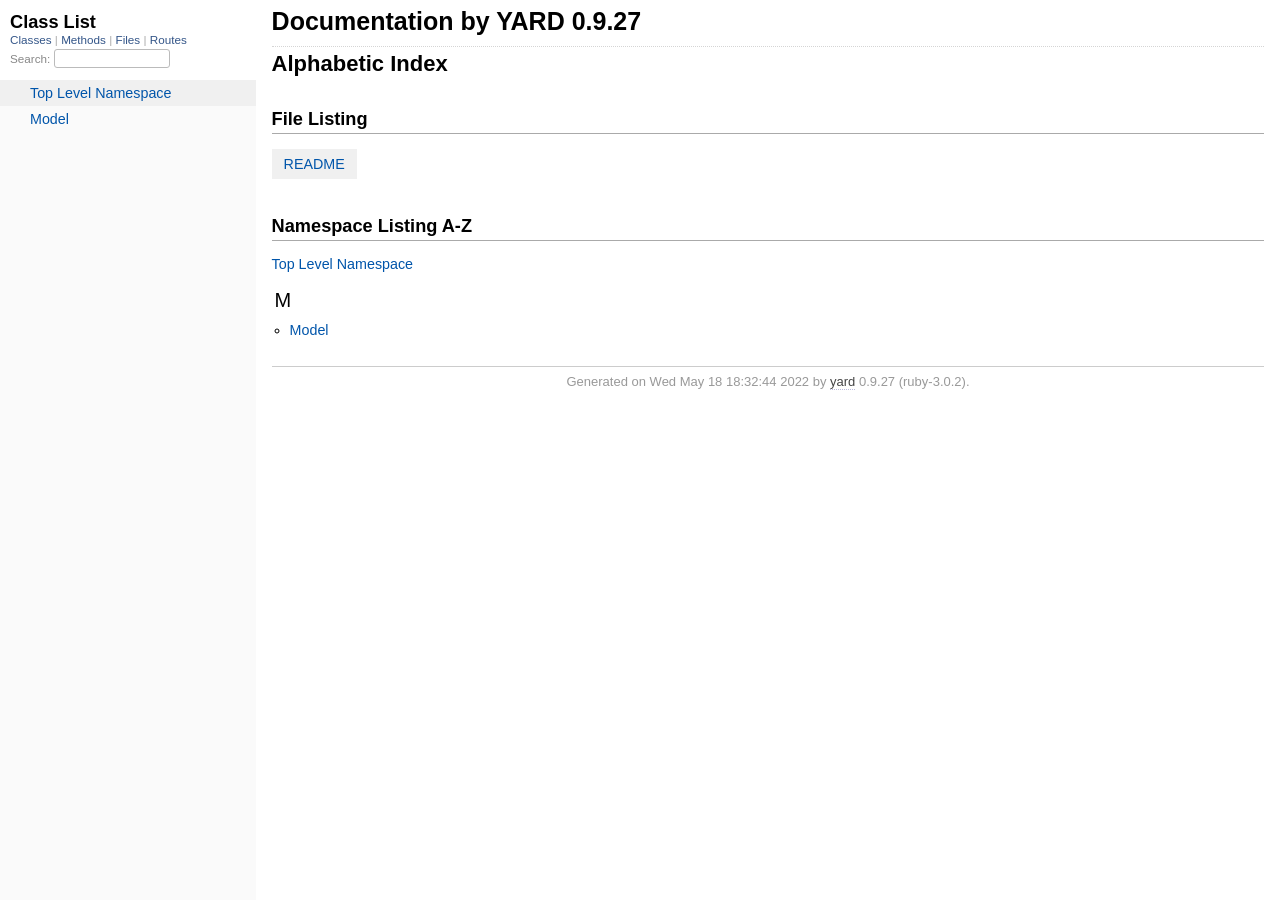
<file: doc/_index.html>
<!DOCTYPE html>
<html>
  <head>
    <meta charset="utf-8">
<meta name="viewport" content="width=device-width, initial-scale=1.0">
<title>
  Documentation by YARD 0.9.27
  
</title>

  <link rel="stylesheet" href="css/style.css" type="text/css" />

  <link rel="stylesheet" href="css/common.css" type="text/css" />

<script type="text/javascript">
  pathId = null;
  relpath = '';
</script>


  <script type="text/javascript" charset="utf-8" src="js/jquery.js"></script>

  <script type="text/javascript" charset="utf-8" src="js/app.js"></script>

  <script type="text/javascript" charset="utf-8" src="js/custom.js"></script>


  </head>
  <body>
    <div class="nav_wrap">
      <iframe id="nav" src="class_list.html?1"></iframe>
      <div id="resizer"></div>
    </div>

    <div id="main" tabindex="-1">
      <div id="header">
        <div id="menu">
  
</div>

        <div id="search">
  
    <a class="full_list_link" id="class_list_link"
        href="class_list.html">

        <svg width="24" height="24">
          <rect x="0" y="4" width="24" height="4" rx="1" ry="1"></rect>
          <rect x="0" y="12" width="24" height="4" rx="1" ry="1"></rect>
          <rect x="0" y="20" width="24" height="4" rx="1" ry="1"></rect>
        </svg>
    </a>
  
</div>
        <div class="clear"></div>
      </div>

      <div id="content"><h1 class="noborder title">Documentation by YARD 0.9.27</h1>
<div id="listing">
  <h1 class="alphaindex">Alphabetic Index</h1>
  
  <h2>File Listing</h2>
  <ul id="files" class="index_inline_list">
  
  
    <li class="r1"><a href="index.html" title="README">README</a></li>
    
  
  </ul>

<div class="clear"></div>
<h2>Namespace Listing A-Z</h2>


  <ul class="toplevel"><li><span class='object_link'><a href="top-level-namespace.html" title="Top Level Namespace (root)">Top Level Namespace</a></span></li></ul>



<table>
  <tr>
    <td valign='top' width="33%">
      
        
        <ul id="alpha_M" class="alpha">
          <li class="letter">M</li>
          <ul>
            
              <li>
                <span class='object_link'><a href="Model.html" title="Model (module)">Model</a></span>
                
              </li>
            
          </ul>
        </ul>
      
    </td>
  </tr>
</table>

</div>

</div>

      <div id="footer">
  Generated on Wed May 18 18:32:44 2022 by
  <a href="http://yardoc.org" title="Yay! A Ruby Documentation Tool" target="_parent">yard</a>
  0.9.27 (ruby-3.0.2).
</div>

    </div>
  </body>
</html>
</file>
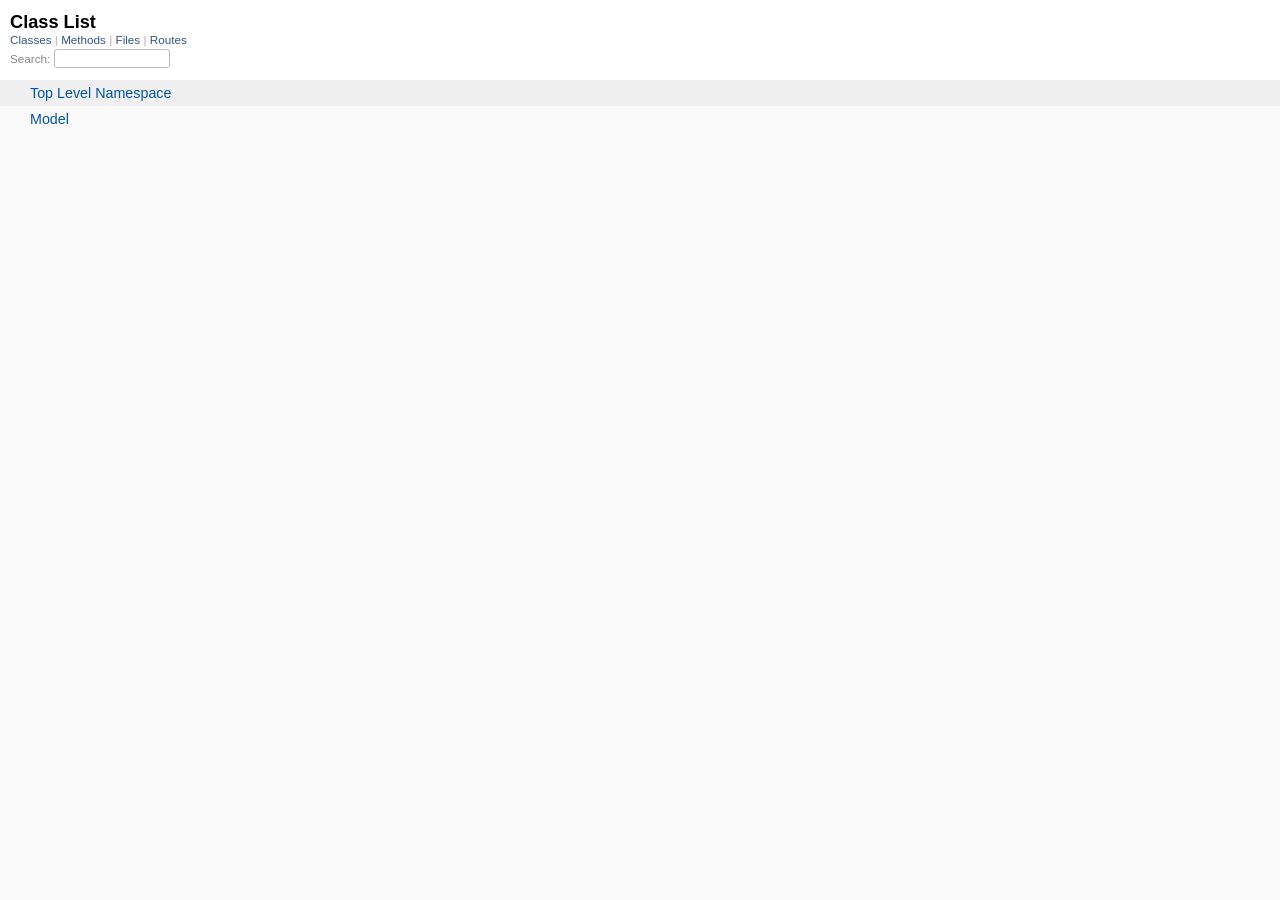
<file: doc/class_list.html>
<!DOCTYPE html>
<html>
  <head>
    <meta name="viewport" content="width=device-width, initial-scale=1.0">
    <meta charset="utf-8" />
    
      <link rel="stylesheet" href="css/full_list.css" type="text/css" media="screen" />
    
      <link rel="stylesheet" href="css/common.css" type="text/css" media="screen" />
    

    
      <script type="text/javascript" charset="utf-8" src="js/jquery.js"></script>
    
      <script type="text/javascript" charset="utf-8" src="js/full_list.js"></script>
    

    <title>Class List</title>
    <base id="base_target" target="_parent" />
  </head>
  <body>
    <div id="content">
      <div class="fixed_header">
        <h1 id="full_list_header">Class List</h1>
        <div id="full_list_nav">
          
            <span><a target="_self" href="class_list.html">
              Classes
            </a></span>
          
            <span><a target="_self" href="method_list.html">
              Methods
            </a></span>
          
            <span><a target="_self" href="file_list.html">
              Files
            </a></span>
          
            <span><a target="_self" href="route_list.html">
              Routes
            </a></span>
          
        </div>

        <div id="search">Search: <input type="text" /></div>
      </div>

      <ul id="full_list" class="class">
        <li id="object_" class="odd"><div class="item" style="padding-left:30px"><span class='object_link'><a href="top-level-namespace.html" title="Top Level Namespace (root)">Top Level Namespace</a></span></div></li>
<li id='object_Model' class='even'><div class='item' style='padding-left:30px'><span class='object_link'><a href="Model.html" title="Model (module)">Model</a></span><small class='search_info'>Top Level Namespace</small></div></li>

      </ul>
    </div>
  </body>
</html>
</file>
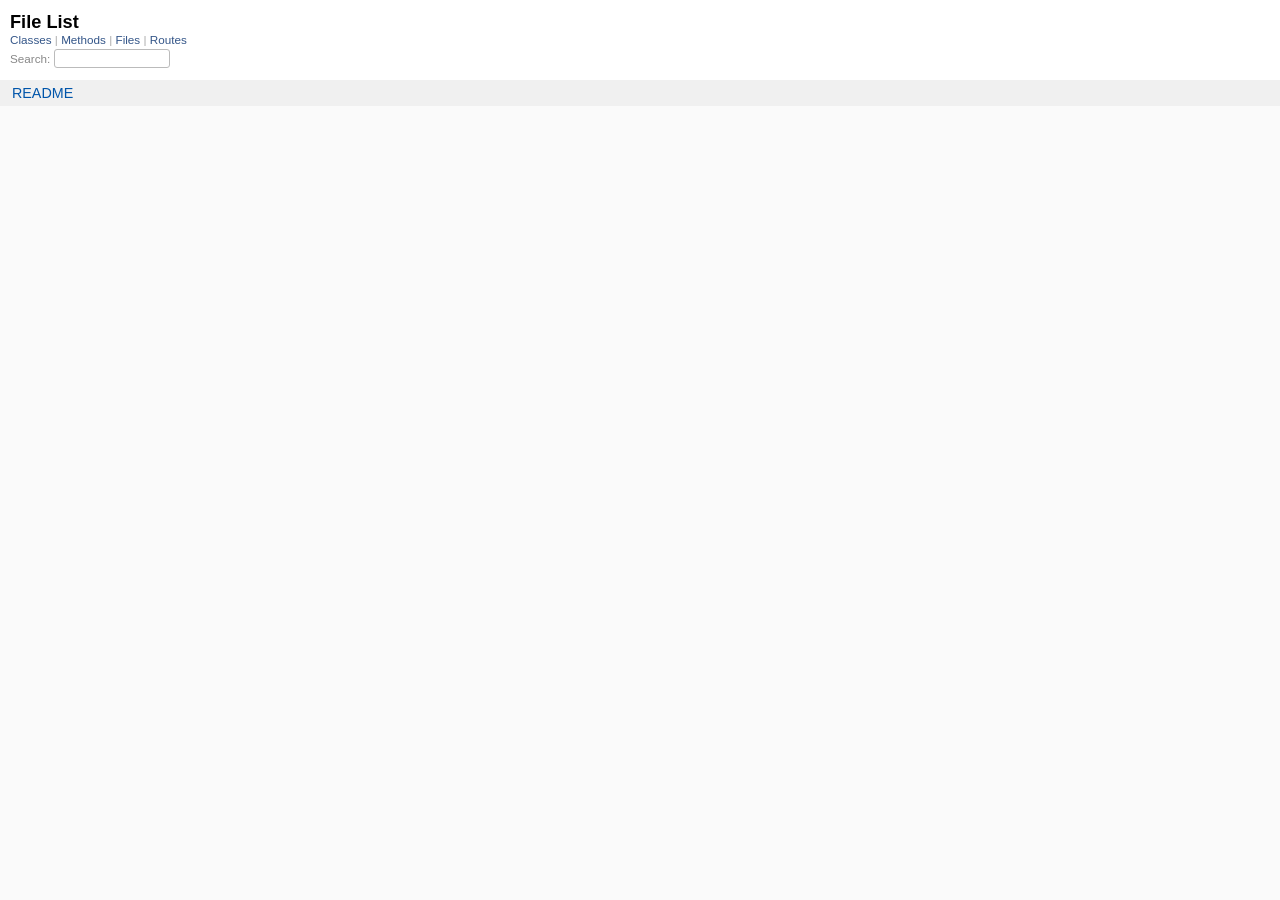
<file: doc/file_list.html>
<!DOCTYPE html>
<html>
  <head>
    <meta name="viewport" content="width=device-width, initial-scale=1.0">
    <meta charset="utf-8" />
    
      <link rel="stylesheet" href="css/full_list.css" type="text/css" media="screen" />
    
      <link rel="stylesheet" href="css/common.css" type="text/css" media="screen" />
    

    
      <script type="text/javascript" charset="utf-8" src="js/jquery.js"></script>
    
      <script type="text/javascript" charset="utf-8" src="js/full_list.js"></script>
    

    <title>File List</title>
    <base id="base_target" target="_parent" />
  </head>
  <body>
    <div id="content">
      <div class="fixed_header">
        <h1 id="full_list_header">File List</h1>
        <div id="full_list_nav">
          
            <span><a target="_self" href="class_list.html">
              Classes
            </a></span>
          
            <span><a target="_self" href="method_list.html">
              Methods
            </a></span>
          
            <span><a target="_self" href="file_list.html">
              Files
            </a></span>
          
            <span><a target="_self" href="route_list.html">
              Routes
            </a></span>
          
        </div>

        <div id="search">Search: <input type="text" /></div>
      </div>

      <ul id="full_list" class="file">
        

  <li id="object_README" class="odd">
    <div class="item"><span class="object_link"><a href="index.html" title="README">README</a></span></div>
  </li>
  


      </ul>
    </div>
  </body>
</html>
</file>
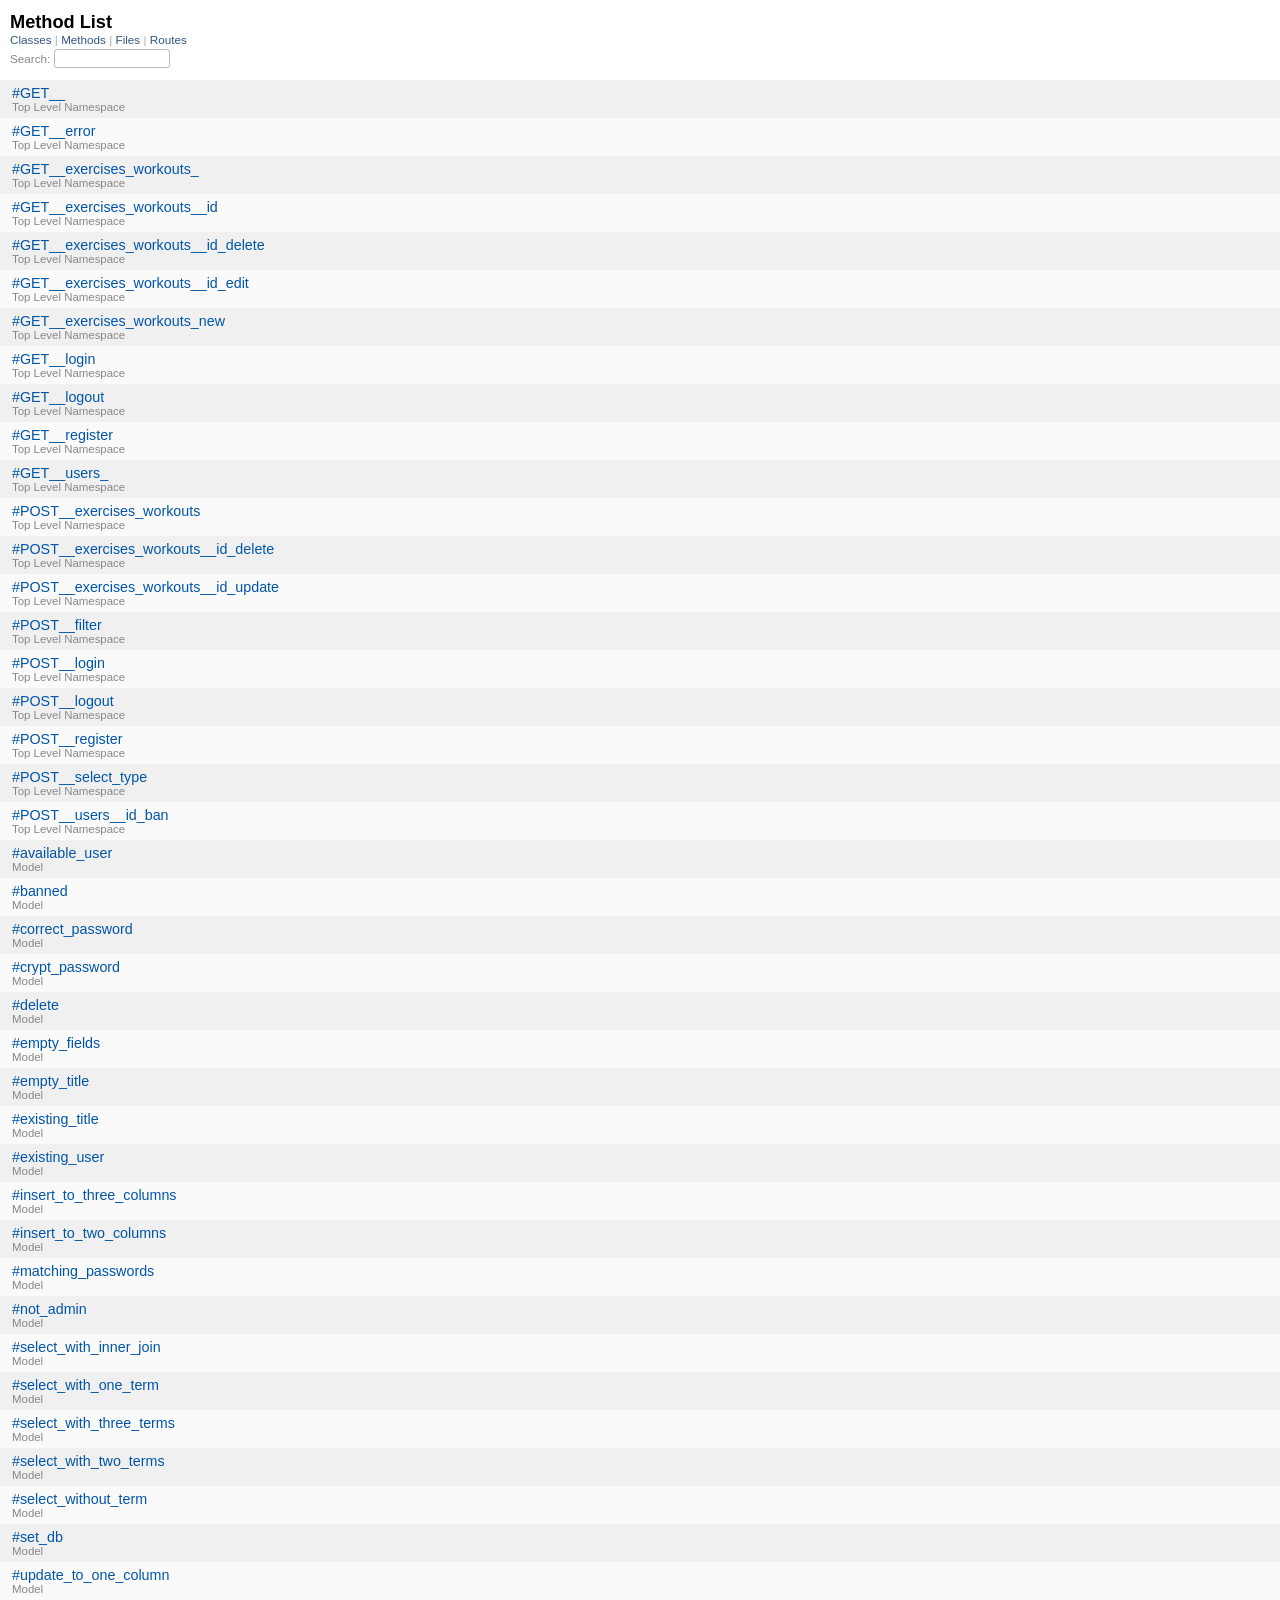
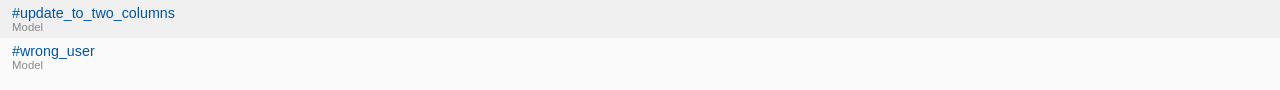
<file: doc/method_list.html>
<!DOCTYPE html>
<html>
  <head>
    <meta name="viewport" content="width=device-width, initial-scale=1.0">
    <meta charset="utf-8" />
    
      <link rel="stylesheet" href="css/full_list.css" type="text/css" media="screen" />
    
      <link rel="stylesheet" href="css/common.css" type="text/css" media="screen" />
    

    
      <script type="text/javascript" charset="utf-8" src="js/jquery.js"></script>
    
      <script type="text/javascript" charset="utf-8" src="js/full_list.js"></script>
    

    <title>Method List</title>
    <base id="base_target" target="_parent" />
  </head>
  <body>
    <div id="content">
      <div class="fixed_header">
        <h1 id="full_list_header">Method List</h1>
        <div id="full_list_nav">
          
            <span><a target="_self" href="class_list.html">
              Classes
            </a></span>
          
            <span><a target="_self" href="method_list.html">
              Methods
            </a></span>
          
            <span><a target="_self" href="file_list.html">
              Files
            </a></span>
          
            <span><a target="_self" href="route_list.html">
              Routes
            </a></span>
          
        </div>

        <div id="search">Search: <input type="text" /></div>
      </div>

      <ul id="full_list" class="method">
        

  <li class="odd ">
    <div class="item">
      <span class='object_link'><a href="top-level-namespace.html#GET__-instance_method" title="#GET__ (method)">#GET__</a></span>
      <small>Top Level Namespace</small>
    </div>
  </li>
  

  <li class="even ">
    <div class="item">
      <span class='object_link'><a href="top-level-namespace.html#GET__error-instance_method" title="#GET__error (method)">#GET__error</a></span>
      <small>Top Level Namespace</small>
    </div>
  </li>
  

  <li class="odd ">
    <div class="item">
      <span class='object_link'><a href="top-level-namespace.html#GET__exercises_workouts_-instance_method" title="#GET__exercises_workouts_ (method)">#GET__exercises_workouts_</a></span>
      <small>Top Level Namespace</small>
    </div>
  </li>
  

  <li class="even ">
    <div class="item">
      <span class='object_link'><a href="top-level-namespace.html#GET__exercises_workouts__id-instance_method" title="#GET__exercises_workouts__id (method)">#GET__exercises_workouts__id</a></span>
      <small>Top Level Namespace</small>
    </div>
  </li>
  

  <li class="odd ">
    <div class="item">
      <span class='object_link'><a href="top-level-namespace.html#GET__exercises_workouts__id_delete-instance_method" title="#GET__exercises_workouts__id_delete (method)">#GET__exercises_workouts__id_delete</a></span>
      <small>Top Level Namespace</small>
    </div>
  </li>
  

  <li class="even ">
    <div class="item">
      <span class='object_link'><a href="top-level-namespace.html#GET__exercises_workouts__id_edit-instance_method" title="#GET__exercises_workouts__id_edit (method)">#GET__exercises_workouts__id_edit</a></span>
      <small>Top Level Namespace</small>
    </div>
  </li>
  

  <li class="odd ">
    <div class="item">
      <span class='object_link'><a href="top-level-namespace.html#GET__exercises_workouts_new-instance_method" title="#GET__exercises_workouts_new (method)">#GET__exercises_workouts_new</a></span>
      <small>Top Level Namespace</small>
    </div>
  </li>
  

  <li class="even ">
    <div class="item">
      <span class='object_link'><a href="top-level-namespace.html#GET__login-instance_method" title="#GET__login (method)">#GET__login</a></span>
      <small>Top Level Namespace</small>
    </div>
  </li>
  

  <li class="odd ">
    <div class="item">
      <span class='object_link'><a href="top-level-namespace.html#GET__logout-instance_method" title="#GET__logout (method)">#GET__logout</a></span>
      <small>Top Level Namespace</small>
    </div>
  </li>
  

  <li class="even ">
    <div class="item">
      <span class='object_link'><a href="top-level-namespace.html#GET__register-instance_method" title="#GET__register (method)">#GET__register</a></span>
      <small>Top Level Namespace</small>
    </div>
  </li>
  

  <li class="odd ">
    <div class="item">
      <span class='object_link'><a href="top-level-namespace.html#GET__users_-instance_method" title="#GET__users_ (method)">#GET__users_</a></span>
      <small>Top Level Namespace</small>
    </div>
  </li>
  

  <li class="even ">
    <div class="item">
      <span class='object_link'><a href="top-level-namespace.html#POST__exercises_workouts-instance_method" title="#POST__exercises_workouts (method)">#POST__exercises_workouts</a></span>
      <small>Top Level Namespace</small>
    </div>
  </li>
  

  <li class="odd ">
    <div class="item">
      <span class='object_link'><a href="top-level-namespace.html#POST__exercises_workouts__id_delete-instance_method" title="#POST__exercises_workouts__id_delete (method)">#POST__exercises_workouts__id_delete</a></span>
      <small>Top Level Namespace</small>
    </div>
  </li>
  

  <li class="even ">
    <div class="item">
      <span class='object_link'><a href="top-level-namespace.html#POST__exercises_workouts__id_update-instance_method" title="#POST__exercises_workouts__id_update (method)">#POST__exercises_workouts__id_update</a></span>
      <small>Top Level Namespace</small>
    </div>
  </li>
  

  <li class="odd ">
    <div class="item">
      <span class='object_link'><a href="top-level-namespace.html#POST__filter-instance_method" title="#POST__filter (method)">#POST__filter</a></span>
      <small>Top Level Namespace</small>
    </div>
  </li>
  

  <li class="even ">
    <div class="item">
      <span class='object_link'><a href="top-level-namespace.html#POST__login-instance_method" title="#POST__login (method)">#POST__login</a></span>
      <small>Top Level Namespace</small>
    </div>
  </li>
  

  <li class="odd ">
    <div class="item">
      <span class='object_link'><a href="top-level-namespace.html#POST__logout-instance_method" title="#POST__logout (method)">#POST__logout</a></span>
      <small>Top Level Namespace</small>
    </div>
  </li>
  

  <li class="even ">
    <div class="item">
      <span class='object_link'><a href="top-level-namespace.html#POST__register-instance_method" title="#POST__register (method)">#POST__register</a></span>
      <small>Top Level Namespace</small>
    </div>
  </li>
  

  <li class="odd ">
    <div class="item">
      <span class='object_link'><a href="top-level-namespace.html#POST__select_type-instance_method" title="#POST__select_type (method)">#POST__select_type</a></span>
      <small>Top Level Namespace</small>
    </div>
  </li>
  

  <li class="even ">
    <div class="item">
      <span class='object_link'><a href="top-level-namespace.html#POST__users__id_ban-instance_method" title="#POST__users__id_ban (method)">#POST__users__id_ban</a></span>
      <small>Top Level Namespace</small>
    </div>
  </li>
  

  <li class="odd ">
    <div class="item">
      <span class='object_link'><a href="Model.html#available_user-instance_method" title="Model#available_user (method)">#available_user</a></span>
      <small>Model</small>
    </div>
  </li>
  

  <li class="even ">
    <div class="item">
      <span class='object_link'><a href="Model.html#banned-instance_method" title="Model#banned (method)">#banned</a></span>
      <small>Model</small>
    </div>
  </li>
  

  <li class="odd ">
    <div class="item">
      <span class='object_link'><a href="Model.html#correct_password-instance_method" title="Model#correct_password (method)">#correct_password</a></span>
      <small>Model</small>
    </div>
  </li>
  

  <li class="even ">
    <div class="item">
      <span class='object_link'><a href="Model.html#crypt_password-instance_method" title="Model#crypt_password (method)">#crypt_password</a></span>
      <small>Model</small>
    </div>
  </li>
  

  <li class="odd ">
    <div class="item">
      <span class='object_link'><a href="Model.html#delete-instance_method" title="Model#delete (method)">#delete</a></span>
      <small>Model</small>
    </div>
  </li>
  

  <li class="even ">
    <div class="item">
      <span class='object_link'><a href="Model.html#empty_fields-instance_method" title="Model#empty_fields (method)">#empty_fields</a></span>
      <small>Model</small>
    </div>
  </li>
  

  <li class="odd ">
    <div class="item">
      <span class='object_link'><a href="Model.html#empty_title-instance_method" title="Model#empty_title (method)">#empty_title</a></span>
      <small>Model</small>
    </div>
  </li>
  

  <li class="even ">
    <div class="item">
      <span class='object_link'><a href="Model.html#existing_title-instance_method" title="Model#existing_title (method)">#existing_title</a></span>
      <small>Model</small>
    </div>
  </li>
  

  <li class="odd ">
    <div class="item">
      <span class='object_link'><a href="Model.html#existing_user-instance_method" title="Model#existing_user (method)">#existing_user</a></span>
      <small>Model</small>
    </div>
  </li>
  

  <li class="even ">
    <div class="item">
      <span class='object_link'><a href="Model.html#insert_to_three_columns-instance_method" title="Model#insert_to_three_columns (method)">#insert_to_three_columns</a></span>
      <small>Model</small>
    </div>
  </li>
  

  <li class="odd ">
    <div class="item">
      <span class='object_link'><a href="Model.html#insert_to_two_columns-instance_method" title="Model#insert_to_two_columns (method)">#insert_to_two_columns</a></span>
      <small>Model</small>
    </div>
  </li>
  

  <li class="even ">
    <div class="item">
      <span class='object_link'><a href="Model.html#matching_passwords-instance_method" title="Model#matching_passwords (method)">#matching_passwords</a></span>
      <small>Model</small>
    </div>
  </li>
  

  <li class="odd ">
    <div class="item">
      <span class='object_link'><a href="Model.html#not_admin-instance_method" title="Model#not_admin (method)">#not_admin</a></span>
      <small>Model</small>
    </div>
  </li>
  

  <li class="even ">
    <div class="item">
      <span class='object_link'><a href="Model.html#select_with_inner_join-instance_method" title="Model#select_with_inner_join (method)">#select_with_inner_join</a></span>
      <small>Model</small>
    </div>
  </li>
  

  <li class="odd ">
    <div class="item">
      <span class='object_link'><a href="Model.html#select_with_one_term-instance_method" title="Model#select_with_one_term (method)">#select_with_one_term</a></span>
      <small>Model</small>
    </div>
  </li>
  

  <li class="even ">
    <div class="item">
      <span class='object_link'><a href="Model.html#select_with_three_terms-instance_method" title="Model#select_with_three_terms (method)">#select_with_three_terms</a></span>
      <small>Model</small>
    </div>
  </li>
  

  <li class="odd ">
    <div class="item">
      <span class='object_link'><a href="Model.html#select_with_two_terms-instance_method" title="Model#select_with_two_terms (method)">#select_with_two_terms</a></span>
      <small>Model</small>
    </div>
  </li>
  

  <li class="even ">
    <div class="item">
      <span class='object_link'><a href="Model.html#select_without_term-instance_method" title="Model#select_without_term (method)">#select_without_term</a></span>
      <small>Model</small>
    </div>
  </li>
  

  <li class="odd ">
    <div class="item">
      <span class='object_link'><a href="Model.html#set_db-instance_method" title="Model#set_db (method)">#set_db</a></span>
      <small>Model</small>
    </div>
  </li>
  

  <li class="even ">
    <div class="item">
      <span class='object_link'><a href="Model.html#update_to_one_column-instance_method" title="Model#update_to_one_column (method)">#update_to_one_column</a></span>
      <small>Model</small>
    </div>
  </li>
  

  <li class="odd ">
    <div class="item">
      <span class='object_link'><a href="Model.html#update_to_two_columns-instance_method" title="Model#update_to_two_columns (method)">#update_to_two_columns</a></span>
      <small>Model</small>
    </div>
  </li>
  

  <li class="even ">
    <div class="item">
      <span class='object_link'><a href="Model.html#wrong_user-instance_method" title="Model#wrong_user (method)">#wrong_user</a></span>
      <small>Model</small>
    </div>
  </li>
  


      </ul>
    </div>
  </body>
</html>
</file>
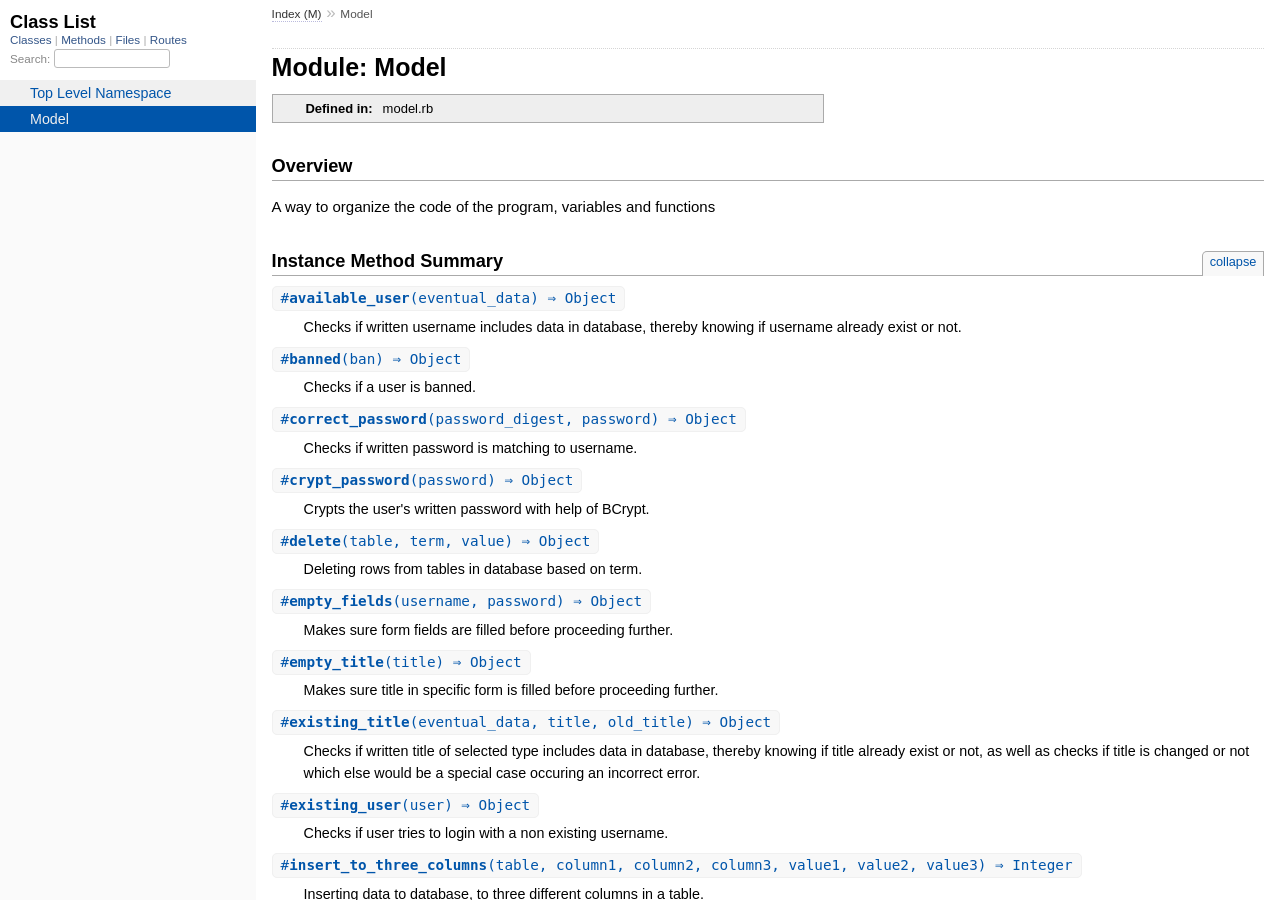
<file: doc/Model.html>
<!DOCTYPE html>
<html>
  <head>
    <meta charset="utf-8">
<meta name="viewport" content="width=device-width, initial-scale=1.0">
<title>
  Module: Model
  
    &mdash; Documentation by YARD 0.9.27
  
</title>

  <link rel="stylesheet" href="css/style.css" type="text/css" />

  <link rel="stylesheet" href="css/common.css" type="text/css" />

<script type="text/javascript">
  pathId = "Model";
  relpath = '';
</script>


  <script type="text/javascript" charset="utf-8" src="js/jquery.js"></script>

  <script type="text/javascript" charset="utf-8" src="js/app.js"></script>

  <script type="text/javascript" charset="utf-8" src="js/custom.js"></script>


  </head>
  <body>
    <div class="nav_wrap">
      <iframe id="nav" src="class_list.html?1"></iframe>
      <div id="resizer"></div>
    </div>

    <div id="main" tabindex="-1">
      <div id="header">
        <div id="menu">
  
    <a href="_index.html">Index (M)</a> &raquo;
    
    
    <span class="title">Model</span>
  
</div>

        <div id="search">
  
    <a class="full_list_link" id="class_list_link"
        href="class_list.html">

        <svg width="24" height="24">
          <rect x="0" y="4" width="24" height="4" rx="1" ry="1"></rect>
          <rect x="0" y="12" width="24" height="4" rx="1" ry="1"></rect>
          <rect x="0" y="20" width="24" height="4" rx="1" ry="1"></rect>
        </svg>
    </a>
  
</div>
        <div class="clear"></div>
      </div>

      <div id="content"><h1>Module: Model
  
  
  
</h1>
<div class="box_info">
  

  
  
  
  
  

  

  
  <dl>
    <dt>Defined in:</dt>
    <dd>model.rb</dd>
  </dl>
  
</div>

<h2>Overview</h2><div class="docstring">
  <div class="discussion">
    
<p>A way to organize the code of the program, variables and functions</p>


  </div>
</div>
<div class="tags">
  



</div>






  
    <h2>
      Instance Method Summary
      <small><a href="#" class="summary_toggle">collapse</a></small>
    </h2>

    <ul class="summary">
      
        <li class="public ">
  <span class="summary_signature">
    
      <a href="#available_user-instance_method" title="#available_user (instance method)">#<strong>available_user</strong>(eventual_data)  &#x21d2; Object </a>
    

    
  </span>
  
  
  
  
  
  
  

  
    <span class="summary_desc"><div class='inline'>
<p>Checks if written username includes data in database, thereby knowing if username already exist or not.</p>
</div></span>
  
</li>

      
        <li class="public ">
  <span class="summary_signature">
    
      <a href="#banned-instance_method" title="#banned (instance method)">#<strong>banned</strong>(ban)  &#x21d2; Object </a>
    

    
  </span>
  
  
  
  
  
  
  

  
    <span class="summary_desc"><div class='inline'>
<p>Checks if a user is banned.</p>
</div></span>
  
</li>

      
        <li class="public ">
  <span class="summary_signature">
    
      <a href="#correct_password-instance_method" title="#correct_password (instance method)">#<strong>correct_password</strong>(password_digest, password)  &#x21d2; Object </a>
    

    
  </span>
  
  
  
  
  
  
  

  
    <span class="summary_desc"><div class='inline'>
<p>Checks if written password is matching to username.</p>
</div></span>
  
</li>

      
        <li class="public ">
  <span class="summary_signature">
    
      <a href="#crypt_password-instance_method" title="#crypt_password (instance method)">#<strong>crypt_password</strong>(password)  &#x21d2; Object </a>
    

    
  </span>
  
  
  
  
  
  
  

  
    <span class="summary_desc"><div class='inline'>
<p>Crypts the user&#39;s written password with help of BCrypt.</p>
</div></span>
  
</li>

      
        <li class="public ">
  <span class="summary_signature">
    
      <a href="#delete-instance_method" title="#delete (instance method)">#<strong>delete</strong>(table, term, value)  &#x21d2; Object </a>
    

    
  </span>
  
  
  
  
  
  
  

  
    <span class="summary_desc"><div class='inline'>
<p>Deleting rows from tables in database based on term.</p>
</div></span>
  
</li>

      
        <li class="public ">
  <span class="summary_signature">
    
      <a href="#empty_fields-instance_method" title="#empty_fields (instance method)">#<strong>empty_fields</strong>(username, password)  &#x21d2; Object </a>
    

    
  </span>
  
  
  
  
  
  
  

  
    <span class="summary_desc"><div class='inline'>
<p>Makes sure form fields are filled before proceeding further.</p>
</div></span>
  
</li>

      
        <li class="public ">
  <span class="summary_signature">
    
      <a href="#empty_title-instance_method" title="#empty_title (instance method)">#<strong>empty_title</strong>(title)  &#x21d2; Object </a>
    

    
  </span>
  
  
  
  
  
  
  

  
    <span class="summary_desc"><div class='inline'>
<p>Makes sure title in specific form is filled before proceeding further.</p>
</div></span>
  
</li>

      
        <li class="public ">
  <span class="summary_signature">
    
      <a href="#existing_title-instance_method" title="#existing_title (instance method)">#<strong>existing_title</strong>(eventual_data, title, old_title)  &#x21d2; Object </a>
    

    
  </span>
  
  
  
  
  
  
  

  
    <span class="summary_desc"><div class='inline'>
<p>Checks if written title of selected type includes data in database, thereby knowing if title already exist or not, as well as checks if title is changed or not which else would be a special case occuring an incorrect error.</p>
</div></span>
  
</li>

      
        <li class="public ">
  <span class="summary_signature">
    
      <a href="#existing_user-instance_method" title="#existing_user (instance method)">#<strong>existing_user</strong>(user)  &#x21d2; Object </a>
    

    
  </span>
  
  
  
  
  
  
  

  
    <span class="summary_desc"><div class='inline'>
<p>Checks if user tries to login with a non existing username.</p>
</div></span>
  
</li>

      
        <li class="public ">
  <span class="summary_signature">
    
      <a href="#insert_to_three_columns-instance_method" title="#insert_to_three_columns (instance method)">#<strong>insert_to_three_columns</strong>(table, column1, column2, column3, value1, value2, value3)  &#x21d2; Integer </a>
    

    
  </span>
  
  
  
  
  
  
  

  
    <span class="summary_desc"><div class='inline'>
<p>Inserting data to database, to three different columns in a table.</p>
</div></span>
  
</li>

      
        <li class="public ">
  <span class="summary_signature">
    
      <a href="#insert_to_two_columns-instance_method" title="#insert_to_two_columns (instance method)">#<strong>insert_to_two_columns</strong>(table, column1, column2, value1, value2)  &#x21d2; Object </a>
    

    
  </span>
  
  
  
  
  
  
  

  
    <span class="summary_desc"><div class='inline'>
<p>Inserting data to database, to two different columns in a table.</p>
</div></span>
  
</li>

      
        <li class="public ">
  <span class="summary_signature">
    
      <a href="#matching_passwords-instance_method" title="#matching_passwords (instance method)">#<strong>matching_passwords</strong>(password, password_confirm)  &#x21d2; Object </a>
    

    
  </span>
  
  
  
  
  
  
  

  
    <span class="summary_desc"><div class='inline'>
<p>Checks if both written passwords in register form match with each other.</p>
</div></span>
  
</li>

      
        <li class="public ">
  <span class="summary_signature">
    
      <a href="#not_admin-instance_method" title="#not_admin (instance method)">#<strong>not_admin</strong>(user_id)  &#x21d2; Object </a>
    

    
  </span>
  
  
  
  
  
  
  

  
    <span class="summary_desc"><div class='inline'>
<p>Checks if the current user is not admin by comparing id.</p>
</div></span>
  
</li>

      
        <li class="public ">
  <span class="summary_signature">
    
      <a href="#select_with_inner_join-instance_method" title="#select_with_inner_join (instance method)">#<strong>select_with_inner_join</strong>(prime_column, table1, table2, column1, column2, column3, value)  &#x21d2; Hash </a>
    

    
  </span>
  
  
  
  
  
  
  

  
    <span class="summary_desc"><div class='inline'>
<p>When data is known from one table but no data is known from the relevant table, the two tables are comparing each other&#39;s information to get relevant data from relevant table.</p>
</div></span>
  
</li>

      
        <li class="public ">
  <span class="summary_signature">
    
      <a href="#select_with_one_term-instance_method" title="#select_with_one_term (instance method)">#<strong>select_with_one_term</strong>(column, table, term, value)  &#x21d2; Hash </a>
    

    
  </span>
  
  
  
  
  
  
  

  
    <span class="summary_desc"><div class='inline'>
<p>Selects data from a column in a database table based on term.</p>
</div></span>
  
</li>

      
        <li class="public ">
  <span class="summary_signature">
    
      <a href="#select_with_three_terms-instance_method" title="#select_with_three_terms (instance method)">#<strong>select_with_three_terms</strong>(column, table, term1, term2, term3, value1, value2, value3)  &#x21d2; Array </a>
    

    
  </span>
  
  
  
  
  
  
  

  
    <span class="summary_desc"><div class='inline'>
<p>Selects data from a column in a database table based on three terms.</p>
</div></span>
  
</li>

      
        <li class="public ">
  <span class="summary_signature">
    
      <a href="#select_with_two_terms-instance_method" title="#select_with_two_terms (instance method)">#<strong>select_with_two_terms</strong>(column, table, term1, term2, value1, value2)  &#x21d2; Hash </a>
    

    
  </span>
  
  
  
  
  
  
  

  
    <span class="summary_desc"><div class='inline'>
<p>Selects data from a column in a database table based on two terms.</p>
</div></span>
  
</li>

      
        <li class="public ">
  <span class="summary_signature">
    
      <a href="#select_without_term-instance_method" title="#select_without_term (instance method)">#<strong>select_without_term</strong>(column, table)  &#x21d2; Hash </a>
    

    
  </span>
  
  
  
  
  
  
  

  
    <span class="summary_desc"><div class='inline'>
<p>Selects data from a column in a database table, in this case all title of muscle groups from its table.</p>
</div></span>
  
</li>

      
        <li class="public ">
  <span class="summary_signature">
    
      <a href="#set_db-instance_method" title="#set_db (instance method)">#<strong>set_db</strong>  &#x21d2; Object </a>
    

    
  </span>
  
  
  
  
  
  
  

  
    <span class="summary_desc"><div class='inline'>
<p>Connects to database which makes it open to modify to and from.</p>
</div></span>
  
</li>

      
        <li class="public ">
  <span class="summary_signature">
    
      <a href="#update_to_one_column-instance_method" title="#update_to_one_column (instance method)">#<strong>update_to_one_column</strong>(table, column1, term, value1, value2)  &#x21d2; Object </a>
    

    
  </span>
  
  
  
  
  
  
  

  
    <span class="summary_desc"><div class='inline'>
<p>Updates data in one specific column in table based on term.</p>
</div></span>
  
</li>

      
        <li class="public ">
  <span class="summary_signature">
    
      <a href="#update_to_two_columns-instance_method" title="#update_to_two_columns (instance method)">#<strong>update_to_two_columns</strong>(table, column1, column2, term, value1, value2, value3)  &#x21d2; Object </a>
    

    
  </span>
  
  
  
  
  
  
  

  
    <span class="summary_desc"><div class='inline'>
<p>Updates data in two specific columns in table based on term.</p>
</div></span>
  
</li>

      
        <li class="public ">
  <span class="summary_signature">
    
      <a href="#wrong_user-instance_method" title="#wrong_user (instance method)">#<strong>wrong_user</strong>(id, user_id)  &#x21d2; Object </a>
    

    
  </span>
  
  
  
  
  
  
  

  
    <span class="summary_desc"><div class='inline'>
<p>Comparing the owner of the selected type&#39;s id with the inlogged user&#39;s id.</p>
</div></span>
  
</li>

      
    </ul>
  



  <div id="instance_method_details" class="method_details_list">
    <h2>Instance Method Details</h2>

    
      <div class="method_details first">
  <h3 class="signature first" id="available_user-instance_method">
  
    #<strong>available_user</strong>(eventual_data)  &#x21d2; <tt>Object</tt> 
  

  

  
</h3><div class="docstring">
  <div class="discussion">
    
<p>Checks if written username includes data in database, thereby knowing if username already exist or not</p>


  </div>
</div>
<div class="tags">
  



</div><table class="source_code">
  <tr>
    <td>
      <pre class="lines">


4
5
6</pre>
    </td>
    <td>
      <pre class="code"><span class="info file"># File 'model.rb', line 4</span>

<span class='kw'>def</span> <span class='id identifier rubyid_available_user'>available_user</span><span class='lparen'>(</span><span class='id identifier rubyid_eventual_data'>eventual_data</span><span class='rparen'>)</span>
    <span class='id identifier rubyid_eventual_data'>eventual_data</span> <span class='op'>!=</span> <span class='lbracket'>[</span><span class='rbracket'>]</span>
<span class='kw'>end</span></pre>
    </td>
  </tr>
</table>
</div>
    
      <div class="method_details ">
  <h3 class="signature " id="banned-instance_method">
  
    #<strong>banned</strong>(ban)  &#x21d2; <tt>Object</tt> 
  

  

  
</h3><div class="docstring">
  <div class="discussion">
    
<p>Checks if a user is banned</p>


  </div>
</div>
<div class="tags">
  



</div><table class="source_code">
  <tr>
    <td>
      <pre class="lines">


10
11
12</pre>
    </td>
    <td>
      <pre class="code"><span class="info file"># File 'model.rb', line 10</span>

<span class='kw'>def</span> <span class='id identifier rubyid_banned'>banned</span><span class='lparen'>(</span><span class='id identifier rubyid_ban'>ban</span><span class='rparen'>)</span>
    <span class='id identifier rubyid_ban'>ban</span> <span class='op'>==</span> <span class='int'>1</span>
<span class='kw'>end</span></pre>
    </td>
  </tr>
</table>
</div>
    
      <div class="method_details ">
  <h3 class="signature " id="correct_password-instance_method">
  
    #<strong>correct_password</strong>(password_digest, password)  &#x21d2; <tt>Object</tt> 
  

  

  
</h3><div class="docstring">
  <div class="discussion">
    
<p>Checks if written password is matching to username</p>


  </div>
</div>
<div class="tags">
  



</div><table class="source_code">
  <tr>
    <td>
      <pre class="lines">


16
17
18</pre>
    </td>
    <td>
      <pre class="code"><span class="info file"># File 'model.rb', line 16</span>

<span class='kw'>def</span> <span class='id identifier rubyid_correct_password'>correct_password</span><span class='lparen'>(</span><span class='id identifier rubyid_password_digest'>password_digest</span><span class='comma'>,</span><span class='id identifier rubyid_password'>password</span><span class='rparen'>)</span>
    <span class='const'>BCrypt</span><span class='op'>::</span><span class='const'>Password</span><span class='period'>.</span><span class='id identifier rubyid_new'>new</span><span class='lparen'>(</span><span class='id identifier rubyid_password_digest'>password_digest</span><span class='rparen'>)</span> <span class='op'>!=</span> <span class='id identifier rubyid_password'>password</span>
<span class='kw'>end</span></pre>
    </td>
  </tr>
</table>
</div>
    
      <div class="method_details ">
  <h3 class="signature " id="crypt_password-instance_method">
  
    #<strong>crypt_password</strong>(password)  &#x21d2; <tt>Object</tt> 
  

  

  
</h3><div class="docstring">
  <div class="discussion">
    
<p>Crypts the user&#39;s written password with help of BCrypt</p>


  </div>
</div>
<div class="tags">
  



</div><table class="source_code">
  <tr>
    <td>
      <pre class="lines">


22
23
24</pre>
    </td>
    <td>
      <pre class="code"><span class="info file"># File 'model.rb', line 22</span>

<span class='kw'>def</span> <span class='id identifier rubyid_crypt_password'>crypt_password</span><span class='lparen'>(</span><span class='id identifier rubyid_password'>password</span><span class='rparen'>)</span>
    <span class='const'>BCrypt</span><span class='op'>::</span><span class='const'>Password</span><span class='period'>.</span><span class='id identifier rubyid_create'>create</span><span class='lparen'>(</span><span class='id identifier rubyid_password'>password</span><span class='rparen'>)</span>
<span class='kw'>end</span></pre>
    </td>
  </tr>
</table>
</div>
    
      <div class="method_details ">
  <h3 class="signature " id="delete-instance_method">
  
    #<strong>delete</strong>(table, term, value)  &#x21d2; <tt>Object</tt> 
  

  

  
</h3><div class="docstring">
  <div class="discussion">
    
<p>Deleting rows from tables in database based on term</p>


  </div>
</div>
<div class="tags">
  



</div><table class="source_code">
  <tr>
    <td>
      <pre class="lines">


28
29
30</pre>
    </td>
    <td>
      <pre class="code"><span class="info file"># File 'model.rb', line 28</span>

<span class='kw'>def</span> <span class='id identifier rubyid_delete'>delete</span><span class='lparen'>(</span><span class='id identifier rubyid_table'>table</span><span class='comma'>,</span><span class='id identifier rubyid_term'>term</span><span class='comma'>,</span><span class='id identifier rubyid_value'>value</span><span class='rparen'>)</span>
    <span class='ivar'>@db</span><span class='period'>.</span><span class='id identifier rubyid_execute'>execute</span><span class='lparen'>(</span><span class='tstring'><span class='tstring_beg'>&quot;</span><span class='tstring_content'>DELETE FROM </span><span class='embexpr_beg'>#{</span><span class='id identifier rubyid_table'>table</span><span class='embexpr_end'>}</span><span class='tstring_content'> WHERE </span><span class='embexpr_beg'>#{</span><span class='id identifier rubyid_term'>term</span><span class='embexpr_end'>}</span><span class='tstring_content'> = ?</span><span class='tstring_end'>&quot;</span></span><span class='comma'>,</span><span class='id identifier rubyid_value'>value</span><span class='rparen'>)</span>
<span class='kw'>end</span></pre>
    </td>
  </tr>
</table>
</div>
    
      <div class="method_details ">
  <h3 class="signature " id="empty_fields-instance_method">
  
    #<strong>empty_fields</strong>(username, password)  &#x21d2; <tt>Object</tt> 
  

  

  
</h3><div class="docstring">
  <div class="discussion">
    
<p>Makes sure form fields are filled before proceeding further</p>


  </div>
</div>
<div class="tags">
  



</div><table class="source_code">
  <tr>
    <td>
      <pre class="lines">


34
35
36</pre>
    </td>
    <td>
      <pre class="code"><span class="info file"># File 'model.rb', line 34</span>

<span class='kw'>def</span> <span class='id identifier rubyid_empty_fields'>empty_fields</span><span class='lparen'>(</span><span class='id identifier rubyid_username'>username</span><span class='comma'>,</span><span class='id identifier rubyid_password'>password</span><span class='rparen'>)</span>
    <span class='id identifier rubyid_username'>username</span> <span class='op'>==</span> <span class='tstring'><span class='tstring_beg'>&quot;</span><span class='tstring_end'>&quot;</span></span> <span class='kw'>or</span> <span class='id identifier rubyid_password'>password</span> <span class='op'>==</span> <span class='tstring'><span class='tstring_beg'>&quot;</span><span class='tstring_end'>&quot;</span></span>
<span class='kw'>end</span></pre>
    </td>
  </tr>
</table>
</div>
    
      <div class="method_details ">
  <h3 class="signature " id="empty_title-instance_method">
  
    #<strong>empty_title</strong>(title)  &#x21d2; <tt>Object</tt> 
  

  

  
</h3><div class="docstring">
  <div class="discussion">
    
<p>Makes sure title in specific form is filled before proceeding further</p>


  </div>
</div>
<div class="tags">
  



</div><table class="source_code">
  <tr>
    <td>
      <pre class="lines">


40
41
42</pre>
    </td>
    <td>
      <pre class="code"><span class="info file"># File 'model.rb', line 40</span>

<span class='kw'>def</span> <span class='id identifier rubyid_empty_title'>empty_title</span><span class='lparen'>(</span><span class='id identifier rubyid_title'>title</span><span class='rparen'>)</span>
    <span class='id identifier rubyid_title'>title</span> <span class='op'>==</span> <span class='tstring'><span class='tstring_beg'>&quot;</span><span class='tstring_end'>&quot;</span></span>
<span class='kw'>end</span></pre>
    </td>
  </tr>
</table>
</div>
    
      <div class="method_details ">
  <h3 class="signature " id="existing_title-instance_method">
  
    #<strong>existing_title</strong>(eventual_data, title, old_title)  &#x21d2; <tt>Object</tt> 
  

  

  
</h3><div class="docstring">
  <div class="discussion">
    
<p>Checks if written title of selected type includes data in database, thereby knowing if title already exist or not, as well as checks if title is changed or not which else would be a special case occuring an incorrect error</p>


  </div>
</div>
<div class="tags">
  



</div><table class="source_code">
  <tr>
    <td>
      <pre class="lines">


46
47
48</pre>
    </td>
    <td>
      <pre class="code"><span class="info file"># File 'model.rb', line 46</span>

<span class='kw'>def</span> <span class='id identifier rubyid_existing_title'>existing_title</span><span class='lparen'>(</span><span class='id identifier rubyid_eventual_data'>eventual_data</span><span class='comma'>,</span><span class='id identifier rubyid_title'>title</span><span class='comma'>,</span><span class='id identifier rubyid_old_title'>old_title</span><span class='rparen'>)</span>
    <span class='id identifier rubyid_eventual_data'>eventual_data</span> <span class='op'>!=</span> <span class='lbracket'>[</span><span class='rbracket'>]</span> <span class='op'>&amp;&amp;</span> <span class='id identifier rubyid_title'>title</span> <span class='op'>!=</span> <span class='id identifier rubyid_old_title'>old_title</span>
<span class='kw'>end</span></pre>
    </td>
  </tr>
</table>
</div>
    
      <div class="method_details ">
  <h3 class="signature " id="existing_user-instance_method">
  
    #<strong>existing_user</strong>(user)  &#x21d2; <tt>Object</tt> 
  

  

  
</h3><div class="docstring">
  <div class="discussion">
    
<p>Checks if user tries to login with a non existing username</p>


  </div>
</div>
<div class="tags">
  



</div><table class="source_code">
  <tr>
    <td>
      <pre class="lines">


52
53
54</pre>
    </td>
    <td>
      <pre class="code"><span class="info file"># File 'model.rb', line 52</span>

<span class='kw'>def</span> <span class='id identifier rubyid_existing_user'>existing_user</span><span class='lparen'>(</span><span class='id identifier rubyid_user'>user</span><span class='rparen'>)</span>
    <span class='id identifier rubyid_user'>user</span> <span class='op'>==</span> <span class='kw'>nil</span>
<span class='kw'>end</span></pre>
    </td>
  </tr>
</table>
</div>
    
      <div class="method_details ">
  <h3 class="signature " id="insert_to_three_columns-instance_method">
  
    #<strong>insert_to_three_columns</strong>(table, column1, column2, column3, value1, value2, value3)  &#x21d2; <tt>Integer</tt> 
  

  

  
</h3><div class="docstring">
  <div class="discussion">
    
<p>Inserting data to database, to three different columns in a table</p>


  </div>
</div>
<div class="tags">
  
<p class="tag_title">Returns:</p>
<ul class="return">
  
    <li>
      
      
        <span class='type'>(<tt>Integer</tt>)</span>
      
      
      
    </li>
  
</ul>



</div><table class="source_code">
  <tr>
    <td>
      <pre class="lines">


67
68
69
70</pre>
    </td>
    <td>
      <pre class="code"><span class="info file"># File 'model.rb', line 67</span>

<span class='kw'>def</span> <span class='id identifier rubyid_insert_to_three_columns'>insert_to_three_columns</span><span class='lparen'>(</span><span class='id identifier rubyid_table'>table</span><span class='comma'>,</span><span class='id identifier rubyid_column1'>column1</span><span class='comma'>,</span><span class='id identifier rubyid_column2'>column2</span><span class='comma'>,</span><span class='id identifier rubyid_column3'>column3</span><span class='comma'>,</span><span class='id identifier rubyid_value1'>value1</span><span class='comma'>,</span><span class='id identifier rubyid_value2'>value2</span><span class='comma'>,</span><span class='id identifier rubyid_value3'>value3</span><span class='rparen'>)</span>
    <span class='ivar'>@db</span><span class='period'>.</span><span class='id identifier rubyid_execute'>execute</span><span class='lparen'>(</span><span class='tstring'><span class='tstring_beg'>&quot;</span><span class='tstring_content'>INSERT INTO </span><span class='embexpr_beg'>#{</span><span class='id identifier rubyid_table'>table</span><span class='embexpr_end'>}</span><span class='tstring_content'> (</span><span class='embexpr_beg'>#{</span><span class='id identifier rubyid_column1'>column1</span><span class='embexpr_end'>}</span><span class='tstring_content'>,</span><span class='embexpr_beg'>#{</span><span class='id identifier rubyid_column2'>column2</span><span class='embexpr_end'>}</span><span class='tstring_content'>,</span><span class='embexpr_beg'>#{</span><span class='id identifier rubyid_column3'>column3</span><span class='embexpr_end'>}</span><span class='tstring_content'>) VALUES (?,?,?)</span><span class='tstring_end'>&quot;</span></span><span class='comma'>,</span><span class='id identifier rubyid_value1'>value1</span><span class='comma'>,</span><span class='id identifier rubyid_value2'>value2</span><span class='comma'>,</span><span class='id identifier rubyid_value3'>value3</span><span class='rparen'>)</span>
    <span class='kw'>return</span> <span class='ivar'>@db</span><span class='period'>.</span><span class='id identifier rubyid_last_insert_row_id'>last_insert_row_id</span>
<span class='kw'>end</span></pre>
    </td>
  </tr>
</table>
</div>
    
      <div class="method_details ">
  <h3 class="signature " id="insert_to_two_columns-instance_method">
  
    #<strong>insert_to_two_columns</strong>(table, column1, column2, value1, value2)  &#x21d2; <tt>Object</tt> 
  

  

  
</h3><div class="docstring">
  <div class="discussion">
    
<p>Inserting data to database, to two different columns in a table</p>


  </div>
</div>
<div class="tags">
  



</div><table class="source_code">
  <tr>
    <td>
      <pre class="lines">


58
59
60
61</pre>
    </td>
    <td>
      <pre class="code"><span class="info file"># File 'model.rb', line 58</span>

<span class='kw'>def</span> <span class='id identifier rubyid_insert_to_two_columns'>insert_to_two_columns</span><span class='lparen'>(</span><span class='id identifier rubyid_table'>table</span><span class='comma'>,</span><span class='id identifier rubyid_column1'>column1</span><span class='comma'>,</span><span class='id identifier rubyid_column2'>column2</span><span class='comma'>,</span><span class='id identifier rubyid_value1'>value1</span><span class='comma'>,</span><span class='id identifier rubyid_value2'>value2</span><span class='rparen'>)</span>
    <span class='ivar'>@db</span><span class='period'>.</span><span class='id identifier rubyid_execute'>execute</span><span class='lparen'>(</span><span class='tstring'><span class='tstring_beg'>&quot;</span><span class='tstring_content'>INSERT INTO </span><span class='embexpr_beg'>#{</span><span class='id identifier rubyid_table'>table</span><span class='embexpr_end'>}</span><span class='tstring_content'> (</span><span class='embexpr_beg'>#{</span><span class='id identifier rubyid_column1'>column1</span><span class='embexpr_end'>}</span><span class='tstring_content'>,</span><span class='embexpr_beg'>#{</span><span class='id identifier rubyid_column2'>column2</span><span class='embexpr_end'>}</span><span class='tstring_content'>) VALUES (?,?)</span><span class='tstring_end'>&quot;</span></span><span class='comma'>,</span><span class='id identifier rubyid_value1'>value1</span><span class='comma'>,</span><span class='id identifier rubyid_value2'>value2</span><span class='rparen'>)</span>
    <span class='kw'>return</span> <span class='kw'>nil</span>
<span class='kw'>end</span></pre>
    </td>
  </tr>
</table>
</div>
    
      <div class="method_details ">
  <h3 class="signature " id="matching_passwords-instance_method">
  
    #<strong>matching_passwords</strong>(password, password_confirm)  &#x21d2; <tt>Object</tt> 
  

  

  
</h3><div class="docstring">
  <div class="discussion">
    
<p>Checks if both written passwords in register form match with each other</p>


  </div>
</div>
<div class="tags">
  



</div><table class="source_code">
  <tr>
    <td>
      <pre class="lines">


80
81
82</pre>
    </td>
    <td>
      <pre class="code"><span class="info file"># File 'model.rb', line 80</span>

<span class='kw'>def</span> <span class='id identifier rubyid_matching_passwords'>matching_passwords</span><span class='lparen'>(</span><span class='id identifier rubyid_password'>password</span><span class='comma'>,</span><span class='id identifier rubyid_password_confirm'>password_confirm</span><span class='rparen'>)</span>
    <span class='id identifier rubyid_password'>password</span> <span class='op'>!=</span> <span class='id identifier rubyid_password_confirm'>password_confirm</span>
<span class='kw'>end</span></pre>
    </td>
  </tr>
</table>
</div>
    
      <div class="method_details ">
  <h3 class="signature " id="not_admin-instance_method">
  
    #<strong>not_admin</strong>(user_id)  &#x21d2; <tt>Object</tt> 
  

  

  
</h3><div class="docstring">
  <div class="discussion">
    
<p>Checks if the current user is not admin by comparing id</p>


  </div>
</div>
<div class="tags">
  



</div><table class="source_code">
  <tr>
    <td>
      <pre class="lines">


74
75
76</pre>
    </td>
    <td>
      <pre class="code"><span class="info file"># File 'model.rb', line 74</span>

<span class='kw'>def</span> <span class='id identifier rubyid_not_admin'>not_admin</span><span class='lparen'>(</span><span class='id identifier rubyid_user_id'>user_id</span><span class='rparen'>)</span>
    <span class='id identifier rubyid_user_id'>user_id</span> <span class='op'>!=</span> <span class='int'>16</span>
<span class='kw'>end</span></pre>
    </td>
  </tr>
</table>
</div>
    
      <div class="method_details ">
  <h3 class="signature " id="select_with_inner_join-instance_method">
  
    #<strong>select_with_inner_join</strong>(prime_column, table1, table2, column1, column2, column3, value)  &#x21d2; <tt>Hash</tt> 
  

  

  
</h3><div class="docstring">
  <div class="discussion">
    
<p>When data is known from one table but no data is known from the relevant table, the two tables are comparing each other&#39;s information to get relevant data from relevant table</p>


  </div>
</div>
<div class="tags">
  
<p class="tag_title">Returns:</p>
<ul class="return">
  
    <li>
      
      
        <span class='type'>(<tt>Hash</tt>)</span>
      
      
      
        &mdash;
        <div class='inline'>
<p>if data was found, else an empty [array]</p>
</div>
      
    </li>
  
</ul>



</div><table class="source_code">
  <tr>
    <td>
      <pre class="lines">


120
121
122</pre>
    </td>
    <td>
      <pre class="code"><span class="info file"># File 'model.rb', line 120</span>

<span class='kw'>def</span> <span class='id identifier rubyid_select_with_inner_join'>select_with_inner_join</span><span class='lparen'>(</span><span class='id identifier rubyid_prime_column'>prime_column</span><span class='comma'>,</span><span class='id identifier rubyid_table1'>table1</span><span class='comma'>,</span><span class='id identifier rubyid_table2'>table2</span><span class='comma'>,</span><span class='id identifier rubyid_column1'>column1</span><span class='comma'>,</span><span class='id identifier rubyid_column2'>column2</span><span class='comma'>,</span><span class='id identifier rubyid_column3'>column3</span><span class='comma'>,</span><span class='id identifier rubyid_value'>value</span><span class='rparen'>)</span>
    <span class='kw'>return</span> <span class='ivar'>@db</span><span class='period'>.</span><span class='id identifier rubyid_execute'>execute</span><span class='lparen'>(</span><span class='tstring'><span class='tstring_beg'>&quot;</span><span class='tstring_content'>SELECT </span><span class='embexpr_beg'>#{</span><span class='id identifier rubyid_prime_column'>prime_column</span><span class='embexpr_end'>}</span><span class='tstring_content'> FROM </span><span class='embexpr_beg'>#{</span><span class='id identifier rubyid_table1'>table1</span><span class='embexpr_end'>}</span><span class='tstring_content'> INNER JOIN </span><span class='embexpr_beg'>#{</span><span class='id identifier rubyid_table2'>table2</span><span class='embexpr_end'>}</span><span class='tstring_content'> ON </span><span class='embexpr_beg'>#{</span><span class='id identifier rubyid_table1'>table1</span><span class='embexpr_end'>}</span><span class='tstring_content'>.</span><span class='embexpr_beg'>#{</span><span class='id identifier rubyid_column1'>column1</span><span class='embexpr_end'>}</span><span class='tstring_content'> = </span><span class='embexpr_beg'>#{</span><span class='id identifier rubyid_table2'>table2</span><span class='embexpr_end'>}</span><span class='tstring_content'>.</span><span class='embexpr_beg'>#{</span><span class='id identifier rubyid_column2'>column2</span><span class='embexpr_end'>}</span><span class='tstring_content'> WHERE </span><span class='embexpr_beg'>#{</span><span class='id identifier rubyid_table1'>table1</span><span class='embexpr_end'>}</span><span class='tstring_content'>.</span><span class='embexpr_beg'>#{</span><span class='id identifier rubyid_column3'>column3</span><span class='embexpr_end'>}</span><span class='tstring_content'> = ?</span><span class='tstring_end'>&quot;</span></span><span class='comma'>,</span><span class='id identifier rubyid_value'>value</span><span class='rparen'>)</span>
<span class='kw'>end</span></pre>
    </td>
  </tr>
</table>
</div>
    
      <div class="method_details ">
  <h3 class="signature " id="select_with_one_term-instance_method">
  
    #<strong>select_with_one_term</strong>(column, table, term, value)  &#x21d2; <tt>Hash</tt> 
  

  

  
</h3><div class="docstring">
  <div class="discussion">
    
<p>Selects data from a column in a database table based on term</p>


  </div>
</div>
<div class="tags">
  
<p class="tag_title">Returns:</p>
<ul class="return">
  
    <li>
      
      
        <span class='type'>(<tt>Hash</tt>)</span>
      
      
      
        &mdash;
        <div class='inline'>
<p>or double [Array] based on [Boolean] from connection_database() if data was found, else an empty [array]</p>
</div>
      
    </li>
  
</ul>



</div><table class="source_code">
  <tr>
    <td>
      <pre class="lines">


96
97
98</pre>
    </td>
    <td>
      <pre class="code"><span class="info file"># File 'model.rb', line 96</span>

<span class='kw'>def</span> <span class='id identifier rubyid_select_with_one_term'>select_with_one_term</span><span class='lparen'>(</span><span class='id identifier rubyid_column'>column</span><span class='comma'>,</span><span class='id identifier rubyid_table'>table</span><span class='comma'>,</span><span class='id identifier rubyid_term'>term</span><span class='comma'>,</span><span class='id identifier rubyid_value'>value</span><span class='rparen'>)</span>
    <span class='kw'>return</span> <span class='ivar'>@db</span><span class='period'>.</span><span class='id identifier rubyid_execute'>execute</span><span class='lparen'>(</span><span class='tstring'><span class='tstring_beg'>&quot;</span><span class='tstring_content'>SELECT </span><span class='embexpr_beg'>#{</span><span class='id identifier rubyid_column'>column</span><span class='embexpr_end'>}</span><span class='tstring_content'> FROM </span><span class='embexpr_beg'>#{</span><span class='id identifier rubyid_table'>table</span><span class='embexpr_end'>}</span><span class='tstring_content'> WHERE </span><span class='embexpr_beg'>#{</span><span class='id identifier rubyid_term'>term</span><span class='embexpr_end'>}</span><span class='tstring_content'> = ?</span><span class='tstring_end'>&quot;</span></span><span class='comma'>,</span><span class='id identifier rubyid_value'>value</span><span class='rparen'>)</span>
<span class='kw'>end</span></pre>
    </td>
  </tr>
</table>
</div>
    
      <div class="method_details ">
  <h3 class="signature " id="select_with_three_terms-instance_method">
  
    #<strong>select_with_three_terms</strong>(column, table, term1, term2, term3, value1, value2, value3)  &#x21d2; <tt>Array</tt> 
  

  

  
</h3><div class="docstring">
  <div class="discussion">
    
<p>Selects data from a column in a database table based on three terms</p>


  </div>
</div>
<div class="tags">
  
<p class="tag_title">Returns:</p>
<ul class="return">
  
    <li>
      
      
        <span class='type'>(<tt>Array</tt>)</span>
      
      
      
    </li>
  
</ul>



</div><table class="source_code">
  <tr>
    <td>
      <pre class="lines">


112
113
114</pre>
    </td>
    <td>
      <pre class="code"><span class="info file"># File 'model.rb', line 112</span>

<span class='kw'>def</span> <span class='id identifier rubyid_select_with_three_terms'>select_with_three_terms</span><span class='lparen'>(</span><span class='id identifier rubyid_column'>column</span><span class='comma'>,</span><span class='id identifier rubyid_table'>table</span><span class='comma'>,</span><span class='id identifier rubyid_term1'>term1</span><span class='comma'>,</span><span class='id identifier rubyid_term2'>term2</span><span class='comma'>,</span><span class='id identifier rubyid_term3'>term3</span><span class='comma'>,</span><span class='id identifier rubyid_value1'>value1</span><span class='comma'>,</span><span class='id identifier rubyid_value2'>value2</span><span class='comma'>,</span><span class='id identifier rubyid_value3'>value3</span><span class='rparen'>)</span>
    <span class='kw'>return</span> <span class='ivar'>@db</span><span class='period'>.</span><span class='id identifier rubyid_execute'>execute</span><span class='lparen'>(</span><span class='tstring'><span class='tstring_beg'>&quot;</span><span class='tstring_content'>SELECT </span><span class='embexpr_beg'>#{</span><span class='id identifier rubyid_column'>column</span><span class='embexpr_end'>}</span><span class='tstring_content'> FROM </span><span class='embexpr_beg'>#{</span><span class='id identifier rubyid_table'>table</span><span class='embexpr_end'>}</span><span class='tstring_content'> WHERE </span><span class='embexpr_beg'>#{</span><span class='id identifier rubyid_term1'>term1</span><span class='embexpr_end'>}</span><span class='tstring_content'> = ? AND </span><span class='embexpr_beg'>#{</span><span class='id identifier rubyid_term2'>term2</span><span class='embexpr_end'>}</span><span class='tstring_content'> = ? AND </span><span class='embexpr_beg'>#{</span><span class='id identifier rubyid_term3'>term3</span><span class='embexpr_end'>}</span><span class='tstring_content'> = ?</span><span class='tstring_end'>&quot;</span></span><span class='comma'>,</span><span class='id identifier rubyid_value1'>value1</span><span class='comma'>,</span><span class='id identifier rubyid_value2'>value2</span><span class='comma'>,</span><span class='id identifier rubyid_value3'>value3</span><span class='rparen'>)</span>
<span class='kw'>end</span></pre>
    </td>
  </tr>
</table>
</div>
    
      <div class="method_details ">
  <h3 class="signature " id="select_with_two_terms-instance_method">
  
    #<strong>select_with_two_terms</strong>(column, table, term1, term2, value1, value2)  &#x21d2; <tt>Hash</tt> 
  

  

  
</h3><div class="docstring">
  <div class="discussion">
    
<p>Selects data from a column in a database table based on two terms</p>


  </div>
</div>
<div class="tags">
  
<p class="tag_title">Returns:</p>
<ul class="return">
  
    <li>
      
      
        <span class='type'>(<tt>Hash</tt>)</span>
      
      
      
        &mdash;
        <div class='inline'>
<p>if data was found, else an empty [array]</p>
</div>
      
    </li>
  
</ul>



</div><table class="source_code">
  <tr>
    <td>
      <pre class="lines">


104
105
106</pre>
    </td>
    <td>
      <pre class="code"><span class="info file"># File 'model.rb', line 104</span>

<span class='kw'>def</span> <span class='id identifier rubyid_select_with_two_terms'>select_with_two_terms</span><span class='lparen'>(</span><span class='id identifier rubyid_column'>column</span><span class='comma'>,</span><span class='id identifier rubyid_table'>table</span><span class='comma'>,</span><span class='id identifier rubyid_term1'>term1</span><span class='comma'>,</span><span class='id identifier rubyid_term2'>term2</span><span class='comma'>,</span><span class='id identifier rubyid_value1'>value1</span><span class='comma'>,</span><span class='id identifier rubyid_value2'>value2</span><span class='rparen'>)</span>
    <span class='kw'>return</span> <span class='ivar'>@db</span><span class='period'>.</span><span class='id identifier rubyid_execute'>execute</span><span class='lparen'>(</span><span class='tstring'><span class='tstring_beg'>&quot;</span><span class='tstring_content'>SELECT </span><span class='embexpr_beg'>#{</span><span class='id identifier rubyid_column'>column</span><span class='embexpr_end'>}</span><span class='tstring_content'> FROM </span><span class='embexpr_beg'>#{</span><span class='id identifier rubyid_table'>table</span><span class='embexpr_end'>}</span><span class='tstring_content'> WHERE </span><span class='embexpr_beg'>#{</span><span class='id identifier rubyid_term1'>term1</span><span class='embexpr_end'>}</span><span class='tstring_content'> = ? AND </span><span class='embexpr_beg'>#{</span><span class='id identifier rubyid_term2'>term2</span><span class='embexpr_end'>}</span><span class='tstring_content'> = ?</span><span class='tstring_end'>&quot;</span></span><span class='comma'>,</span><span class='id identifier rubyid_value1'>value1</span><span class='comma'>,</span><span class='id identifier rubyid_value2'>value2</span><span class='rparen'>)</span>
<span class='kw'>end</span></pre>
    </td>
  </tr>
</table>
</div>
    
      <div class="method_details ">
  <h3 class="signature " id="select_without_term-instance_method">
  
    #<strong>select_without_term</strong>(column, table)  &#x21d2; <tt>Hash</tt> 
  

  

  
</h3><div class="docstring">
  <div class="discussion">
    
<p>Selects data from a column in a database table, in this case all title of muscle groups from its table</p>


  </div>
</div>
<div class="tags">
  
<p class="tag_title">Returns:</p>
<ul class="return">
  
    <li>
      
      
        <span class='type'>(<tt>Hash</tt>)</span>
      
      
      
    </li>
  
</ul>



</div><table class="source_code">
  <tr>
    <td>
      <pre class="lines">


88
89
90</pre>
    </td>
    <td>
      <pre class="code"><span class="info file"># File 'model.rb', line 88</span>

<span class='kw'>def</span> <span class='id identifier rubyid_select_without_term'>select_without_term</span><span class='lparen'>(</span><span class='id identifier rubyid_column'>column</span><span class='comma'>,</span><span class='id identifier rubyid_table'>table</span><span class='rparen'>)</span>
    <span class='kw'>return</span> <span class='ivar'>@db</span><span class='period'>.</span><span class='id identifier rubyid_execute'>execute</span><span class='lparen'>(</span><span class='tstring'><span class='tstring_beg'>&quot;</span><span class='tstring_content'>SELECT </span><span class='embexpr_beg'>#{</span><span class='id identifier rubyid_column'>column</span><span class='embexpr_end'>}</span><span class='tstring_content'> FROM </span><span class='embexpr_beg'>#{</span><span class='id identifier rubyid_table'>table</span><span class='embexpr_end'>}</span><span class='tstring_end'>&quot;</span></span><span class='rparen'>)</span>
<span class='kw'>end</span></pre>
    </td>
  </tr>
</table>
</div>
    
      <div class="method_details ">
  <h3 class="signature " id="set_db-instance_method">
  
    #<strong>set_db</strong>  &#x21d2; <tt>Object</tt> 
  

  

  
</h3><div class="docstring">
  <div class="discussion">
    
<p>Connects to database which makes it open to modify to and from</p>


  </div>
</div>
<div class="tags">
  



</div><table class="source_code">
  <tr>
    <td>
      <pre class="lines">


126
127
128
129</pre>
    </td>
    <td>
      <pre class="code"><span class="info file"># File 'model.rb', line 126</span>

<span class='kw'>def</span> <span class='id identifier rubyid_set_db'>set_db</span><span class='lparen'>(</span><span class='rparen'>)</span>
    <span class='ivar'>@db</span> <span class='op'>=</span> <span class='const'>SQLite3</span><span class='op'>::</span><span class='const'>Database</span><span class='period'>.</span><span class='id identifier rubyid_new'>new</span><span class='lparen'>(</span><span class='tstring'><span class='tstring_beg'>&#39;</span><span class='tstring_content'>db/workout.db</span><span class='tstring_end'>&#39;</span></span><span class='rparen'>)</span>
    <span class='ivar'>@db</span><span class='period'>.</span><span class='id identifier rubyid_results_as_hash'>results_as_hash</span> <span class='op'>=</span> <span class='kw'>true</span>
<span class='kw'>end</span></pre>
    </td>
  </tr>
</table>
</div>
    
      <div class="method_details ">
  <h3 class="signature " id="update_to_one_column-instance_method">
  
    #<strong>update_to_one_column</strong>(table, column1, term, value1, value2)  &#x21d2; <tt>Object</tt> 
  

  

  
</h3><div class="docstring">
  <div class="discussion">
    
<p>Updates data in one specific column in table based on term</p>


  </div>
</div>
<div class="tags">
  



</div><table class="source_code">
  <tr>
    <td>
      <pre class="lines">


133
134
135</pre>
    </td>
    <td>
      <pre class="code"><span class="info file"># File 'model.rb', line 133</span>

<span class='kw'>def</span> <span class='id identifier rubyid_update_to_one_column'>update_to_one_column</span><span class='lparen'>(</span><span class='id identifier rubyid_table'>table</span><span class='comma'>,</span><span class='id identifier rubyid_column1'>column1</span><span class='comma'>,</span><span class='id identifier rubyid_term'>term</span><span class='comma'>,</span><span class='id identifier rubyid_value1'>value1</span><span class='comma'>,</span><span class='id identifier rubyid_value2'>value2</span><span class='rparen'>)</span>
    <span class='ivar'>@db</span><span class='period'>.</span><span class='id identifier rubyid_execute'>execute</span><span class='lparen'>(</span><span class='tstring'><span class='tstring_beg'>&quot;</span><span class='tstring_content'>UPDATE </span><span class='embexpr_beg'>#{</span><span class='id identifier rubyid_table'>table</span><span class='embexpr_end'>}</span><span class='tstring_content'> SET </span><span class='embexpr_beg'>#{</span><span class='id identifier rubyid_column1'>column1</span><span class='embexpr_end'>}</span><span class='tstring_content'> = ? WHERE </span><span class='embexpr_beg'>#{</span><span class='id identifier rubyid_term'>term</span><span class='embexpr_end'>}</span><span class='tstring_content'> = ?</span><span class='tstring_end'>&quot;</span></span><span class='comma'>,</span><span class='id identifier rubyid_value1'>value1</span><span class='comma'>,</span><span class='id identifier rubyid_value2'>value2</span><span class='rparen'>)</span>
<span class='kw'>end</span></pre>
    </td>
  </tr>
</table>
</div>
    
      <div class="method_details ">
  <h3 class="signature " id="update_to_two_columns-instance_method">
  
    #<strong>update_to_two_columns</strong>(table, column1, column2, term, value1, value2, value3)  &#x21d2; <tt>Object</tt> 
  

  

  
</h3><div class="docstring">
  <div class="discussion">
    
<p>Updates data in two specific columns in table based on term</p>


  </div>
</div>
<div class="tags">
  



</div><table class="source_code">
  <tr>
    <td>
      <pre class="lines">


139
140
141</pre>
    </td>
    <td>
      <pre class="code"><span class="info file"># File 'model.rb', line 139</span>

<span class='kw'>def</span> <span class='id identifier rubyid_update_to_two_columns'>update_to_two_columns</span><span class='lparen'>(</span><span class='id identifier rubyid_table'>table</span><span class='comma'>,</span><span class='id identifier rubyid_column1'>column1</span><span class='comma'>,</span><span class='id identifier rubyid_column2'>column2</span><span class='comma'>,</span><span class='id identifier rubyid_term'>term</span><span class='comma'>,</span><span class='id identifier rubyid_value1'>value1</span><span class='comma'>,</span><span class='id identifier rubyid_value2'>value2</span><span class='comma'>,</span><span class='id identifier rubyid_value3'>value3</span><span class='rparen'>)</span>
    <span class='ivar'>@db</span><span class='period'>.</span><span class='id identifier rubyid_execute'>execute</span><span class='lparen'>(</span><span class='tstring'><span class='tstring_beg'>&quot;</span><span class='tstring_content'>UPDATE </span><span class='embexpr_beg'>#{</span><span class='id identifier rubyid_table'>table</span><span class='embexpr_end'>}</span><span class='tstring_content'> SET (</span><span class='embexpr_beg'>#{</span><span class='id identifier rubyid_column1'>column1</span><span class='embexpr_end'>}</span><span class='tstring_content'>,</span><span class='embexpr_beg'>#{</span><span class='id identifier rubyid_column2'>column2</span><span class='embexpr_end'>}</span><span class='tstring_content'>) = (?,?) WHERE </span><span class='embexpr_beg'>#{</span><span class='id identifier rubyid_term'>term</span><span class='embexpr_end'>}</span><span class='tstring_content'> = ?</span><span class='tstring_end'>&quot;</span></span><span class='comma'>,</span><span class='id identifier rubyid_value1'>value1</span><span class='comma'>,</span><span class='id identifier rubyid_value2'>value2</span><span class='comma'>,</span><span class='id identifier rubyid_value3'>value3</span><span class='rparen'>)</span>
<span class='kw'>end</span></pre>
    </td>
  </tr>
</table>
</div>
    
      <div class="method_details ">
  <h3 class="signature " id="wrong_user-instance_method">
  
    #<strong>wrong_user</strong>(id, user_id)  &#x21d2; <tt>Object</tt> 
  

  

  
</h3><div class="docstring">
  <div class="discussion">
    
<p>Comparing the owner of the selected type&#39;s id with the inlogged user&#39;s id</p>


  </div>
</div>
<div class="tags">
  



</div><table class="source_code">
  <tr>
    <td>
      <pre class="lines">


145
146
147
148</pre>
    </td>
    <td>
      <pre class="code"><span class="info file"># File 'model.rb', line 145</span>

<span class='kw'>def</span> <span class='id identifier rubyid_wrong_user'>wrong_user</span><span class='lparen'>(</span><span class='id identifier rubyid_id'>id</span><span class='comma'>,</span><span class='id identifier rubyid_user_id'>user_id</span><span class='rparen'>)</span>
    <span class='id identifier rubyid_owner'>owner</span> <span class='op'>=</span> <span class='id identifier rubyid_select_with_one_term'><span class='object_link'><a href="#select_with_one_term-instance_method" title="Model#select_with_one_term (method)">select_with_one_term</a></span></span><span class='lparen'>(</span><span class='tstring'><span class='tstring_beg'>&quot;</span><span class='tstring_content'>user_id</span><span class='tstring_end'>&quot;</span></span><span class='comma'>,</span><span class='tstring'><span class='tstring_beg'>&quot;</span><span class='tstring_content'>exercises_workouts</span><span class='tstring_end'>&quot;</span></span><span class='comma'>,</span><span class='tstring'><span class='tstring_beg'>&quot;</span><span class='tstring_content'>id</span><span class='tstring_end'>&quot;</span></span><span class='comma'>,</span><span class='id identifier rubyid_id'>id</span><span class='rparen'>)</span><span class='period'>.</span><span class='id identifier rubyid_first'>first</span>
    <span class='id identifier rubyid_owner'>owner</span> <span class='op'>==</span> <span class='kw'>nil</span> <span class='kw'>or</span> <span class='id identifier rubyid_owner'>owner</span><span class='lbracket'>[</span><span class='tstring'><span class='tstring_beg'>&quot;</span><span class='tstring_content'>user_id</span><span class='tstring_end'>&quot;</span></span><span class='rbracket'>]</span> <span class='op'>!=</span> <span class='id identifier rubyid_user_id'>user_id</span>
<span class='kw'>end</span></pre>
    </td>
  </tr>
</table>
</div>
    
  </div>

</div>

      <div id="footer">
  Generated on Wed May 18 18:32:46 2022 by
  <a href="http://yardoc.org" title="Yay! A Ruby Documentation Tool" target="_parent">yard</a>
  0.9.27 (ruby-3.0.2).
</div>

    </div>
  </body>
</html>
</file>
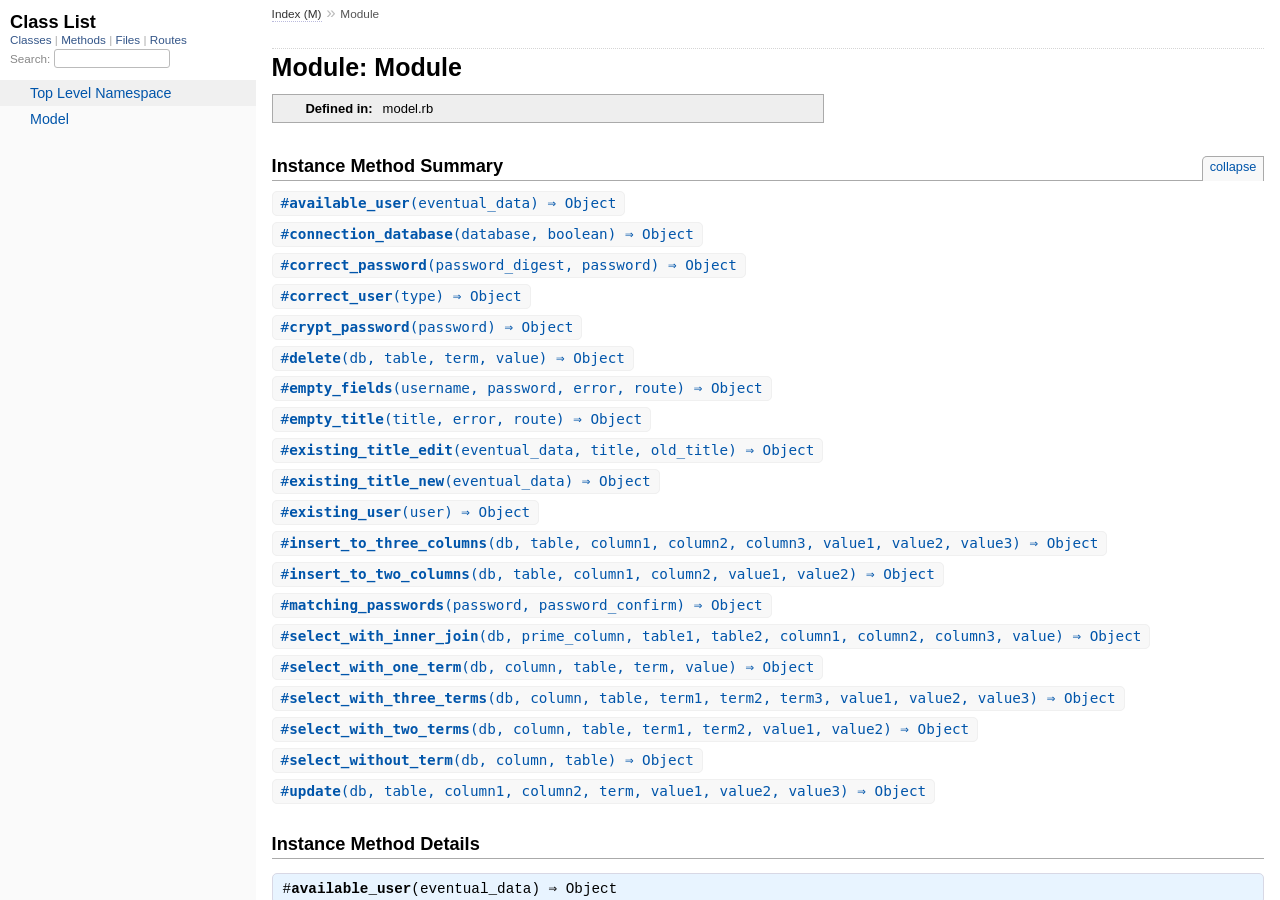
<file: doc/Module.html>
<!DOCTYPE html>
<html>
  <head>
    <meta charset="utf-8">
<meta name="viewport" content="width=device-width, initial-scale=1.0">
<title>
  Module: Module
  
    &mdash; Documentation by YARD 0.9.27
  
</title>

  <link rel="stylesheet" href="css/style.css" type="text/css" />

  <link rel="stylesheet" href="css/common.css" type="text/css" />

<script type="text/javascript">
  pathId = "Module";
  relpath = '';
</script>


  <script type="text/javascript" charset="utf-8" src="js/jquery.js"></script>

  <script type="text/javascript" charset="utf-8" src="js/app.js"></script>

  <script type="text/javascript" charset="utf-8" src="js/custom.js"></script>


  </head>
  <body>
    <div class="nav_wrap">
      <iframe id="nav" src="class_list.html?1"></iframe>
      <div id="resizer"></div>
    </div>

    <div id="main" tabindex="-1">
      <div id="header">
        <div id="menu">
  
    <a href="_index.html">Index (M)</a> &raquo;
    
    
    <span class="title">Module</span>
  
</div>

        <div id="search">
  
    <a class="full_list_link" id="class_list_link"
        href="class_list.html">

        <svg width="24" height="24">
          <rect x="0" y="4" width="24" height="4" rx="1" ry="1"></rect>
          <rect x="0" y="12" width="24" height="4" rx="1" ry="1"></rect>
          <rect x="0" y="20" width="24" height="4" rx="1" ry="1"></rect>
        </svg>
    </a>
  
</div>
        <div class="clear"></div>
      </div>

      <div id="content"><h1>Module: Module
  
  
  
</h1>
<div class="box_info">
  

  
  
  
  
  

  

  
  <dl>
    <dt>Defined in:</dt>
    <dd>model.rb</dd>
  </dl>
  
</div>








  
    <h2>
      Instance Method Summary
      <small><a href="#" class="summary_toggle">collapse</a></small>
    </h2>

    <ul class="summary">
      
        <li class="public ">
  <span class="summary_signature">
    
      <a href="#available_user-instance_method" title="#available_user (instance method)">#<strong>available_user</strong>(eventual_data)  &#x21d2; Object </a>
    

    
  </span>
  
  
  
  
  
  
  

  
    <span class="summary_desc"><div class='inline'></div></span>
  
</li>

      
        <li class="public ">
  <span class="summary_signature">
    
      <a href="#connection_database-instance_method" title="#connection_database (instance method)">#<strong>connection_database</strong>(database, boolean)  &#x21d2; Object </a>
    

    
  </span>
  
  
  
  
  
  
  

  
    <span class="summary_desc"><div class='inline'></div></span>
  
</li>

      
        <li class="public ">
  <span class="summary_signature">
    
      <a href="#correct_password-instance_method" title="#correct_password (instance method)">#<strong>correct_password</strong>(password_digest, password)  &#x21d2; Object </a>
    

    
  </span>
  
  
  
  
  
  
  

  
    <span class="summary_desc"><div class='inline'></div></span>
  
</li>

      
        <li class="public ">
  <span class="summary_signature">
    
      <a href="#correct_user-instance_method" title="#correct_user (instance method)">#<strong>correct_user</strong>(type)  &#x21d2; Object </a>
    

    
  </span>
  
  
  
  
  
  
  

  
    <span class="summary_desc"><div class='inline'></div></span>
  
</li>

      
        <li class="public ">
  <span class="summary_signature">
    
      <a href="#crypt_password-instance_method" title="#crypt_password (instance method)">#<strong>crypt_password</strong>(password)  &#x21d2; Object </a>
    

    
  </span>
  
  
  
  
  
  
  

  
    <span class="summary_desc"><div class='inline'></div></span>
  
</li>

      
        <li class="public ">
  <span class="summary_signature">
    
      <a href="#delete-instance_method" title="#delete (instance method)">#<strong>delete</strong>(db, table, term, value)  &#x21d2; Object </a>
    

    
  </span>
  
  
  
  
  
  
  

  
    <span class="summary_desc"><div class='inline'></div></span>
  
</li>

      
        <li class="public ">
  <span class="summary_signature">
    
      <a href="#empty_fields-instance_method" title="#empty_fields (instance method)">#<strong>empty_fields</strong>(username, password, error, route)  &#x21d2; Object </a>
    

    
  </span>
  
  
  
  
  
  
  

  
    <span class="summary_desc"><div class='inline'></div></span>
  
</li>

      
        <li class="public ">
  <span class="summary_signature">
    
      <a href="#empty_title-instance_method" title="#empty_title (instance method)">#<strong>empty_title</strong>(title, error, route)  &#x21d2; Object </a>
    

    
  </span>
  
  
  
  
  
  
  

  
    <span class="summary_desc"><div class='inline'></div></span>
  
</li>

      
        <li class="public ">
  <span class="summary_signature">
    
      <a href="#existing_title_edit-instance_method" title="#existing_title_edit (instance method)">#<strong>existing_title_edit</strong>(eventual_data, title, old_title)  &#x21d2; Object </a>
    

    
  </span>
  
  
  
  
  
  
  

  
    <span class="summary_desc"><div class='inline'></div></span>
  
</li>

      
        <li class="public ">
  <span class="summary_signature">
    
      <a href="#existing_title_new-instance_method" title="#existing_title_new (instance method)">#<strong>existing_title_new</strong>(eventual_data)  &#x21d2; Object </a>
    

    
  </span>
  
  
  
  
  
  
  

  
    <span class="summary_desc"><div class='inline'></div></span>
  
</li>

      
        <li class="public ">
  <span class="summary_signature">
    
      <a href="#existing_user-instance_method" title="#existing_user (instance method)">#<strong>existing_user</strong>(user)  &#x21d2; Object </a>
    

    
  </span>
  
  
  
  
  
  
  

  
    <span class="summary_desc"><div class='inline'></div></span>
  
</li>

      
        <li class="public ">
  <span class="summary_signature">
    
      <a href="#insert_to_three_columns-instance_method" title="#insert_to_three_columns (instance method)">#<strong>insert_to_three_columns</strong>(db, table, column1, column2, column3, value1, value2, value3)  &#x21d2; Object </a>
    

    
  </span>
  
  
  
  
  
  
  

  
    <span class="summary_desc"><div class='inline'></div></span>
  
</li>

      
        <li class="public ">
  <span class="summary_signature">
    
      <a href="#insert_to_two_columns-instance_method" title="#insert_to_two_columns (instance method)">#<strong>insert_to_two_columns</strong>(db, table, column1, column2, value1, value2)  &#x21d2; Object </a>
    

    
  </span>
  
  
  
  
  
  
  

  
    <span class="summary_desc"><div class='inline'></div></span>
  
</li>

      
        <li class="public ">
  <span class="summary_signature">
    
      <a href="#matching_passwords-instance_method" title="#matching_passwords (instance method)">#<strong>matching_passwords</strong>(password, password_confirm)  &#x21d2; Object </a>
    

    
  </span>
  
  
  
  
  
  
  

  
    <span class="summary_desc"><div class='inline'></div></span>
  
</li>

      
        <li class="public ">
  <span class="summary_signature">
    
      <a href="#select_with_inner_join-instance_method" title="#select_with_inner_join (instance method)">#<strong>select_with_inner_join</strong>(db, prime_column, table1, table2, column1, column2, column3, value)  &#x21d2; Object </a>
    

    
  </span>
  
  
  
  
  
  
  

  
    <span class="summary_desc"><div class='inline'></div></span>
  
</li>

      
        <li class="public ">
  <span class="summary_signature">
    
      <a href="#select_with_one_term-instance_method" title="#select_with_one_term (instance method)">#<strong>select_with_one_term</strong>(db, column, table, term, value)  &#x21d2; Object </a>
    

    
  </span>
  
  
  
  
  
  
  

  
    <span class="summary_desc"><div class='inline'></div></span>
  
</li>

      
        <li class="public ">
  <span class="summary_signature">
    
      <a href="#select_with_three_terms-instance_method" title="#select_with_three_terms (instance method)">#<strong>select_with_three_terms</strong>(db, column, table, term1, term2, term3, value1, value2, value3)  &#x21d2; Object </a>
    

    
  </span>
  
  
  
  
  
  
  

  
    <span class="summary_desc"><div class='inline'></div></span>
  
</li>

      
        <li class="public ">
  <span class="summary_signature">
    
      <a href="#select_with_two_terms-instance_method" title="#select_with_two_terms (instance method)">#<strong>select_with_two_terms</strong>(db, column, table, term1, term2, value1, value2)  &#x21d2; Object </a>
    

    
  </span>
  
  
  
  
  
  
  

  
    <span class="summary_desc"><div class='inline'></div></span>
  
</li>

      
        <li class="public ">
  <span class="summary_signature">
    
      <a href="#select_without_term-instance_method" title="#select_without_term (instance method)">#<strong>select_without_term</strong>(db, column, table)  &#x21d2; Object </a>
    

    
  </span>
  
  
  
  
  
  
  

  
    <span class="summary_desc"><div class='inline'></div></span>
  
</li>

      
        <li class="public ">
  <span class="summary_signature">
    
      <a href="#update-instance_method" title="#update (instance method)">#<strong>update</strong>(db, table, column1, column2, term, value1, value2, value3)  &#x21d2; Object </a>
    

    
  </span>
  
  
  
  
  
  
  

  
    <span class="summary_desc"><div class='inline'></div></span>
  
</li>

      
    </ul>
  



  <div id="instance_method_details" class="method_details_list">
    <h2>Instance Method Details</h2>

    
      <div class="method_details first">
  <h3 class="signature first" id="available_user-instance_method">
  
    #<strong>available_user</strong>(eventual_data)  &#x21d2; <tt>Object</tt> 
  

  

  
</h3><table class="source_code">
  <tr>
    <td>
      <pre class="lines">


3
4
5
6
7
8</pre>
    </td>
    <td>
      <pre class="code"><span class="info file"># File 'model.rb', line 3</span>

<span class='kw'>def</span> <span class='id identifier rubyid_available_user'>available_user</span><span class='lparen'>(</span><span class='id identifier rubyid_eventual_data'>eventual_data</span><span class='rparen'>)</span>
    <span class='kw'>if</span> <span class='id identifier rubyid_eventual_data'>eventual_data</span> <span class='op'>!=</span> <span class='lbracket'>[</span><span class='rbracket'>]</span>
        <span class='id identifier rubyid_session'>session</span><span class='lbracket'>[</span><span class='symbol'>:error_register</span><span class='rbracket'>]</span> <span class='op'>=</span> <span class='tstring'><span class='tstring_beg'>&quot;</span><span class='tstring_content'>Username already taken</span><span class='tstring_end'>&quot;</span></span>
        <span class='id identifier rubyid_redirect'>redirect</span><span class='lparen'>(</span><span class='tstring'><span class='tstring_beg'>&#39;</span><span class='tstring_content'>/register</span><span class='tstring_end'>&#39;</span></span><span class='rparen'>)</span>
    <span class='kw'>end</span>
<span class='kw'>end</span></pre>
    </td>
  </tr>
</table>
</div>
    
      <div class="method_details ">
  <h3 class="signature " id="connection_database-instance_method">
  
    #<strong>connection_database</strong>(database, boolean)  &#x21d2; <tt>Object</tt> 
  

  

  
</h3><table class="source_code">
  <tr>
    <td>
      <pre class="lines">


10
11
12
13
14</pre>
    </td>
    <td>
      <pre class="code"><span class="info file"># File 'model.rb', line 10</span>

<span class='kw'>def</span> <span class='id identifier rubyid_connection_database'>connection_database</span><span class='lparen'>(</span><span class='id identifier rubyid_database'>database</span><span class='comma'>,</span><span class='id identifier rubyid_boolean'>boolean</span><span class='rparen'>)</span>
    <span class='id identifier rubyid_db'>db</span> <span class='op'>=</span> <span class='const'>SQLite3</span><span class='op'>::</span><span class='const'>Database</span><span class='period'>.</span><span class='id identifier rubyid_new'>new</span><span class='lparen'>(</span><span class='id identifier rubyid_database'>database</span><span class='rparen'>)</span>
    <span class='id identifier rubyid_db'>db</span><span class='period'>.</span><span class='id identifier rubyid_results_as_hash'>results_as_hash</span> <span class='op'>=</span> <span class='id identifier rubyid_boolean'>boolean</span>
    <span class='kw'>return</span> <span class='id identifier rubyid_db'>db</span>
<span class='kw'>end</span></pre>
    </td>
  </tr>
</table>
</div>
    
      <div class="method_details ">
  <h3 class="signature " id="correct_password-instance_method">
  
    #<strong>correct_password</strong>(password_digest, password)  &#x21d2; <tt>Object</tt> 
  

  

  
</h3><table class="source_code">
  <tr>
    <td>
      <pre class="lines">


16
17
18
19
20
21</pre>
    </td>
    <td>
      <pre class="code"><span class="info file"># File 'model.rb', line 16</span>

<span class='kw'>def</span> <span class='id identifier rubyid_correct_password'>correct_password</span><span class='lparen'>(</span><span class='id identifier rubyid_password_digest'>password_digest</span><span class='comma'>,</span><span class='id identifier rubyid_password'>password</span><span class='rparen'>)</span>
    <span class='kw'>if</span> <span class='const'>BCrypt</span><span class='op'>::</span><span class='const'>Password</span><span class='period'>.</span><span class='id identifier rubyid_new'>new</span><span class='lparen'>(</span><span class='id identifier rubyid_password_digest'>password_digest</span><span class='rparen'>)</span> <span class='op'>!=</span> <span class='id identifier rubyid_password'>password</span>
        <span class='id identifier rubyid_session'>session</span><span class='lbracket'>[</span><span class='symbol'>:error_login</span><span class='rbracket'>]</span> <span class='op'>=</span> <span class='tstring'><span class='tstring_beg'>&quot;</span><span class='tstring_content'>Wrong password</span><span class='tstring_end'>&quot;</span></span>
        <span class='id identifier rubyid_redirect'>redirect</span><span class='lparen'>(</span><span class='tstring'><span class='tstring_beg'>&#39;</span><span class='tstring_content'>/login</span><span class='tstring_end'>&#39;</span></span><span class='rparen'>)</span>
    <span class='kw'>end</span>
<span class='kw'>end</span></pre>
    </td>
  </tr>
</table>
</div>
    
      <div class="method_details ">
  <h3 class="signature " id="correct_user-instance_method">
  
    #<strong>correct_user</strong>(type)  &#x21d2; <tt>Object</tt> 
  

  

  
</h3><table class="source_code">
  <tr>
    <td>
      <pre class="lines">


23
24
25
26
27
28</pre>
    </td>
    <td>
      <pre class="code"><span class="info file"># File 'model.rb', line 23</span>

<span class='kw'>def</span> <span class='id identifier rubyid_correct_user'>correct_user</span><span class='lparen'>(</span><span class='id identifier rubyid_type'>type</span><span class='rparen'>)</span>
    <span class='kw'>if</span> <span class='id identifier rubyid_type'>type</span> <span class='op'>==</span> <span class='kw'>nil</span> 
        <span class='id identifier rubyid_session'>session</span><span class='lbracket'>[</span><span class='symbol'>:error</span><span class='rbracket'>]</span> <span class='op'>=</span> <span class='tstring'><span class='tstring_beg'>&quot;</span><span class='tstring_content'>Error: Unauthorized access</span><span class='tstring_end'>&quot;</span></span>
        <span class='id identifier rubyid_redirect'>redirect</span><span class='lparen'>(</span><span class='tstring'><span class='tstring_beg'>&#39;</span><span class='tstring_content'>/error</span><span class='tstring_end'>&#39;</span></span><span class='rparen'>)</span>
    <span class='kw'>end</span>
<span class='kw'>end</span></pre>
    </td>
  </tr>
</table>
</div>
    
      <div class="method_details ">
  <h3 class="signature " id="crypt_password-instance_method">
  
    #<strong>crypt_password</strong>(password)  &#x21d2; <tt>Object</tt> 
  

  

  
</h3><table class="source_code">
  <tr>
    <td>
      <pre class="lines">


30
31
32</pre>
    </td>
    <td>
      <pre class="code"><span class="info file"># File 'model.rb', line 30</span>

<span class='kw'>def</span> <span class='id identifier rubyid_crypt_password'>crypt_password</span><span class='lparen'>(</span><span class='id identifier rubyid_password'>password</span><span class='rparen'>)</span>
    <span class='const'>BCrypt</span><span class='op'>::</span><span class='const'>Password</span><span class='period'>.</span><span class='id identifier rubyid_create'>create</span><span class='lparen'>(</span><span class='id identifier rubyid_password'>password</span><span class='rparen'>)</span>
<span class='kw'>end</span></pre>
    </td>
  </tr>
</table>
</div>
    
      <div class="method_details ">
  <h3 class="signature " id="delete-instance_method">
  
    #<strong>delete</strong>(db, table, term, value)  &#x21d2; <tt>Object</tt> 
  

  

  
</h3><table class="source_code">
  <tr>
    <td>
      <pre class="lines">


34
35
36</pre>
    </td>
    <td>
      <pre class="code"><span class="info file"># File 'model.rb', line 34</span>

<span class='kw'>def</span> <span class='id identifier rubyid_delete'>delete</span><span class='lparen'>(</span><span class='id identifier rubyid_db'>db</span><span class='comma'>,</span><span class='id identifier rubyid_table'>table</span><span class='comma'>,</span><span class='id identifier rubyid_term'>term</span><span class='comma'>,</span><span class='id identifier rubyid_value'>value</span><span class='rparen'>)</span> 
    <span class='id identifier rubyid_db'>db</span><span class='period'>.</span><span class='id identifier rubyid_execute'>execute</span><span class='lparen'>(</span><span class='tstring'><span class='tstring_beg'>&quot;</span><span class='tstring_content'>DELETE FROM </span><span class='embexpr_beg'>#{</span><span class='id identifier rubyid_table'>table</span><span class='embexpr_end'>}</span><span class='tstring_content'> WHERE </span><span class='embexpr_beg'>#{</span><span class='id identifier rubyid_term'>term</span><span class='embexpr_end'>}</span><span class='tstring_content'> = ?</span><span class='tstring_end'>&quot;</span></span><span class='comma'>,</span><span class='id identifier rubyid_value'>value</span><span class='rparen'>)</span>
<span class='kw'>end</span></pre>
    </td>
  </tr>
</table>
</div>
    
      <div class="method_details ">
  <h3 class="signature " id="empty_fields-instance_method">
  
    #<strong>empty_fields</strong>(username, password, error, route)  &#x21d2; <tt>Object</tt> 
  

  

  
</h3><table class="source_code">
  <tr>
    <td>
      <pre class="lines">


38
39
40
41
42
43</pre>
    </td>
    <td>
      <pre class="code"><span class="info file"># File 'model.rb', line 38</span>

<span class='kw'>def</span> <span class='id identifier rubyid_empty_fields'>empty_fields</span><span class='lparen'>(</span><span class='id identifier rubyid_username'>username</span><span class='comma'>,</span><span class='id identifier rubyid_password'>password</span><span class='comma'>,</span><span class='id identifier rubyid_error'>error</span><span class='comma'>,</span><span class='id identifier rubyid_route'>route</span><span class='rparen'>)</span>
    <span class='kw'>if</span> <span class='id identifier rubyid_username'>username</span> <span class='op'>==</span> <span class='tstring'><span class='tstring_beg'>&quot;</span><span class='tstring_end'>&quot;</span></span> <span class='kw'>or</span> <span class='id identifier rubyid_password'>password</span> <span class='op'>==</span> <span class='tstring'><span class='tstring_beg'>&quot;</span><span class='tstring_end'>&quot;</span></span>
        <span class='id identifier rubyid_session'>session</span><span class='lbracket'>[</span><span class='id identifier rubyid_error'>error</span><span class='rbracket'>]</span> <span class='op'>=</span> <span class='tstring'><span class='tstring_beg'>&quot;</span><span class='tstring_content'>Your username and/or password can&#39;t be empty</span><span class='tstring_end'>&quot;</span></span>
        <span class='id identifier rubyid_redirect'>redirect</span><span class='lparen'>(</span><span class='id identifier rubyid_route'>route</span><span class='rparen'>)</span>
    <span class='kw'>end</span> 
<span class='kw'>end</span></pre>
    </td>
  </tr>
</table>
</div>
    
      <div class="method_details ">
  <h3 class="signature " id="empty_title-instance_method">
  
    #<strong>empty_title</strong>(title, error, route)  &#x21d2; <tt>Object</tt> 
  

  

  
</h3><table class="source_code">
  <tr>
    <td>
      <pre class="lines">


45
46
47
48
49
50</pre>
    </td>
    <td>
      <pre class="code"><span class="info file"># File 'model.rb', line 45</span>

<span class='kw'>def</span> <span class='id identifier rubyid_empty_title'>empty_title</span><span class='lparen'>(</span><span class='id identifier rubyid_title'>title</span><span class='comma'>,</span><span class='id identifier rubyid_error'>error</span><span class='comma'>,</span><span class='id identifier rubyid_route'>route</span><span class='rparen'>)</span>
    <span class='kw'>if</span> <span class='id identifier rubyid_title'>title</span> <span class='op'>==</span> <span class='tstring'><span class='tstring_beg'>&quot;</span><span class='tstring_end'>&quot;</span></span>
        <span class='id identifier rubyid_session'>session</span><span class='lbracket'>[</span><span class='id identifier rubyid_error'>error</span><span class='rbracket'>]</span> <span class='op'>=</span> <span class='tstring'><span class='tstring_beg'>&quot;</span><span class='tstring_content'>Error: Title can&#39;t be empty</span><span class='tstring_end'>&quot;</span></span>
        <span class='id identifier rubyid_redirect'>redirect</span><span class='lparen'>(</span><span class='id identifier rubyid_route'>route</span><span class='rparen'>)</span>
    <span class='kw'>end</span>
<span class='kw'>end</span></pre>
    </td>
  </tr>
</table>
</div>
    
      <div class="method_details ">
  <h3 class="signature " id="existing_title_edit-instance_method">
  
    #<strong>existing_title_edit</strong>(eventual_data, title, old_title)  &#x21d2; <tt>Object</tt> 
  

  

  
</h3><table class="source_code">
  <tr>
    <td>
      <pre class="lines">


59
60
61
62
63
64</pre>
    </td>
    <td>
      <pre class="code"><span class="info file"># File 'model.rb', line 59</span>

<span class='kw'>def</span> <span class='id identifier rubyid_existing_title_edit'>existing_title_edit</span><span class='lparen'>(</span><span class='id identifier rubyid_eventual_data'>eventual_data</span><span class='comma'>,</span><span class='id identifier rubyid_title'>title</span><span class='comma'>,</span><span class='id identifier rubyid_old_title'>old_title</span><span class='rparen'>)</span>
    <span class='kw'>if</span> <span class='id identifier rubyid_eventual_data'>eventual_data</span> <span class='op'>!=</span> <span class='lbracket'>[</span><span class='rbracket'>]</span> <span class='op'>&amp;&amp;</span> <span class='id identifier rubyid_title'>title</span> <span class='op'>!=</span> <span class='id identifier rubyid_old_title'>old_title</span>
        <span class='id identifier rubyid_session'>session</span><span class='lbracket'>[</span><span class='symbol'>:error_edit</span><span class='rbracket'>]</span> <span class='op'>=</span> <span class='tstring'><span class='tstring_beg'>&quot;</span><span class='tstring_content'>Error: Chosen title of </span><span class='embexpr_beg'>#{</span><span class='id identifier rubyid_session'>session</span><span class='lbracket'>[</span><span class='symbol'>:type_edit</span><span class='rbracket'>]</span><span class='embexpr_end'>}</span><span class='tstring_content'> already exists</span><span class='tstring_end'>&quot;</span></span>
        <span class='id identifier rubyid_redirect'>redirect</span><span class='lparen'>(</span><span class='tstring'><span class='tstring_beg'>&#39;</span><span class='tstring_content'>/exercises_workouts/</span><span class='tstring_end'>&#39;</span></span><span class='rparen'>)</span>
    <span class='kw'>end</span>
<span class='kw'>end</span></pre>
    </td>
  </tr>
</table>
</div>
    
      <div class="method_details ">
  <h3 class="signature " id="existing_title_new-instance_method">
  
    #<strong>existing_title_new</strong>(eventual_data)  &#x21d2; <tt>Object</tt> 
  

  

  
</h3><table class="source_code">
  <tr>
    <td>
      <pre class="lines">


52
53
54
55
56
57</pre>
    </td>
    <td>
      <pre class="code"><span class="info file"># File 'model.rb', line 52</span>

<span class='kw'>def</span> <span class='id identifier rubyid_existing_title_new'>existing_title_new</span><span class='lparen'>(</span><span class='id identifier rubyid_eventual_data'>eventual_data</span><span class='rparen'>)</span>
    <span class='kw'>if</span> <span class='id identifier rubyid_eventual_data'>eventual_data</span> <span class='op'>!=</span> <span class='lbracket'>[</span><span class='rbracket'>]</span>
        <span class='id identifier rubyid_session'>session</span><span class='lbracket'>[</span><span class='symbol'>:error_new</span><span class='rbracket'>]</span> <span class='op'>=</span> <span class='tstring'><span class='tstring_beg'>&quot;</span><span class='tstring_content'>Chosen title of </span><span class='embexpr_beg'>#{</span><span class='id identifier rubyid_session'>session</span><span class='lbracket'>[</span><span class='symbol'>:type_new</span><span class='rbracket'>]</span><span class='embexpr_end'>}</span><span class='tstring_content'> already exists</span><span class='tstring_end'>&quot;</span></span>
        <span class='id identifier rubyid_redirect'>redirect</span><span class='lparen'>(</span><span class='tstring'><span class='tstring_beg'>&#39;</span><span class='tstring_content'>/exercises_workouts/new</span><span class='tstring_end'>&#39;</span></span><span class='rparen'>)</span>
    <span class='kw'>end</span>
<span class='kw'>end</span></pre>
    </td>
  </tr>
</table>
</div>
    
      <div class="method_details ">
  <h3 class="signature " id="existing_user-instance_method">
  
    #<strong>existing_user</strong>(user)  &#x21d2; <tt>Object</tt> 
  

  

  
</h3><table class="source_code">
  <tr>
    <td>
      <pre class="lines">


66
67
68
69
70
71</pre>
    </td>
    <td>
      <pre class="code"><span class="info file"># File 'model.rb', line 66</span>

<span class='kw'>def</span> <span class='id identifier rubyid_existing_user'>existing_user</span><span class='lparen'>(</span><span class='id identifier rubyid_user'>user</span><span class='rparen'>)</span>
    <span class='kw'>if</span> <span class='id identifier rubyid_user'>user</span> <span class='op'>==</span> <span class='kw'>nil</span>
        <span class='id identifier rubyid_session'>session</span><span class='lbracket'>[</span><span class='symbol'>:error_login</span><span class='rbracket'>]</span> <span class='op'>=</span> <span class='tstring'><span class='tstring_beg'>&quot;</span><span class='tstring_content'>Username does not exist</span><span class='tstring_end'>&quot;</span></span>
        <span class='id identifier rubyid_redirect'>redirect</span><span class='lparen'>(</span><span class='tstring'><span class='tstring_beg'>&#39;</span><span class='tstring_content'>/login</span><span class='tstring_end'>&#39;</span></span><span class='rparen'>)</span>
    <span class='kw'>end</span>
<span class='kw'>end</span></pre>
    </td>
  </tr>
</table>
</div>
    
      <div class="method_details ">
  <h3 class="signature " id="insert_to_three_columns-instance_method">
  
    #<strong>insert_to_three_columns</strong>(db, table, column1, column2, column3, value1, value2, value3)  &#x21d2; <tt>Object</tt> 
  

  

  
</h3><table class="source_code">
  <tr>
    <td>
      <pre class="lines">


77
78
79</pre>
    </td>
    <td>
      <pre class="code"><span class="info file"># File 'model.rb', line 77</span>

<span class='kw'>def</span> <span class='id identifier rubyid_insert_to_three_columns'>insert_to_three_columns</span><span class='lparen'>(</span><span class='id identifier rubyid_db'>db</span><span class='comma'>,</span><span class='id identifier rubyid_table'>table</span><span class='comma'>,</span><span class='id identifier rubyid_column1'>column1</span><span class='comma'>,</span><span class='id identifier rubyid_column2'>column2</span><span class='comma'>,</span><span class='id identifier rubyid_column3'>column3</span><span class='comma'>,</span><span class='id identifier rubyid_value1'>value1</span><span class='comma'>,</span><span class='id identifier rubyid_value2'>value2</span><span class='comma'>,</span><span class='id identifier rubyid_value3'>value3</span><span class='rparen'>)</span>
    <span class='id identifier rubyid_db'>db</span><span class='period'>.</span><span class='id identifier rubyid_execute'>execute</span><span class='lparen'>(</span><span class='tstring'><span class='tstring_beg'>&quot;</span><span class='tstring_content'>INSERT INTO </span><span class='embexpr_beg'>#{</span><span class='id identifier rubyid_table'>table</span><span class='embexpr_end'>}</span><span class='tstring_content'> (</span><span class='embexpr_beg'>#{</span><span class='id identifier rubyid_column1'>column1</span><span class='embexpr_end'>}</span><span class='tstring_content'>,</span><span class='embexpr_beg'>#{</span><span class='id identifier rubyid_column2'>column2</span><span class='embexpr_end'>}</span><span class='tstring_content'>,</span><span class='embexpr_beg'>#{</span><span class='id identifier rubyid_column3'>column3</span><span class='embexpr_end'>}</span><span class='tstring_content'>) VALUES (?,?,?)</span><span class='tstring_end'>&quot;</span></span><span class='comma'>,</span><span class='id identifier rubyid_value1'>value1</span><span class='comma'>,</span><span class='id identifier rubyid_value2'>value2</span><span class='comma'>,</span><span class='id identifier rubyid_value3'>value3</span><span class='rparen'>)</span>
<span class='kw'>end</span></pre>
    </td>
  </tr>
</table>
</div>
    
      <div class="method_details ">
  <h3 class="signature " id="insert_to_two_columns-instance_method">
  
    #<strong>insert_to_two_columns</strong>(db, table, column1, column2, value1, value2)  &#x21d2; <tt>Object</tt> 
  

  

  
</h3><table class="source_code">
  <tr>
    <td>
      <pre class="lines">


73
74
75</pre>
    </td>
    <td>
      <pre class="code"><span class="info file"># File 'model.rb', line 73</span>

<span class='kw'>def</span> <span class='id identifier rubyid_insert_to_two_columns'>insert_to_two_columns</span><span class='lparen'>(</span><span class='id identifier rubyid_db'>db</span><span class='comma'>,</span><span class='id identifier rubyid_table'>table</span><span class='comma'>,</span><span class='id identifier rubyid_column1'>column1</span><span class='comma'>,</span><span class='id identifier rubyid_column2'>column2</span><span class='comma'>,</span><span class='id identifier rubyid_value1'>value1</span><span class='comma'>,</span><span class='id identifier rubyid_value2'>value2</span><span class='rparen'>)</span>
    <span class='id identifier rubyid_db'>db</span><span class='period'>.</span><span class='id identifier rubyid_execute'>execute</span><span class='lparen'>(</span><span class='tstring'><span class='tstring_beg'>&quot;</span><span class='tstring_content'>INSERT INTO </span><span class='embexpr_beg'>#{</span><span class='id identifier rubyid_table'>table</span><span class='embexpr_end'>}</span><span class='tstring_content'> (</span><span class='embexpr_beg'>#{</span><span class='id identifier rubyid_column1'>column1</span><span class='embexpr_end'>}</span><span class='tstring_content'>,</span><span class='embexpr_beg'>#{</span><span class='id identifier rubyid_column2'>column2</span><span class='embexpr_end'>}</span><span class='tstring_content'>) VALUES (?,?)</span><span class='tstring_end'>&quot;</span></span><span class='comma'>,</span><span class='id identifier rubyid_value1'>value1</span><span class='comma'>,</span><span class='id identifier rubyid_value2'>value2</span><span class='rparen'>)</span>
<span class='kw'>end</span></pre>
    </td>
  </tr>
</table>
</div>
    
      <div class="method_details ">
  <h3 class="signature " id="matching_passwords-instance_method">
  
    #<strong>matching_passwords</strong>(password, password_confirm)  &#x21d2; <tt>Object</tt> 
  

  

  
</h3><table class="source_code">
  <tr>
    <td>
      <pre class="lines">


81
82
83
84
85
86</pre>
    </td>
    <td>
      <pre class="code"><span class="info file"># File 'model.rb', line 81</span>

<span class='kw'>def</span> <span class='id identifier rubyid_matching_passwords'>matching_passwords</span><span class='lparen'>(</span><span class='id identifier rubyid_password'>password</span><span class='comma'>,</span><span class='id identifier rubyid_password_confirm'>password_confirm</span><span class='rparen'>)</span>
    <span class='kw'>if</span> <span class='id identifier rubyid_password'>password</span> <span class='op'>!=</span> <span class='id identifier rubyid_password_confirm'>password_confirm</span>
        <span class='id identifier rubyid_session'>session</span><span class='lbracket'>[</span><span class='symbol'>:error_register</span><span class='rbracket'>]</span> <span class='op'>=</span> <span class='tstring'><span class='tstring_beg'>&quot;</span><span class='tstring_content'>The passwords don&#39;t match</span><span class='tstring_end'>&quot;</span></span>
        <span class='id identifier rubyid_redirect'>redirect</span><span class='lparen'>(</span><span class='tstring'><span class='tstring_beg'>&#39;</span><span class='tstring_content'>/register</span><span class='tstring_end'>&#39;</span></span><span class='rparen'>)</span>
    <span class='kw'>end</span>
<span class='kw'>end</span></pre>
    </td>
  </tr>
</table>
</div>
    
      <div class="method_details ">
  <h3 class="signature " id="select_with_inner_join-instance_method">
  
    #<strong>select_with_inner_join</strong>(db, prime_column, table1, table2, column1, column2, column3, value)  &#x21d2; <tt>Object</tt> 
  

  

  
</h3><table class="source_code">
  <tr>
    <td>
      <pre class="lines">


104
105
106</pre>
    </td>
    <td>
      <pre class="code"><span class="info file"># File 'model.rb', line 104</span>

<span class='kw'>def</span> <span class='id identifier rubyid_select_with_inner_join'>select_with_inner_join</span><span class='lparen'>(</span><span class='id identifier rubyid_db'>db</span><span class='comma'>,</span><span class='id identifier rubyid_prime_column'>prime_column</span><span class='comma'>,</span><span class='id identifier rubyid_table1'>table1</span><span class='comma'>,</span><span class='id identifier rubyid_table2'>table2</span><span class='comma'>,</span><span class='id identifier rubyid_column1'>column1</span><span class='comma'>,</span><span class='id identifier rubyid_column2'>column2</span><span class='comma'>,</span><span class='id identifier rubyid_column3'>column3</span><span class='comma'>,</span><span class='id identifier rubyid_value'>value</span><span class='rparen'>)</span>
    <span class='kw'>return</span> <span class='id identifier rubyid_db'>db</span><span class='period'>.</span><span class='id identifier rubyid_execute'>execute</span><span class='lparen'>(</span><span class='tstring'><span class='tstring_beg'>&quot;</span><span class='tstring_content'>SELECT </span><span class='embexpr_beg'>#{</span><span class='id identifier rubyid_prime_column'>prime_column</span><span class='embexpr_end'>}</span><span class='tstring_content'> FROM </span><span class='embexpr_beg'>#{</span><span class='id identifier rubyid_table1'>table1</span><span class='embexpr_end'>}</span><span class='tstring_content'> INNER JOIN </span><span class='embexpr_beg'>#{</span><span class='id identifier rubyid_table2'>table2</span><span class='embexpr_end'>}</span><span class='tstring_content'> ON </span><span class='embexpr_beg'>#{</span><span class='id identifier rubyid_table1'>table1</span><span class='embexpr_end'>}</span><span class='tstring_content'>.</span><span class='embexpr_beg'>#{</span><span class='id identifier rubyid_column1'>column1</span><span class='embexpr_end'>}</span><span class='tstring_content'> = </span><span class='embexpr_beg'>#{</span><span class='id identifier rubyid_table2'>table2</span><span class='embexpr_end'>}</span><span class='tstring_content'>.</span><span class='embexpr_beg'>#{</span><span class='id identifier rubyid_column2'>column2</span><span class='embexpr_end'>}</span><span class='tstring_content'> WHERE </span><span class='embexpr_beg'>#{</span><span class='id identifier rubyid_table1'>table1</span><span class='embexpr_end'>}</span><span class='tstring_content'>.</span><span class='embexpr_beg'>#{</span><span class='id identifier rubyid_column3'>column3</span><span class='embexpr_end'>}</span><span class='tstring_content'> = ?</span><span class='tstring_end'>&quot;</span></span><span class='comma'>,</span><span class='id identifier rubyid_value'>value</span><span class='rparen'>)</span>
<span class='kw'>end</span></pre>
    </td>
  </tr>
</table>
</div>
    
      <div class="method_details ">
  <h3 class="signature " id="select_with_one_term-instance_method">
  
    #<strong>select_with_one_term</strong>(db, column, table, term, value)  &#x21d2; <tt>Object</tt> 
  

  

  
</h3><table class="source_code">
  <tr>
    <td>
      <pre class="lines">


92
93
94</pre>
    </td>
    <td>
      <pre class="code"><span class="info file"># File 'model.rb', line 92</span>

<span class='kw'>def</span> <span class='id identifier rubyid_select_with_one_term'>select_with_one_term</span><span class='lparen'>(</span><span class='id identifier rubyid_db'>db</span><span class='comma'>,</span><span class='id identifier rubyid_column'>column</span><span class='comma'>,</span><span class='id identifier rubyid_table'>table</span><span class='comma'>,</span><span class='id identifier rubyid_term'>term</span><span class='comma'>,</span><span class='id identifier rubyid_value'>value</span><span class='rparen'>)</span>
    <span class='kw'>return</span> <span class='id identifier rubyid_db'>db</span><span class='period'>.</span><span class='id identifier rubyid_execute'>execute</span><span class='lparen'>(</span><span class='tstring'><span class='tstring_beg'>&quot;</span><span class='tstring_content'>SELECT </span><span class='embexpr_beg'>#{</span><span class='id identifier rubyid_column'>column</span><span class='embexpr_end'>}</span><span class='tstring_content'> FROM </span><span class='embexpr_beg'>#{</span><span class='id identifier rubyid_table'>table</span><span class='embexpr_end'>}</span><span class='tstring_content'> WHERE </span><span class='embexpr_beg'>#{</span><span class='id identifier rubyid_term'>term</span><span class='embexpr_end'>}</span><span class='tstring_content'> = ?</span><span class='tstring_end'>&quot;</span></span><span class='comma'>,</span><span class='id identifier rubyid_value'>value</span><span class='rparen'>)</span>
<span class='kw'>end</span></pre>
    </td>
  </tr>
</table>
</div>
    
      <div class="method_details ">
  <h3 class="signature " id="select_with_three_terms-instance_method">
  
    #<strong>select_with_three_terms</strong>(db, column, table, term1, term2, term3, value1, value2, value3)  &#x21d2; <tt>Object</tt> 
  

  

  
</h3><table class="source_code">
  <tr>
    <td>
      <pre class="lines">


100
101
102</pre>
    </td>
    <td>
      <pre class="code"><span class="info file"># File 'model.rb', line 100</span>

<span class='kw'>def</span> <span class='id identifier rubyid_select_with_three_terms'>select_with_three_terms</span><span class='lparen'>(</span><span class='id identifier rubyid_db'>db</span><span class='comma'>,</span><span class='id identifier rubyid_column'>column</span><span class='comma'>,</span><span class='id identifier rubyid_table'>table</span><span class='comma'>,</span><span class='id identifier rubyid_term1'>term1</span><span class='comma'>,</span><span class='id identifier rubyid_term2'>term2</span><span class='comma'>,</span><span class='id identifier rubyid_term3'>term3</span><span class='comma'>,</span><span class='id identifier rubyid_value1'>value1</span><span class='comma'>,</span><span class='id identifier rubyid_value2'>value2</span><span class='comma'>,</span><span class='id identifier rubyid_value3'>value3</span><span class='rparen'>)</span>
    <span class='id identifier rubyid_db'>db</span><span class='period'>.</span><span class='id identifier rubyid_execute'>execute</span><span class='lparen'>(</span><span class='tstring'><span class='tstring_beg'>&quot;</span><span class='tstring_content'>SELECT </span><span class='embexpr_beg'>#{</span><span class='id identifier rubyid_column'>column</span><span class='embexpr_end'>}</span><span class='tstring_content'> FROM </span><span class='embexpr_beg'>#{</span><span class='id identifier rubyid_table'>table</span><span class='embexpr_end'>}</span><span class='tstring_content'> WHERE </span><span class='embexpr_beg'>#{</span><span class='id identifier rubyid_term1'>term1</span><span class='embexpr_end'>}</span><span class='tstring_content'> = ? AND </span><span class='embexpr_beg'>#{</span><span class='id identifier rubyid_term2'>term2</span><span class='embexpr_end'>}</span><span class='tstring_content'> = ? AND </span><span class='embexpr_beg'>#{</span><span class='id identifier rubyid_term3'>term3</span><span class='embexpr_end'>}</span><span class='tstring_content'> = ?</span><span class='tstring_end'>&quot;</span></span><span class='comma'>,</span><span class='id identifier rubyid_value1'>value1</span><span class='comma'>,</span><span class='id identifier rubyid_value2'>value2</span><span class='comma'>,</span><span class='id identifier rubyid_value3'>value3</span><span class='rparen'>)</span>
<span class='kw'>end</span></pre>
    </td>
  </tr>
</table>
</div>
    
      <div class="method_details ">
  <h3 class="signature " id="select_with_two_terms-instance_method">
  
    #<strong>select_with_two_terms</strong>(db, column, table, term1, term2, value1, value2)  &#x21d2; <tt>Object</tt> 
  

  

  
</h3><table class="source_code">
  <tr>
    <td>
      <pre class="lines">


96
97
98</pre>
    </td>
    <td>
      <pre class="code"><span class="info file"># File 'model.rb', line 96</span>

<span class='kw'>def</span> <span class='id identifier rubyid_select_with_two_terms'>select_with_two_terms</span><span class='lparen'>(</span><span class='id identifier rubyid_db'>db</span><span class='comma'>,</span><span class='id identifier rubyid_column'>column</span><span class='comma'>,</span><span class='id identifier rubyid_table'>table</span><span class='comma'>,</span><span class='id identifier rubyid_term1'>term1</span><span class='comma'>,</span><span class='id identifier rubyid_term2'>term2</span><span class='comma'>,</span><span class='id identifier rubyid_value1'>value1</span><span class='comma'>,</span><span class='id identifier rubyid_value2'>value2</span><span class='rparen'>)</span>
    <span class='kw'>return</span> <span class='id identifier rubyid_db'>db</span><span class='period'>.</span><span class='id identifier rubyid_execute'>execute</span><span class='lparen'>(</span><span class='tstring'><span class='tstring_beg'>&quot;</span><span class='tstring_content'>SELECT </span><span class='embexpr_beg'>#{</span><span class='id identifier rubyid_column'>column</span><span class='embexpr_end'>}</span><span class='tstring_content'> FROM </span><span class='embexpr_beg'>#{</span><span class='id identifier rubyid_table'>table</span><span class='embexpr_end'>}</span><span class='tstring_content'> WHERE </span><span class='embexpr_beg'>#{</span><span class='id identifier rubyid_term1'>term1</span><span class='embexpr_end'>}</span><span class='tstring_content'> = ? AND </span><span class='embexpr_beg'>#{</span><span class='id identifier rubyid_term2'>term2</span><span class='embexpr_end'>}</span><span class='tstring_content'> = ?</span><span class='tstring_end'>&quot;</span></span><span class='comma'>,</span><span class='id identifier rubyid_value1'>value1</span><span class='comma'>,</span><span class='id identifier rubyid_value2'>value2</span><span class='rparen'>)</span>
<span class='kw'>end</span></pre>
    </td>
  </tr>
</table>
</div>
    
      <div class="method_details ">
  <h3 class="signature " id="select_without_term-instance_method">
  
    #<strong>select_without_term</strong>(db, column, table)  &#x21d2; <tt>Object</tt> 
  

  

  
</h3><table class="source_code">
  <tr>
    <td>
      <pre class="lines">


88
89
90</pre>
    </td>
    <td>
      <pre class="code"><span class="info file"># File 'model.rb', line 88</span>

<span class='kw'>def</span> <span class='id identifier rubyid_select_without_term'>select_without_term</span><span class='lparen'>(</span><span class='id identifier rubyid_db'>db</span><span class='comma'>,</span><span class='id identifier rubyid_column'>column</span><span class='comma'>,</span><span class='id identifier rubyid_table'>table</span><span class='rparen'>)</span>
    <span class='kw'>return</span> <span class='id identifier rubyid_db'>db</span><span class='period'>.</span><span class='id identifier rubyid_execute'>execute</span><span class='lparen'>(</span><span class='tstring'><span class='tstring_beg'>&quot;</span><span class='tstring_content'>SELECT </span><span class='embexpr_beg'>#{</span><span class='id identifier rubyid_column'>column</span><span class='embexpr_end'>}</span><span class='tstring_content'> FROM </span><span class='embexpr_beg'>#{</span><span class='id identifier rubyid_table'>table</span><span class='embexpr_end'>}</span><span class='tstring_end'>&quot;</span></span><span class='rparen'>)</span>
<span class='kw'>end</span></pre>
    </td>
  </tr>
</table>
</div>
    
      <div class="method_details ">
  <h3 class="signature " id="update-instance_method">
  
    #<strong>update</strong>(db, table, column1, column2, term, value1, value2, value3)  &#x21d2; <tt>Object</tt> 
  

  

  
</h3><table class="source_code">
  <tr>
    <td>
      <pre class="lines">


108
109
110</pre>
    </td>
    <td>
      <pre class="code"><span class="info file"># File 'model.rb', line 108</span>

<span class='kw'>def</span> <span class='id identifier rubyid_update'>update</span><span class='lparen'>(</span><span class='id identifier rubyid_db'>db</span><span class='comma'>,</span><span class='id identifier rubyid_table'>table</span><span class='comma'>,</span><span class='id identifier rubyid_column1'>column1</span><span class='comma'>,</span><span class='id identifier rubyid_column2'>column2</span><span class='comma'>,</span><span class='id identifier rubyid_term'>term</span><span class='comma'>,</span><span class='id identifier rubyid_value1'>value1</span><span class='comma'>,</span><span class='id identifier rubyid_value2'>value2</span><span class='comma'>,</span><span class='id identifier rubyid_value3'>value3</span><span class='rparen'>)</span>
    <span class='id identifier rubyid_db'>db</span><span class='period'>.</span><span class='id identifier rubyid_execute'>execute</span><span class='lparen'>(</span><span class='tstring'><span class='tstring_beg'>&quot;</span><span class='tstring_content'>UPDATE </span><span class='embexpr_beg'>#{</span><span class='id identifier rubyid_table'>table</span><span class='embexpr_end'>}</span><span class='tstring_content'> SET (</span><span class='embexpr_beg'>#{</span><span class='id identifier rubyid_column1'>column1</span><span class='embexpr_end'>}</span><span class='tstring_content'>,</span><span class='embexpr_beg'>#{</span><span class='id identifier rubyid_column2'>column2</span><span class='embexpr_end'>}</span><span class='tstring_content'>) = (?,?) WHERE </span><span class='embexpr_beg'>#{</span><span class='id identifier rubyid_term'>term</span><span class='embexpr_end'>}</span><span class='tstring_content'> = ?</span><span class='tstring_end'>&quot;</span></span><span class='comma'>,</span><span class='id identifier rubyid_value1'>value1</span><span class='comma'>,</span><span class='id identifier rubyid_value2'>value2</span><span class='comma'>,</span><span class='id identifier rubyid_value3'>value3</span><span class='rparen'>)</span>
<span class='kw'>end</span></pre>
    </td>
  </tr>
</table>
</div>
    
  </div>

</div>

      <div id="footer">
  Generated on Fri Apr 22 21:52:34 2022 by
  <a href="http://yardoc.org" title="Yay! A Ruby Documentation Tool" target="_parent">yard</a>
  0.9.27 (ruby-3.0.2).
</div>

    </div>
  </body>
</html>
</file>
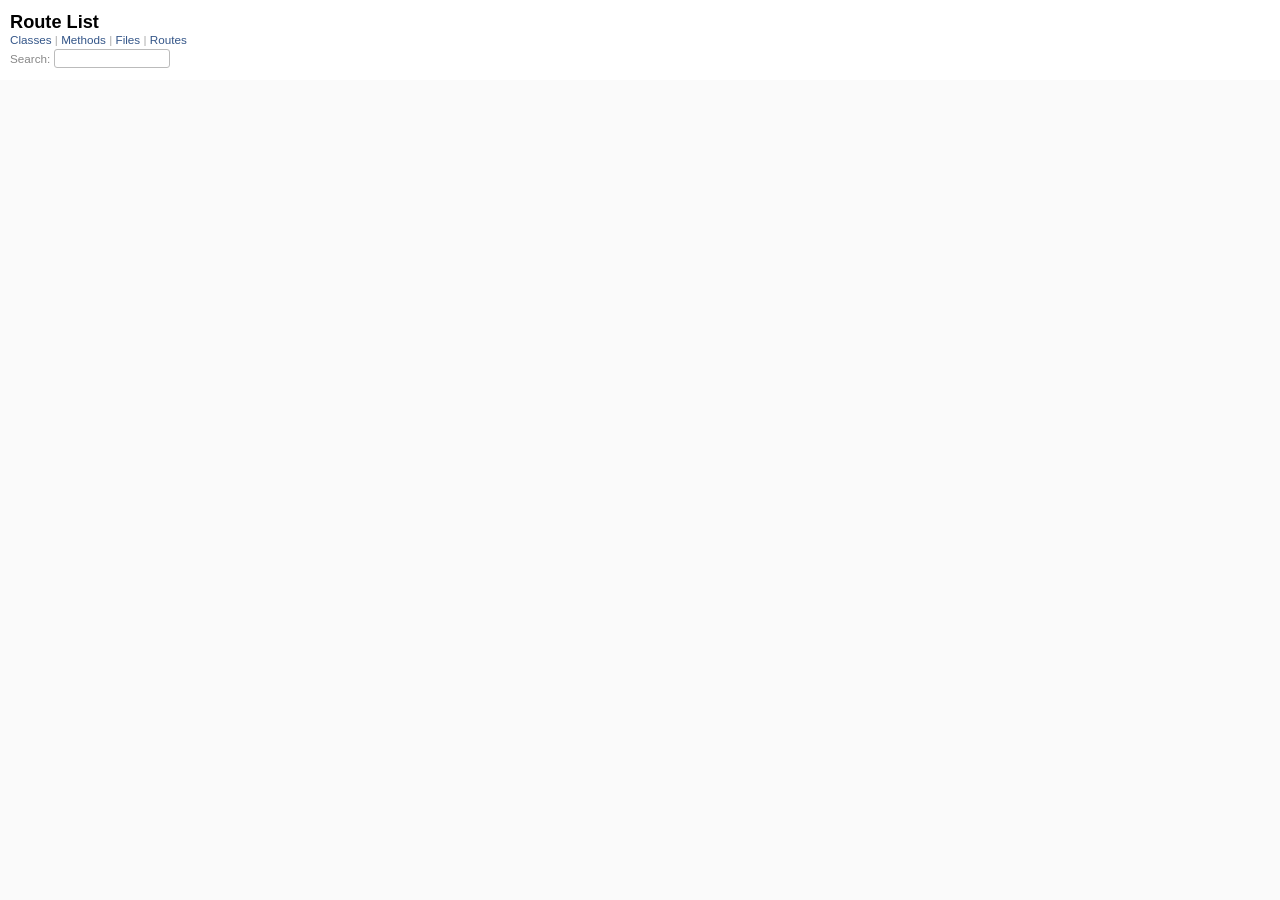
<file: doc/route_list.html>
<!DOCTYPE html>
<html>
  <head>
    <meta name="viewport" content="width=device-width, initial-scale=1.0">
    <meta charset="utf-8" />
    
      <link rel="stylesheet" href="css/full_list.css" type="text/css" media="screen" />
    
      <link rel="stylesheet" href="css/common.css" type="text/css" media="screen" />
    

    
      <script type="text/javascript" charset="utf-8" src="js/jquery.js"></script>
    
      <script type="text/javascript" charset="utf-8" src="js/full_list.js"></script>
    

    <title>Route List</title>
    <base id="base_target" target="_parent" />
  </head>
  <body>
    <div id="content">
      <div class="fixed_header">
        <h1 id="full_list_header">Route List</h1>
        <div id="full_list_nav">
          
            <span><a target="_self" href="class_list.html">
              Classes
            </a></span>
          
            <span><a target="_self" href="method_list.html">
              Methods
            </a></span>
          
            <span><a target="_self" href="file_list.html">
              Files
            </a></span>
          
            <span><a target="_self" href="route_list.html">
              Routes
            </a></span>
          
        </div>

        <div id="search">Search: <input type="text" /></div>
      </div>

      <ul id="full_list" class="class">
        


      </ul>
    </div>
  </body>
</html>
</file>
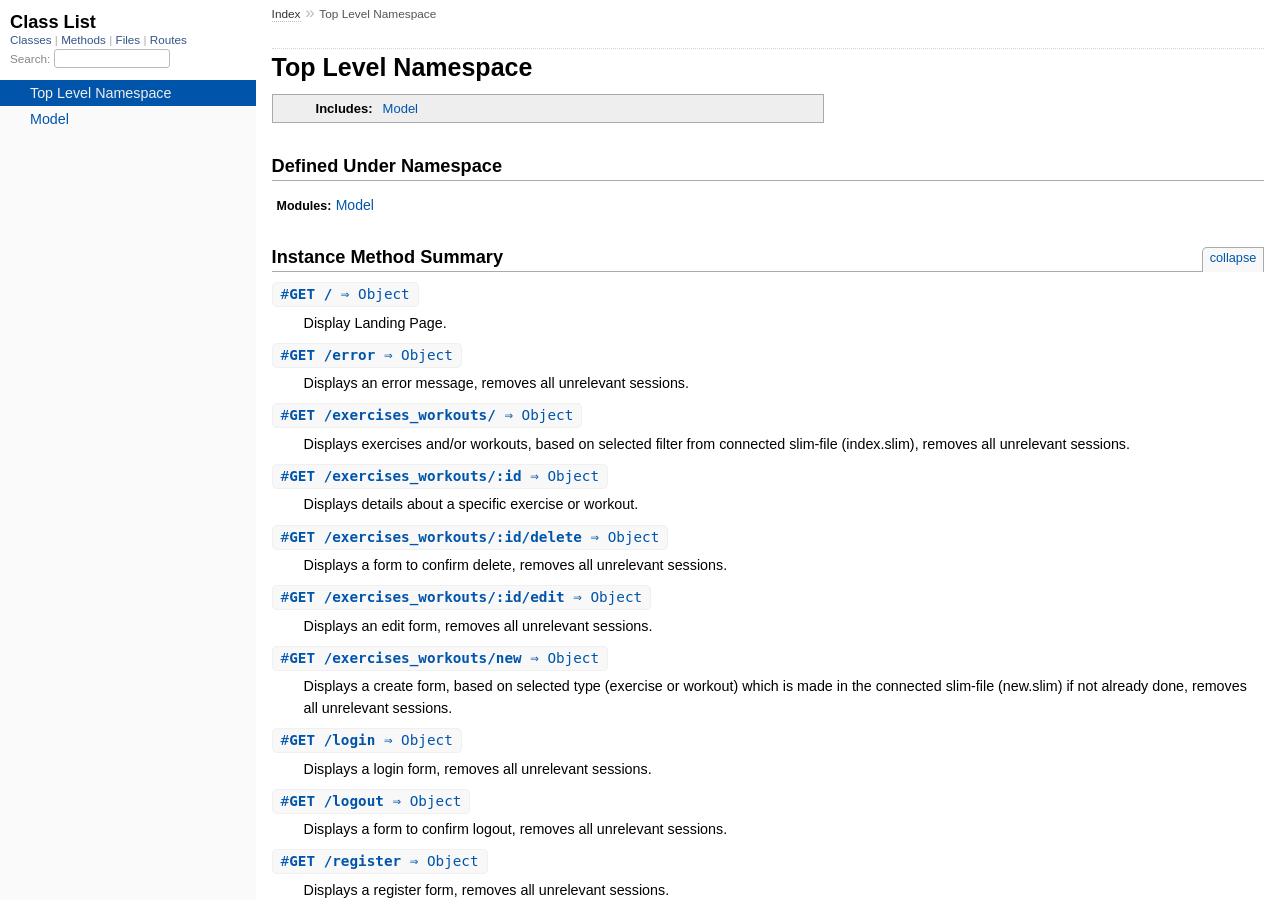
<file: doc/top-level-namespace.html>
<!DOCTYPE html>
<html>
  <head>
    <meta charset="utf-8">
<meta name="viewport" content="width=device-width, initial-scale=1.0">
<title>
  Top Level Namespace
  
    &mdash; Documentation by YARD 0.9.27
  
</title>

  <link rel="stylesheet" href="css/style.css" type="text/css" />

  <link rel="stylesheet" href="css/common.css" type="text/css" />

<script type="text/javascript">
  pathId = "";
  relpath = '';
</script>


  <script type="text/javascript" charset="utf-8" src="js/jquery.js"></script>

  <script type="text/javascript" charset="utf-8" src="js/app.js"></script>

  <script type="text/javascript" charset="utf-8" src="js/custom.js"></script>


  </head>
  <body>
    <div class="nav_wrap">
      <iframe id="nav" src="class_list.html?1"></iframe>
      <div id="resizer"></div>
    </div>

    <div id="main" tabindex="-1">
      <div id="header">
        <div id="menu">
  
    <a href="_index.html">Index</a> &raquo;
    
    
    <span class="title">Top Level Namespace</span>
  
</div>

        <div id="search">
  
    <a class="full_list_link" id="class_list_link"
        href="class_list.html">

        <svg width="24" height="24">
          <rect x="0" y="4" width="24" height="4" rx="1" ry="1"></rect>
          <rect x="0" y="12" width="24" height="4" rx="1" ry="1"></rect>
          <rect x="0" y="20" width="24" height="4" rx="1" ry="1"></rect>
        </svg>
    </a>
  
</div>
        <div class="clear"></div>
      </div>

      <div id="content"><h1>Top Level Namespace
  
  
  
</h1>
<div class="box_info">
  

  
  
  
  
  <dl>
      <dt>Includes:</dt>
      <dd><span class='object_link'><a href="Model.html" title="Model (module)">Model</a></span></dd>
  </dl>
  
  

  

  
</div>

<h2>Defined Under Namespace</h2>
<p class="children">
  
    
      <strong class="modules">Modules:</strong> <span class='object_link'><a href="Model.html" title="Model (module)">Model</a></span>
    
  
    
  
</p>







  
    <h2>
      Instance Method Summary
      <small><a href="#" class="summary_toggle">collapse</a></small>
    </h2>

    <ul class="summary">
      
        <li class="public ">
  <span class="summary_signature">
    
      <a href="top-level-namespace.html#GET__-instance_method" title="#GET / (instance method)">#<strong>GET /</strong>  &#x21d2; Object </a>
    

    
  </span>
  
  
  
  
  
  
  

  
    <span class="summary_desc"><div class='inline'>
<p>Display Landing Page.</p>
</div></span>
  
</li>

      
        <li class="public ">
  <span class="summary_signature">
    
      <a href="top-level-namespace.html#GET__error-instance_method" title="#GET /error (instance method)">#<strong>GET /error</strong>  &#x21d2; Object </a>
    

    
  </span>
  
  
  
  
  
  
  

  
    <span class="summary_desc"><div class='inline'>
<p>Displays an error message, removes all unrelevant sessions.</p>
</div></span>
  
</li>

      
        <li class="public ">
  <span class="summary_signature">
    
      <a href="top-level-namespace.html#GET__exercises_workouts_-instance_method" title="#GET /exercises_workouts/ (instance method)">#<strong>GET /exercises_workouts/</strong>  &#x21d2; Object </a>
    

    
  </span>
  
  
  
  
  
  
  

  
    <span class="summary_desc"><div class='inline'>
<p>Displays exercises and/or workouts, based on selected filter from connected slim-file (index.slim), removes all unrelevant sessions.</p>
</div></span>
  
</li>

      
        <li class="public ">
  <span class="summary_signature">
    
      <a href="top-level-namespace.html#GET__exercises_workouts__id-instance_method" title="#GET /exercises_workouts/:id (instance method)">#<strong>GET /exercises_workouts/:id</strong>  &#x21d2; Object </a>
    

    
  </span>
  
  
  
  
  
  
  

  
    <span class="summary_desc"><div class='inline'>
<p>Displays details about a specific exercise or workout.</p>
</div></span>
  
</li>

      
        <li class="public ">
  <span class="summary_signature">
    
      <a href="top-level-namespace.html#GET__exercises_workouts__id_delete-instance_method" title="#GET /exercises_workouts/:id/delete (instance method)">#<strong>GET /exercises_workouts/:id/delete</strong>  &#x21d2; Object </a>
    

    
  </span>
  
  
  
  
  
  
  

  
    <span class="summary_desc"><div class='inline'>
<p>Displays a form to confirm delete, removes all unrelevant sessions.</p>
</div></span>
  
</li>

      
        <li class="public ">
  <span class="summary_signature">
    
      <a href="top-level-namespace.html#GET__exercises_workouts__id_edit-instance_method" title="#GET /exercises_workouts/:id/edit (instance method)">#<strong>GET /exercises_workouts/:id/edit</strong>  &#x21d2; Object </a>
    

    
  </span>
  
  
  
  
  
  
  

  
    <span class="summary_desc"><div class='inline'>
<p>Displays an edit form, removes all unrelevant sessions.</p>
</div></span>
  
</li>

      
        <li class="public ">
  <span class="summary_signature">
    
      <a href="top-level-namespace.html#GET__exercises_workouts_new-instance_method" title="#GET /exercises_workouts/new (instance method)">#<strong>GET /exercises_workouts/new</strong>  &#x21d2; Object </a>
    

    
  </span>
  
  
  
  
  
  
  

  
    <span class="summary_desc"><div class='inline'>
<p>Displays a create form, based on selected type (exercise or workout) which is made in the connected slim-file (new.slim) if not already done, removes all unrelevant sessions.</p>
</div></span>
  
</li>

      
        <li class="public ">
  <span class="summary_signature">
    
      <a href="top-level-namespace.html#GET__login-instance_method" title="#GET /login (instance method)">#<strong>GET /login</strong>  &#x21d2; Object </a>
    

    
  </span>
  
  
  
  
  
  
  

  
    <span class="summary_desc"><div class='inline'>
<p>Displays a login form, removes all unrelevant sessions.</p>
</div></span>
  
</li>

      
        <li class="public ">
  <span class="summary_signature">
    
      <a href="top-level-namespace.html#GET__logout-instance_method" title="#GET /logout (instance method)">#<strong>GET /logout</strong>  &#x21d2; Object </a>
    

    
  </span>
  
  
  
  
  
  
  

  
    <span class="summary_desc"><div class='inline'>
<p>Displays a form to confirm logout, removes all unrelevant sessions.</p>
</div></span>
  
</li>

      
        <li class="public ">
  <span class="summary_signature">
    
      <a href="top-level-namespace.html#GET__register-instance_method" title="#GET /register (instance method)">#<strong>GET /register</strong>  &#x21d2; Object </a>
    

    
  </span>
  
  
  
  
  
  
  

  
    <span class="summary_desc"><div class='inline'>
<p>Displays a register form, removes all unrelevant sessions.</p>
</div></span>
  
</li>

      
        <li class="public ">
  <span class="summary_signature">
    
      <a href="top-level-namespace.html#GET__users_-instance_method" title="#GET /users/ (instance method)">#<strong>GET /users/</strong>  &#x21d2; Object </a>
    

    
  </span>
  
  
  
  
  
  
  

  
    <span class="summary_desc"><div class='inline'>
<p>Displays a list of all users (only available for admin), removes all unrelevant sessions as well as a form button to ban or unban users.</p>
</div></span>
  
</li>

      
        <li class="public ">
  <span class="summary_signature">
    
      <a href="top-level-namespace.html#POST__exercises_workouts-instance_method" title="#POST /exercises_workouts (instance method)">#<strong>POST /exercises_workouts</strong>  &#x21d2; Object </a>
    

    
  </span>
  
  
  
  
  
  
  

  
    <span class="summary_desc"><div class='inline'>
<p>Attemps to create new exercise or workout, based on selected type from new.slim, redirects to &#39;/exercises_workouts/&#39;.</p>
</div></span>
  
</li>

      
        <li class="public ">
  <span class="summary_signature">
    
      <a href="top-level-namespace.html#POST__exercises_workouts__id_delete-instance_method" title="#POST /exercises_workouts/:id/delete (instance method)">#<strong>POST /exercises_workouts/:id/delete</strong>  &#x21d2; Object </a>
    

    
  </span>
  
  
  
  
  
  
  

  
    <span class="summary_desc"><div class='inline'>
<p>Deletes selected exercise or workout and all its data and redirects to &#39;/exercises_workouts/&#39;.</p>
</div></span>
  
</li>

      
        <li class="public ">
  <span class="summary_signature">
    
      <a href="top-level-namespace.html#POST__exercises_workouts__id_update-instance_method" title="#POST /exercises_workouts/:id/update (instance method)">#<strong>POST /exercises_workouts/:id/update</strong>  &#x21d2; Object </a>
    

    
  </span>
  
  
  
  
  
  
  

  
    <span class="summary_desc"><div class='inline'>
<p>Attemps to update selected exercise or workout and redirects to &#39;/exercises_workouts/&#39;.</p>
</div></span>
  
</li>

      
        <li class="public ">
  <span class="summary_signature">
    
      <a href="top-level-namespace.html#POST__filter-instance_method" title="#POST /filter (instance method)">#<strong>POST /filter</strong>  &#x21d2; Object </a>
    

    
  </span>
  
  
  
  
  
  
  

  
    <span class="summary_desc"><div class='inline'>
<p>Filter types to be seen at the redirect route &#39;/exercises_workouts/&#39;, removes eventual value of <a href=":error_edit">session</a>.</p>
</div></span>
  
</li>

      
        <li class="public ">
  <span class="summary_signature">
    
      <a href="top-level-namespace.html#POST__login-instance_method" title="#POST /login (instance method)">#<strong>POST /login</strong>  &#x21d2; Object </a>
    

    
  </span>
  
  
  
  
  
  
  

  
    <span class="summary_desc"><div class='inline'>
<p>Attemps to login, redirect to &#39;/exercises_workouts/&#39; and saving user_id as session.</p>
</div></span>
  
</li>

      
        <li class="public ">
  <span class="summary_signature">
    
      <a href="top-level-namespace.html#POST__logout-instance_method" title="#POST /logout (instance method)">#<strong>POST /logout</strong>  &#x21d2; Object </a>
    

    
  </span>
  
  
  
  
  
  
  

  
    <span class="summary_desc"><div class='inline'>
<p>Logging out by deleting all sessions, included id of user and redirects to &#39;/&#39;.</p>
</div></span>
  
</li>

      
        <li class="public ">
  <span class="summary_signature">
    
      <a href="top-level-namespace.html#POST__register-instance_method" title="#POST /register (instance method)">#<strong>POST /register</strong>  &#x21d2; Object </a>
    

    
  </span>
  
  
  
  
  
  
  

  
    <span class="summary_desc"><div class='inline'>
<p>Attemps to register and redirect to &#39;/login&#39;.</p>
</div></span>
  
</li>

      
        <li class="public ">
  <span class="summary_signature">
    
      <a href="top-level-namespace.html#POST__select_type-instance_method" title="#POST /select_type (instance method)">#<strong>POST /select_type</strong>  &#x21d2; Object </a>
    

    
  </span>
  
  
  
  
  
  
  

  
    <span class="summary_desc"><div class='inline'>
<p>Attemps to save user&#39;s selected type from new.slim in a session, a session used for create, redirects to &#39;/exercises_workouts/new&#39;.</p>
</div></span>
  
</li>

      
        <li class="public ">
  <span class="summary_signature">
    
      <a href="top-level-namespace.html#POST__users__id_ban-instance_method" title="#POST /users/:id/ban (instance method)">#<strong>POST /users/:id/ban</strong>  &#x21d2; Object </a>
    

    
  </span>
  
  
  
  
  
  
  

  
    <span class="summary_desc"><div class='inline'>
<p>Bans or unbans selected user, depending on current ban status and redirects to &#39;/users/&#39;.</p>
</div></span>
  
</li>

      
    </ul>
  


  
  
  
  
  
  
  
  
  <h3 class="inherited">Methods included from <span class='object_link'><a href="Model.html" title="Model (module)">Model</a></span></h3>
  <p class="inherited"><span class='object_link'><a href="Model.html#available_user-instance_method" title="Model#available_user (method)">#available_user</a></span>, <span class='object_link'><a href="Model.html#banned-instance_method" title="Model#banned (method)">#banned</a></span>, <span class='object_link'><a href="Model.html#correct_password-instance_method" title="Model#correct_password (method)">#correct_password</a></span>, <span class='object_link'><a href="Model.html#crypt_password-instance_method" title="Model#crypt_password (method)">#crypt_password</a></span>, <span class='object_link'><a href="Model.html#delete-instance_method" title="Model#delete (method)">#delete</a></span>, <span class='object_link'><a href="Model.html#empty_fields-instance_method" title="Model#empty_fields (method)">#empty_fields</a></span>, <span class='object_link'><a href="Model.html#empty_title-instance_method" title="Model#empty_title (method)">#empty_title</a></span>, <span class='object_link'><a href="Model.html#existing_title-instance_method" title="Model#existing_title (method)">#existing_title</a></span>, <span class='object_link'><a href="Model.html#existing_user-instance_method" title="Model#existing_user (method)">#existing_user</a></span>, <span class='object_link'><a href="Model.html#insert_to_three_columns-instance_method" title="Model#insert_to_three_columns (method)">#insert_to_three_columns</a></span>, <span class='object_link'><a href="Model.html#insert_to_two_columns-instance_method" title="Model#insert_to_two_columns (method)">#insert_to_two_columns</a></span>, <span class='object_link'><a href="Model.html#matching_passwords-instance_method" title="Model#matching_passwords (method)">#matching_passwords</a></span>, <span class='object_link'><a href="Model.html#not_admin-instance_method" title="Model#not_admin (method)">#not_admin</a></span>, <span class='object_link'><a href="Model.html#select_with_inner_join-instance_method" title="Model#select_with_inner_join (method)">#select_with_inner_join</a></span>, <span class='object_link'><a href="Model.html#select_with_one_term-instance_method" title="Model#select_with_one_term (method)">#select_with_one_term</a></span>, <span class='object_link'><a href="Model.html#select_with_three_terms-instance_method" title="Model#select_with_three_terms (method)">#select_with_three_terms</a></span>, <span class='object_link'><a href="Model.html#select_with_two_terms-instance_method" title="Model#select_with_two_terms (method)">#select_with_two_terms</a></span>, <span class='object_link'><a href="Model.html#select_without_term-instance_method" title="Model#select_without_term (method)">#select_without_term</a></span>, <span class='object_link'><a href="Model.html#set_db-instance_method" title="Model#set_db (method)">#set_db</a></span>, <span class='object_link'><a href="Model.html#update_to_one_column-instance_method" title="Model#update_to_one_column (method)">#update_to_one_column</a></span>, <span class='object_link'><a href="Model.html#update_to_two_columns-instance_method" title="Model#update_to_two_columns (method)">#update_to_two_columns</a></span>, <span class='object_link'><a href="Model.html#wrong_user-instance_method" title="Model#wrong_user (method)">#wrong_user</a></span></p>


  <div id="instance_method_details" class="method_details_list">
    <h2>Instance Method Details</h2>

    
      <div class="method_details first">
  <h3 class="signature first" id="GET__-instance_method">
  
    #<strong>GET /</strong>  &#x21d2; <tt>Object</tt> 
  

  

  
</h3><div class="docstring">
  <div class="discussion">
    
<p>Display Landing Page</p>


  </div>
</div>
<div class="tags">
  



</div><table class="source_code">
  <tr>
    <td>
      <pre class="lines">


26
27
28
29</pre>
    </td>
    <td>
      <pre class="code"><span class="info file"># File 'app.rb', line 26</span>

<span class='id identifier rubyid_get'>get</span><span class='lparen'>(</span><span class='tstring'><span class='tstring_beg'>&#39;</span><span class='tstring_content'>/</span><span class='tstring_end'>&#39;</span></span><span class='rparen'>)</span> <span class='kw'>do</span>
  <span class='id identifier rubyid_session'>session</span><span class='period'>.</span><span class='id identifier rubyid_destroy'>destroy</span>
  <span class='id identifier rubyid_slim'>slim</span><span class='lparen'>(</span><span class='symbol'>:home</span><span class='rparen'>)</span>
<span class='kw'>end</span></pre>
    </td>
  </tr>
</table>
</div>
    
      <div class="method_details ">
  <h3 class="signature " id="GET__error-instance_method">
  
    #<strong>GET /error</strong>  &#x21d2; <tt>Object</tt> 
  

  

  
</h3><div class="docstring">
  <div class="discussion">
    
<p>Displays an error message, removes all unrelevant sessions</p>


  </div>
</div>
<div class="tags">
  



</div><table class="source_code">
  <tr>
    <td>
      <pre class="lines">


33
34
35
36
37
38
39
40
41
42</pre>
    </td>
    <td>
      <pre class="code"><span class="info file"># File 'app.rb', line 33</span>

<span class='id identifier rubyid_get'>get</span><span class='lparen'>(</span><span class='tstring'><span class='tstring_beg'>&#39;</span><span class='tstring_content'>/error</span><span class='tstring_end'>&#39;</span></span><span class='rparen'>)</span> <span class='kw'>do</span> 
  <span class='id identifier rubyid_temp1'>temp1</span> <span class='op'>=</span> <span class='id identifier rubyid_session'>session</span><span class='lbracket'>[</span><span class='symbol'>:id</span><span class='rbracket'>]</span>
  <span class='id identifier rubyid_temp2'>temp2</span> <span class='op'>=</span> <span class='id identifier rubyid_session'>session</span><span class='lbracket'>[</span><span class='symbol'>:filter</span><span class='rbracket'>]</span>
  <span class='id identifier rubyid_temp3'>temp3</span> <span class='op'>=</span> <span class='id identifier rubyid_session'>session</span><span class='lbracket'>[</span><span class='symbol'>:error</span><span class='rbracket'>]</span>
  <span class='id identifier rubyid_session'>session</span><span class='period'>.</span><span class='id identifier rubyid_destroy'>destroy</span>
  <span class='id identifier rubyid_session'>session</span><span class='lbracket'>[</span><span class='symbol'>:id</span><span class='rbracket'>]</span> <span class='op'>=</span> <span class='id identifier rubyid_temp1'>temp1</span> 
  <span class='id identifier rubyid_session'>session</span><span class='lbracket'>[</span><span class='symbol'>:filter</span><span class='rbracket'>]</span> <span class='op'>=</span> <span class='id identifier rubyid_temp2'>temp2</span>
  <span class='id identifier rubyid_session'>session</span><span class='lbracket'>[</span><span class='symbol'>:error</span><span class='rbracket'>]</span> <span class='op'>=</span> <span class='id identifier rubyid_temp3'>temp3</span>
  <span class='id identifier rubyid_session'>session</span><span class='lbracket'>[</span><span class='symbol'>:error</span><span class='rbracket'>]</span>
<span class='kw'>end</span></pre>
    </td>
  </tr>
</table>
</div>
    
      <div class="method_details ">
  <h3 class="signature " id="GET__exercises_workouts_-instance_method">
  
    #<strong>GET /exercises_workouts/</strong>  &#x21d2; <tt>Object</tt> 
  

  

  
</h3><div class="docstring">
  <div class="discussion">
    
<p>Displays exercises and/or workouts, based on selected filter from connected slim-file (index.slim), removes all unrelevant sessions</p>


  </div>
</div>
<div class="tags">
  

  <p class="tag_title">See Also:</p>
  <ul class="see">
    
      <li><span class='object_link'><a href="Model.html#set_db-instance_method" title="Model#set_db (method)">Model#set_db</a></span></li>
    
      <li><span class='object_link'><a href="Model.html#select_with_two_terms-instance_method" title="Model#select_with_two_terms (method)">Model#select_with_two_terms</a></span></li>
    
  </ul>



</div><table class="source_code">
  <tr>
    <td>
      <pre class="lines">


185
186
187
188
189
190
191
192
193
194
195
196
197
198
199
200
201
202</pre>
    </td>
    <td>
      <pre class="code"><span class="info file"># File 'app.rb', line 185</span>

<span class='id identifier rubyid_get'>get</span><span class='lparen'>(</span><span class='tstring'><span class='tstring_beg'>&#39;</span><span class='tstring_content'>/exercises_workouts/</span><span class='tstring_end'>&#39;</span></span><span class='rparen'>)</span> <span class='kw'>do</span>
  <span class='id identifier rubyid_set_db'><span class='object_link'><a href="Model.html#set_db-instance_method" title="Model#set_db (method)">set_db</a></span></span><span class='lparen'>(</span><span class='rparen'>)</span>
  <span class='id identifier rubyid_temp1'>temp1</span> <span class='op'>=</span> <span class='id identifier rubyid_session'>session</span><span class='lbracket'>[</span><span class='symbol'>:id</span><span class='rbracket'>]</span>
  <span class='id identifier rubyid_temp2'>temp2</span> <span class='op'>=</span> <span class='id identifier rubyid_session'>session</span><span class='lbracket'>[</span><span class='symbol'>:filter</span><span class='rbracket'>]</span>
  <span class='id identifier rubyid_temp3'>temp3</span> <span class='op'>=</span> <span class='id identifier rubyid_session'>session</span><span class='lbracket'>[</span><span class='symbol'>:error_edit</span><span class='rbracket'>]</span>
  <span class='id identifier rubyid_session'>session</span><span class='period'>.</span><span class='id identifier rubyid_destroy'>destroy</span>
  <span class='id identifier rubyid_session'>session</span><span class='lbracket'>[</span><span class='symbol'>:id</span><span class='rbracket'>]</span> <span class='op'>=</span> <span class='id identifier rubyid_temp1'>temp1</span> 
  <span class='id identifier rubyid_session'>session</span><span class='lbracket'>[</span><span class='symbol'>:filter</span><span class='rbracket'>]</span> <span class='op'>=</span> <span class='id identifier rubyid_temp2'>temp2</span>
  <span class='id identifier rubyid_session'>session</span><span class='lbracket'>[</span><span class='symbol'>:error_edit</span><span class='rbracket'>]</span> <span class='op'>=</span> <span class='id identifier rubyid_temp3'>temp3</span>
  <span class='ivar'>@exercises</span> <span class='op'>=</span> <span class='id identifier rubyid_select_with_two_terms'><span class='object_link'><a href="Model.html#select_with_two_terms-instance_method" title="Model#select_with_two_terms (method)">select_with_two_terms</a></span></span><span class='lparen'>(</span><span class='tstring'><span class='tstring_beg'>&quot;</span><span class='tstring_content'>*</span><span class='tstring_end'>&quot;</span></span><span class='comma'>,</span><span class='tstring'><span class='tstring_beg'>&quot;</span><span class='tstring_content'>exercises_workouts</span><span class='tstring_end'>&quot;</span></span><span class='comma'>,</span><span class='tstring'><span class='tstring_beg'>&quot;</span><span class='tstring_content'>user_id</span><span class='tstring_end'>&quot;</span></span><span class='comma'>,</span><span class='tstring'><span class='tstring_beg'>&quot;</span><span class='tstring_content'>type</span><span class='tstring_end'>&quot;</span></span><span class='comma'>,</span><span class='id identifier rubyid_session'>session</span><span class='lbracket'>[</span><span class='symbol'>:id</span><span class='rbracket'>]</span><span class='comma'>,</span><span class='tstring'><span class='tstring_beg'>&quot;</span><span class='tstring_content'>exercise</span><span class='tstring_end'>&quot;</span></span><span class='rparen'>)</span>
  <span class='ivar'>@workouts</span> <span class='op'>=</span> <span class='id identifier rubyid_select_with_two_terms'><span class='object_link'><a href="Model.html#select_with_two_terms-instance_method" title="Model#select_with_two_terms (method)">select_with_two_terms</a></span></span><span class='lparen'>(</span><span class='tstring'><span class='tstring_beg'>&quot;</span><span class='tstring_content'>*</span><span class='tstring_end'>&quot;</span></span><span class='comma'>,</span><span class='tstring'><span class='tstring_beg'>&quot;</span><span class='tstring_content'>exercises_workouts</span><span class='tstring_end'>&quot;</span></span><span class='comma'>,</span><span class='tstring'><span class='tstring_beg'>&quot;</span><span class='tstring_content'>user_id</span><span class='tstring_end'>&quot;</span></span><span class='comma'>,</span><span class='tstring'><span class='tstring_beg'>&quot;</span><span class='tstring_content'>type</span><span class='tstring_end'>&quot;</span></span><span class='comma'>,</span><span class='id identifier rubyid_session'>session</span><span class='lbracket'>[</span><span class='symbol'>:id</span><span class='rbracket'>]</span><span class='comma'>,</span><span class='tstring'><span class='tstring_beg'>&quot;</span><span class='tstring_content'>workout</span><span class='tstring_end'>&quot;</span></span><span class='rparen'>)</span>
  <span class='kw'>if</span> <span class='id identifier rubyid_session'>session</span><span class='lbracket'>[</span><span class='symbol'>:filter</span><span class='rbracket'>]</span> <span class='op'>==</span> <span class='tstring'><span class='tstring_beg'>&quot;</span><span class='tstring_content'>exercise</span><span class='tstring_end'>&quot;</span></span>
    <span class='ivar'>@workouts</span> <span class='op'>=</span> <span class='lbracket'>[</span><span class='rbracket'>]</span>
  <span class='kw'>elsif</span> <span class='id identifier rubyid_session'>session</span><span class='lbracket'>[</span><span class='symbol'>:filter</span><span class='rbracket'>]</span> <span class='op'>==</span> <span class='tstring'><span class='tstring_beg'>&quot;</span><span class='tstring_content'>workout</span><span class='tstring_end'>&quot;</span></span>
    <span class='ivar'>@exercises</span> <span class='op'>=</span> <span class='lbracket'>[</span><span class='rbracket'>]</span>
  <span class='kw'>end</span>
  <span class='id identifier rubyid_slim'>slim</span><span class='lparen'>(</span><span class='symbol'>:&quot;exercises_workouts/index&quot;</span><span class='rparen'>)</span>
<span class='kw'>end</span></pre>
    </td>
  </tr>
</table>
</div>
    
      <div class="method_details ">
  <h3 class="signature " id="GET__exercises_workouts__id-instance_method">
  
    #<strong>GET /exercises_workouts/:id</strong>  &#x21d2; <tt>Object</tt> 
  

  

  
</h3><div class="docstring">
  <div class="discussion">
    
<p>Displays details about a specific exercise or workout</p>


  </div>
</div>
<div class="tags">
  <p class="tag_title">Parameters:</p>
<ul class="param">
  
    <li>
      
        <span class='name'>:id,</span>
      
      
        <span class='type'>(<tt>Integer</tt>)</span>
      
      
      
        &mdash;
        <div class='inline'>
<p>ID of selected exercise or workout to read</p>
</div>
      
    </li>
  
</ul>


  <p class="tag_title">See Also:</p>
  <ul class="see">
    
      <li><span class='object_link'><a href="Model.html#set_db-instance_method" title="Model#set_db (method)">Model#set_db</a></span></li>
    
      <li><span class='object_link'><a href="Model.html#select_with_one_term-instance_method" title="Model#select_with_one_term (method)">Model#select_with_one_term</a></span></li>
    
      <li><span class='object_link'><a href="Model.html#select_with_inner_join-instance_method" title="Model#select_with_inner_join (method)">Model#select_with_inner_join</a></span></li>
    
  </ul>



</div><table class="source_code">
  <tr>
    <td>
      <pre class="lines">


169
170
171
172
173
174
175
176
177
178</pre>
    </td>
    <td>
      <pre class="code"><span class="info file"># File 'app.rb', line 169</span>

<span class='id identifier rubyid_get'>get</span><span class='lparen'>(</span><span class='tstring'><span class='tstring_beg'>&#39;</span><span class='tstring_content'>/exercises_workouts/:id</span><span class='tstring_end'>&#39;</span></span><span class='rparen'>)</span> <span class='kw'>do</span>
  <span class='id identifier rubyid_set_db'><span class='object_link'><a href="Model.html#set_db-instance_method" title="Model#set_db (method)">set_db</a></span></span><span class='lparen'>(</span><span class='rparen'>)</span>
  <span class='ivar'>@id</span> <span class='op'>=</span> <span class='id identifier rubyid_params'>params</span><span class='lbracket'>[</span><span class='symbol'>:id</span><span class='rbracket'>]</span><span class='period'>.</span><span class='id identifier rubyid_to_i'>to_i</span>
  <span class='ivar'>@data</span> <span class='op'>=</span> <span class='id identifier rubyid_select_with_one_term'><span class='object_link'><a href="Model.html#select_with_one_term-instance_method" title="Model#select_with_one_term (method)">select_with_one_term</a></span></span><span class='lparen'>(</span><span class='tstring'><span class='tstring_beg'>&quot;</span><span class='tstring_content'>*</span><span class='tstring_end'>&quot;</span></span><span class='comma'>,</span><span class='tstring'><span class='tstring_beg'>&quot;</span><span class='tstring_content'>exercises_workouts</span><span class='tstring_end'>&quot;</span></span><span class='comma'>,</span><span class='tstring'><span class='tstring_beg'>&quot;</span><span class='tstring_content'>id</span><span class='tstring_end'>&quot;</span></span><span class='comma'>,</span><span class='ivar'>@id</span><span class='rparen'>)</span><span class='period'>.</span><span class='id identifier rubyid_first'>first</span>
  <span class='ivar'>@included_muscle_groups</span> <span class='op'>=</span> <span class='id identifier rubyid_select_with_inner_join'><span class='object_link'><a href="Model.html#select_with_inner_join-instance_method" title="Model#select_with_inner_join (method)">select_with_inner_join</a></span></span><span class='lparen'>(</span><span class='tstring'><span class='tstring_beg'>&quot;</span><span class='tstring_content'>label</span><span class='tstring_end'>&quot;</span></span><span class='comma'>,</span><span class='tstring'><span class='tstring_beg'>&quot;</span><span class='tstring_content'>relation_</span><span class='embexpr_beg'>#{</span><span class='ivar'>@data</span><span class='lbracket'>[</span><span class='tstring'><span class='tstring_beg'>&quot;</span><span class='tstring_content'>type</span><span class='tstring_end'>&quot;</span></span><span class='rbracket'>]</span><span class='embexpr_end'>}</span><span class='tstring_content'>_muscle</span><span class='tstring_end'>&quot;</span></span><span class='comma'>,</span><span class='tstring'><span class='tstring_beg'>&quot;</span><span class='tstring_content'>muscle_groups</span><span class='tstring_end'>&quot;</span></span><span class='comma'>,</span><span class='tstring'><span class='tstring_beg'>&quot;</span><span class='tstring_content'>muscle_group_id</span><span class='tstring_end'>&quot;</span></span><span class='comma'>,</span><span class='tstring'><span class='tstring_beg'>&quot;</span><span class='tstring_content'>id</span><span class='tstring_end'>&quot;</span></span><span class='comma'>,</span><span class='tstring'><span class='tstring_beg'>&quot;</span><span class='embexpr_beg'>#{</span><span class='ivar'>@data</span><span class='lbracket'>[</span><span class='tstring'><span class='tstring_beg'>&quot;</span><span class='tstring_content'>type</span><span class='tstring_end'>&quot;</span></span><span class='rbracket'>]</span><span class='embexpr_end'>}</span><span class='tstring_content'>_id</span><span class='tstring_end'>&quot;</span></span><span class='comma'>,</span><span class='ivar'>@id</span><span class='rparen'>)</span>
  <span class='kw'>if</span> <span class='ivar'>@data</span><span class='lbracket'>[</span><span class='tstring'><span class='tstring_beg'>&quot;</span><span class='tstring_content'>type</span><span class='tstring_end'>&quot;</span></span><span class='rbracket'>]</span> <span class='op'>==</span> <span class='tstring'><span class='tstring_beg'>&quot;</span><span class='tstring_content'>workout</span><span class='tstring_end'>&quot;</span></span>
    <span class='ivar'>@included_exercises</span> <span class='op'>=</span> <span class='id identifier rubyid_select_with_inner_join'><span class='object_link'><a href="Model.html#select_with_inner_join-instance_method" title="Model#select_with_inner_join (method)">select_with_inner_join</a></span></span><span class='lparen'>(</span><span class='tstring'><span class='tstring_beg'>&quot;</span><span class='tstring_content'>title</span><span class='tstring_end'>&quot;</span></span><span class='comma'>,</span><span class='tstring'><span class='tstring_beg'>&quot;</span><span class='tstring_content'>relation_exercise_workout</span><span class='tstring_end'>&quot;</span></span><span class='comma'>,</span><span class='tstring'><span class='tstring_beg'>&quot;</span><span class='tstring_content'>exercises_workouts</span><span class='tstring_end'>&quot;</span></span><span class='comma'>,</span><span class='tstring'><span class='tstring_beg'>&quot;</span><span class='tstring_content'>exercise_id</span><span class='tstring_end'>&quot;</span></span><span class='comma'>,</span><span class='tstring'><span class='tstring_beg'>&quot;</span><span class='tstring_content'>id</span><span class='tstring_end'>&quot;</span></span><span class='comma'>,</span><span class='tstring'><span class='tstring_beg'>&quot;</span><span class='tstring_content'>workout_id</span><span class='tstring_end'>&quot;</span></span><span class='comma'>,</span><span class='ivar'>@id</span><span class='rparen'>)</span>
  <span class='kw'>end</span>
  <span class='id identifier rubyid_slim'>slim</span><span class='lparen'>(</span><span class='symbol'>:&quot;exercises_workouts/show&quot;</span><span class='rparen'>)</span>
<span class='kw'>end</span></pre>
    </td>
  </tr>
</table>
</div>
    
      <div class="method_details ">
  <h3 class="signature " id="GET__exercises_workouts__id_delete-instance_method">
  
    #<strong>GET /exercises_workouts/:id/delete</strong>  &#x21d2; <tt>Object</tt> 
  

  

  
</h3><div class="docstring">
  <div class="discussion">
    
<p>Displays a form to confirm delete, removes all unrelevant sessions</p>


  </div>
</div>
<div class="tags">
  <p class="tag_title">Parameters:</p>
<ul class="param">
  
    <li>
      
        <span class='name'>:id,</span>
      
      
        <span class='type'>(<tt>Integer</tt>)</span>
      
      
      
        &mdash;
        <div class='inline'>
<p>ID of selected exercise or workout to eventually delete</p>
</div>
      
    </li>
  
</ul>


  <p class="tag_title">See Also:</p>
  <ul class="see">
    
      <li><span class='object_link'><a href="Model.html#set_db-instance_method" title="Model#set_db (method)">Model#set_db</a></span></li>
    
      <li><span class='object_link'><a href="Model.html#select_with_two_terms-instance_method" title="Model#select_with_two_terms (method)">Model#select_with_two_terms</a></span></li>
    
      <li><span class='object_link'><a href="Model.html#wrong_user-instance_method" title="Model#wrong_user (method)">Model#wrong_user</a></span></li>
    
  </ul>



</div><table class="source_code">
  <tr>
    <td>
      <pre class="lines">


89
90
91
92
93
94
95
96
97
98
99
100
101
102
103
104</pre>
    </td>
    <td>
      <pre class="code"><span class="info file"># File 'app.rb', line 89</span>

<span class='id identifier rubyid_get'>get</span><span class='lparen'>(</span><span class='tstring'><span class='tstring_beg'>&#39;</span><span class='tstring_content'>/exercises_workouts/:id/delete</span><span class='tstring_end'>&#39;</span></span><span class='rparen'>)</span> <span class='kw'>do</span>
  <span class='id identifier rubyid_set_db'><span class='object_link'><a href="Model.html#set_db-instance_method" title="Model#set_db (method)">set_db</a></span></span><span class='lparen'>(</span><span class='rparen'>)</span>
  <span class='id identifier rubyid_temp1'>temp1</span> <span class='op'>=</span> <span class='id identifier rubyid_session'>session</span><span class='lbracket'>[</span><span class='symbol'>:id</span><span class='rbracket'>]</span>
  <span class='id identifier rubyid_temp2'>temp2</span> <span class='op'>=</span> <span class='id identifier rubyid_session'>session</span><span class='lbracket'>[</span><span class='symbol'>:filter</span><span class='rbracket'>]</span>
  <span class='id identifier rubyid_session'>session</span><span class='period'>.</span><span class='id identifier rubyid_destroy'>destroy</span>
  <span class='id identifier rubyid_session'>session</span><span class='lbracket'>[</span><span class='symbol'>:id</span><span class='rbracket'>]</span> <span class='op'>=</span> <span class='id identifier rubyid_temp1'>temp1</span> 
  <span class='id identifier rubyid_session'>session</span><span class='lbracket'>[</span><span class='symbol'>:filter</span><span class='rbracket'>]</span> <span class='op'>=</span> <span class='id identifier rubyid_temp2'>temp2</span>
  <span class='id identifier rubyid_id'>id</span> <span class='op'>=</span> <span class='id identifier rubyid_params'>params</span><span class='lbracket'>[</span><span class='symbol'>:id</span><span class='rbracket'>]</span><span class='period'>.</span><span class='id identifier rubyid_to_i'>to_i</span>
  <span class='id identifier rubyid_type'>type</span> <span class='op'>=</span> <span class='id identifier rubyid_select_with_two_terms'><span class='object_link'><a href="Model.html#select_with_two_terms-instance_method" title="Model#select_with_two_terms (method)">select_with_two_terms</a></span></span><span class='lparen'>(</span><span class='tstring'><span class='tstring_beg'>&quot;</span><span class='tstring_content'>type</span><span class='tstring_end'>&quot;</span></span><span class='comma'>,</span><span class='tstring'><span class='tstring_beg'>&quot;</span><span class='tstring_content'>exercises_workouts</span><span class='tstring_end'>&quot;</span></span><span class='comma'>,</span><span class='tstring'><span class='tstring_beg'>&quot;</span><span class='tstring_content'>id</span><span class='tstring_end'>&quot;</span></span><span class='comma'>,</span><span class='tstring'><span class='tstring_beg'>&quot;</span><span class='tstring_content'>user_id</span><span class='tstring_end'>&quot;</span></span><span class='comma'>,</span><span class='id identifier rubyid_id'>id</span><span class='comma'>,</span><span class='id identifier rubyid_session'>session</span><span class='lbracket'>[</span><span class='symbol'>:id</span><span class='rbracket'>]</span><span class='rparen'>)</span><span class='period'>.</span><span class='id identifier rubyid_first'>first</span>
  <span class='kw'>if</span> <span class='id identifier rubyid_wrong_user'><span class='object_link'><a href="Model.html#wrong_user-instance_method" title="Model#wrong_user (method)">wrong_user</a></span></span><span class='lparen'>(</span><span class='id identifier rubyid_id'>id</span><span class='comma'>,</span><span class='id identifier rubyid_session'>session</span><span class='lbracket'>[</span><span class='symbol'>:id</span><span class='rbracket'>]</span><span class='rparen'>)</span>
    <span class='id identifier rubyid_session'>session</span><span class='lbracket'>[</span><span class='symbol'>:error</span><span class='rbracket'>]</span> <span class='op'>=</span> <span class='tstring'><span class='tstring_beg'>&quot;</span><span class='tstring_content'>Error: Unauthorized access</span><span class='tstring_end'>&quot;</span></span>
    <span class='id identifier rubyid_redirect'>redirect</span><span class='lparen'>(</span><span class='tstring'><span class='tstring_beg'>&#39;</span><span class='tstring_content'>/error</span><span class='tstring_end'>&#39;</span></span><span class='rparen'>)</span>
  <span class='kw'>end</span>
  <span class='id identifier rubyid_session'>session</span><span class='lbracket'>[</span><span class='symbol'>:type_delete</span><span class='rbracket'>]</span> <span class='op'>=</span> <span class='id identifier rubyid_type'>type</span><span class='lbracket'>[</span><span class='tstring'><span class='tstring_beg'>&quot;</span><span class='tstring_content'>type</span><span class='tstring_end'>&quot;</span></span><span class='rbracket'>]</span>
  <span class='id identifier rubyid_slim'>slim</span><span class='lparen'>(</span><span class='symbol'>:&quot;exercises_workouts/delete&quot;</span><span class='rparen'>)</span>
<span class='kw'>end</span></pre>
    </td>
  </tr>
</table>
</div>
    
      <div class="method_details ">
  <h3 class="signature " id="GET__exercises_workouts__id_edit-instance_method">
  
    #<strong>GET /exercises_workouts/:id/edit</strong>  &#x21d2; <tt>Object</tt> 
  

  

  
</h3><div class="docstring">
  <div class="discussion">
    
<p>Displays an edit form, removes all unrelevant sessions</p>


  </div>
</div>
<div class="tags">
  <p class="tag_title">Parameters:</p>
<ul class="param">
  
    <li>
      
        <span class='name'>:id,</span>
      
      
        <span class='type'>(<tt>Integer</tt>)</span>
      
      
      
        &mdash;
        <div class='inline'>
<p>ID of selected exercise or workout to edit</p>
</div>
      
    </li>
  
</ul>


  <p class="tag_title">See Also:</p>
  <ul class="see">
    
      <li><span class='object_link'><a href="Model.html#set_db-instance_method" title="Model#set_db (method)">Model#set_db</a></span></li>
    
      <li><span class='object_link'><a href="Model.html#wrong_user-instance_method" title="Model#wrong_user (method)">Model#wrong_user</a></span></li>
    
      <li><span class='object_link'><a href="Model.html#select_with_two_terms-instance_method" title="Model#select_with_two_terms (method)">Model#select_with_two_terms</a></span></li>
    
      <li><span class='object_link'><a href="Model.html#select_without_term-instance_method" title="Model#select_without_term (method)">Model#select_without_term</a></span></li>
    
      <li><span class='object_link'><a href="Model.html#select_with_one_term-instance_method" title="Model#select_with_one_term (method)">Model#select_with_one_term</a></span></li>
    
      <li><span class='object_link'><a href="Model.html#select_with_inner_join-instance_method" title="Model#select_with_inner_join (method)">Model#select_with_inner_join</a></span></li>
    
  </ul>



</div><table class="source_code">
  <tr>
    <td>
      <pre class="lines">


117
118
119
120
121
122
123
124
125
126
127
128
129
130
131
132
133
134
135
136
137
138
139</pre>
    </td>
    <td>
      <pre class="code"><span class="info file"># File 'app.rb', line 117</span>

<span class='id identifier rubyid_get'>get</span><span class='lparen'>(</span><span class='tstring'><span class='tstring_beg'>&#39;</span><span class='tstring_content'>/exercises_workouts/:id/edit</span><span class='tstring_end'>&#39;</span></span><span class='rparen'>)</span> <span class='kw'>do</span>
  <span class='id identifier rubyid_set_db'><span class='object_link'><a href="Model.html#set_db-instance_method" title="Model#set_db (method)">set_db</a></span></span><span class='lparen'>(</span><span class='rparen'>)</span>
  <span class='id identifier rubyid_temp1'>temp1</span> <span class='op'>=</span> <span class='id identifier rubyid_session'>session</span><span class='lbracket'>[</span><span class='symbol'>:id</span><span class='rbracket'>]</span>
  <span class='id identifier rubyid_temp2'>temp2</span> <span class='op'>=</span> <span class='id identifier rubyid_session'>session</span><span class='lbracket'>[</span><span class='symbol'>:filter</span><span class='rbracket'>]</span>
  <span class='id identifier rubyid_session'>session</span><span class='period'>.</span><span class='id identifier rubyid_destroy'>destroy</span>
  <span class='id identifier rubyid_session'>session</span><span class='lbracket'>[</span><span class='symbol'>:id</span><span class='rbracket'>]</span> <span class='op'>=</span> <span class='id identifier rubyid_temp1'>temp1</span> 
  <span class='id identifier rubyid_session'>session</span><span class='lbracket'>[</span><span class='symbol'>:filter</span><span class='rbracket'>]</span> <span class='op'>=</span> <span class='id identifier rubyid_temp2'>temp2</span>
  <span class='id identifier rubyid_id'>id</span> <span class='op'>=</span> <span class='id identifier rubyid_params'>params</span><span class='lbracket'>[</span><span class='symbol'>:id</span><span class='rbracket'>]</span><span class='period'>.</span><span class='id identifier rubyid_to_i'>to_i</span>
  <span class='kw'>if</span> <span class='id identifier rubyid_wrong_user'><span class='object_link'><a href="Model.html#wrong_user-instance_method" title="Model#wrong_user (method)">wrong_user</a></span></span><span class='lparen'>(</span><span class='id identifier rubyid_id'>id</span><span class='comma'>,</span><span class='id identifier rubyid_session'>session</span><span class='lbracket'>[</span><span class='symbol'>:id</span><span class='rbracket'>]</span><span class='rparen'>)</span>
    <span class='id identifier rubyid_session'>session</span><span class='lbracket'>[</span><span class='symbol'>:error</span><span class='rbracket'>]</span> <span class='op'>=</span> <span class='tstring'><span class='tstring_beg'>&quot;</span><span class='tstring_content'>Error: Unauthorized access</span><span class='tstring_end'>&quot;</span></span>
    <span class='id identifier rubyid_redirect'>redirect</span><span class='lparen'>(</span><span class='tstring'><span class='tstring_beg'>&#39;</span><span class='tstring_content'>/error</span><span class='tstring_end'>&#39;</span></span><span class='rparen'>)</span>
  <span class='kw'>end</span>
  <span class='id identifier rubyid_type'>type</span> <span class='op'>=</span> <span class='id identifier rubyid_select_with_two_terms'><span class='object_link'><a href="Model.html#select_with_two_terms-instance_method" title="Model#select_with_two_terms (method)">select_with_two_terms</a></span></span><span class='lparen'>(</span><span class='tstring'><span class='tstring_beg'>&quot;</span><span class='tstring_content'>type</span><span class='tstring_end'>&quot;</span></span><span class='comma'>,</span><span class='tstring'><span class='tstring_beg'>&quot;</span><span class='tstring_content'>exercises_workouts</span><span class='tstring_end'>&quot;</span></span><span class='comma'>,</span><span class='tstring'><span class='tstring_beg'>&quot;</span><span class='tstring_content'>id</span><span class='tstring_end'>&quot;</span></span><span class='comma'>,</span><span class='tstring'><span class='tstring_beg'>&quot;</span><span class='tstring_content'>user_id</span><span class='tstring_end'>&quot;</span></span><span class='comma'>,</span><span class='id identifier rubyid_id'>id</span><span class='comma'>,</span><span class='id identifier rubyid_session'>session</span><span class='lbracket'>[</span><span class='symbol'>:id</span><span class='rbracket'>]</span><span class='rparen'>)</span><span class='period'>.</span><span class='id identifier rubyid_first'>first</span>
  <span class='id identifier rubyid_session'>session</span><span class='lbracket'>[</span><span class='symbol'>:type_edit</span><span class='rbracket'>]</span> <span class='op'>=</span> <span class='id identifier rubyid_type'>type</span><span class='lbracket'>[</span><span class='tstring'><span class='tstring_beg'>&quot;</span><span class='tstring_content'>type</span><span class='tstring_end'>&quot;</span></span><span class='rbracket'>]</span>
  <span class='ivar'>@muscle_groups</span> <span class='op'>=</span> <span class='id identifier rubyid_select_without_term'><span class='object_link'><a href="Model.html#select_without_term-instance_method" title="Model#select_without_term (method)">select_without_term</a></span></span><span class='lparen'>(</span><span class='tstring'><span class='tstring_beg'>&quot;</span><span class='tstring_content'>label</span><span class='tstring_end'>&quot;</span></span><span class='comma'>,</span><span class='tstring'><span class='tstring_beg'>&quot;</span><span class='tstring_content'>muscle_groups</span><span class='tstring_end'>&quot;</span></span><span class='rparen'>)</span>
  <span class='ivar'>@exercises</span> <span class='op'>=</span> <span class='id identifier rubyid_select_with_two_terms'><span class='object_link'><a href="Model.html#select_with_two_terms-instance_method" title="Model#select_with_two_terms (method)">select_with_two_terms</a></span></span><span class='lparen'>(</span><span class='tstring'><span class='tstring_beg'>&quot;</span><span class='tstring_content'>title</span><span class='tstring_end'>&quot;</span></span><span class='comma'>,</span><span class='tstring'><span class='tstring_beg'>&quot;</span><span class='tstring_content'>exercises_workouts</span><span class='tstring_end'>&quot;</span></span><span class='comma'>,</span><span class='tstring'><span class='tstring_beg'>&quot;</span><span class='tstring_content'>user_id</span><span class='tstring_end'>&quot;</span></span><span class='comma'>,</span><span class='tstring'><span class='tstring_beg'>&quot;</span><span class='tstring_content'>type</span><span class='tstring_end'>&quot;</span></span><span class='comma'>,</span><span class='id identifier rubyid_session'>session</span><span class='lbracket'>[</span><span class='symbol'>:id</span><span class='rbracket'>]</span><span class='comma'>,</span><span class='tstring'><span class='tstring_beg'>&quot;</span><span class='tstring_content'>exercise</span><span class='tstring_end'>&quot;</span></span><span class='rparen'>)</span>
  <span class='ivar'>@title</span> <span class='op'>=</span> <span class='id identifier rubyid_select_with_one_term'><span class='object_link'><a href="Model.html#select_with_one_term-instance_method" title="Model#select_with_one_term (method)">select_with_one_term</a></span></span><span class='lparen'>(</span><span class='tstring'><span class='tstring_beg'>&quot;</span><span class='tstring_content'>title</span><span class='tstring_end'>&quot;</span></span><span class='comma'>,</span><span class='tstring'><span class='tstring_beg'>&quot;</span><span class='tstring_content'>exercises_workouts</span><span class='tstring_end'>&quot;</span></span><span class='comma'>,</span><span class='tstring'><span class='tstring_beg'>&quot;</span><span class='tstring_content'>id</span><span class='tstring_end'>&quot;</span></span><span class='comma'>,</span><span class='id identifier rubyid_id'>id</span><span class='rparen'>)</span><span class='period'>.</span><span class='id identifier rubyid_first'>first</span>
  <span class='ivar'>@included_muscle_groups</span> <span class='op'>=</span> <span class='id identifier rubyid_select_with_inner_join'><span class='object_link'><a href="Model.html#select_with_inner_join-instance_method" title="Model#select_with_inner_join (method)">select_with_inner_join</a></span></span><span class='lparen'>(</span><span class='tstring'><span class='tstring_beg'>&quot;</span><span class='tstring_content'>label</span><span class='tstring_end'>&quot;</span></span><span class='comma'>,</span><span class='tstring'><span class='tstring_beg'>&quot;</span><span class='tstring_content'>relation_</span><span class='embexpr_beg'>#{</span><span class='id identifier rubyid_session'>session</span><span class='lbracket'>[</span><span class='symbol'>:type_edit</span><span class='rbracket'>]</span><span class='embexpr_end'>}</span><span class='tstring_content'>_muscle</span><span class='tstring_end'>&quot;</span></span><span class='comma'>,</span><span class='tstring'><span class='tstring_beg'>&quot;</span><span class='tstring_content'>muscle_groups</span><span class='tstring_end'>&quot;</span></span><span class='comma'>,</span><span class='tstring'><span class='tstring_beg'>&quot;</span><span class='tstring_content'>muscle_group_id</span><span class='tstring_end'>&quot;</span></span><span class='comma'>,</span><span class='tstring'><span class='tstring_beg'>&quot;</span><span class='tstring_content'>id</span><span class='tstring_end'>&quot;</span></span><span class='comma'>,</span><span class='tstring'><span class='tstring_beg'>&quot;</span><span class='embexpr_beg'>#{</span><span class='id identifier rubyid_session'>session</span><span class='lbracket'>[</span><span class='symbol'>:type_edit</span><span class='rbracket'>]</span><span class='embexpr_end'>}</span><span class='tstring_content'>_id</span><span class='tstring_end'>&quot;</span></span><span class='comma'>,</span><span class='id identifier rubyid_id'>id</span><span class='rparen'>)</span>
  <span class='kw'>if</span> <span class='id identifier rubyid_session'>session</span><span class='lbracket'>[</span><span class='symbol'>:type_edit</span><span class='rbracket'>]</span> <span class='op'>==</span> <span class='tstring'><span class='tstring_beg'>&quot;</span><span class='tstring_content'>workout</span><span class='tstring_end'>&quot;</span></span> 
    <span class='ivar'>@included_exercises</span> <span class='op'>=</span> <span class='id identifier rubyid_select_with_inner_join'><span class='object_link'><a href="Model.html#select_with_inner_join-instance_method" title="Model#select_with_inner_join (method)">select_with_inner_join</a></span></span><span class='lparen'>(</span><span class='tstring'><span class='tstring_beg'>&quot;</span><span class='tstring_content'>title</span><span class='tstring_end'>&quot;</span></span><span class='comma'>,</span><span class='tstring'><span class='tstring_beg'>&quot;</span><span class='tstring_content'>relation_exercise_workout</span><span class='tstring_end'>&quot;</span></span><span class='comma'>,</span><span class='tstring'><span class='tstring_beg'>&quot;</span><span class='tstring_content'>exercises_workouts</span><span class='tstring_end'>&quot;</span></span><span class='comma'>,</span><span class='tstring'><span class='tstring_beg'>&quot;</span><span class='tstring_content'>exercise_id</span><span class='tstring_end'>&quot;</span></span><span class='comma'>,</span><span class='tstring'><span class='tstring_beg'>&quot;</span><span class='tstring_content'>id</span><span class='tstring_end'>&quot;</span></span><span class='comma'>,</span><span class='tstring'><span class='tstring_beg'>&quot;</span><span class='tstring_content'>workout_id</span><span class='tstring_end'>&quot;</span></span><span class='comma'>,</span><span class='id identifier rubyid_id'>id</span><span class='rparen'>)</span>
  <span class='kw'>end</span>
  <span class='id identifier rubyid_slim'>slim</span><span class='lparen'>(</span><span class='symbol'>:&quot;exercises_workouts/edit&quot;</span><span class='rparen'>)</span>
<span class='kw'>end</span></pre>
    </td>
  </tr>
</table>
</div>
    
      <div class="method_details ">
  <h3 class="signature " id="GET__exercises_workouts_new-instance_method">
  
    #<strong>GET /exercises_workouts/new</strong>  &#x21d2; <tt>Object</tt> 
  

  

  
</h3><div class="docstring">
  <div class="discussion">
    
<p>Displays a create form, based on selected type (exercise or workout) which is made in the connected slim-file (new.slim) if not already done, removes all unrelevant sessions</p>


  </div>
</div>
<div class="tags">
  

  <p class="tag_title">See Also:</p>
  <ul class="see">
    
      <li><span class='object_link'><a href="Model.html#set_db-instance_method" title="Model#set_db (method)">Model#set_db</a></span></li>
    
      <li><span class='object_link'><a href="Model.html#select_with_two_terms-instance_method" title="Model#select_with_two_terms (method)">Model#select_with_two_terms</a></span></li>
    
      <li><span class='object_link'><a href="Model.html#select_without_term-instance_method" title="Model#select_without_term (method)">Model#select_without_term</a></span></li>
    
  </ul>



</div><table class="source_code">
  <tr>
    <td>
      <pre class="lines">


147
148
149
150
151
152
153
154
155
156
157
158
159</pre>
    </td>
    <td>
      <pre class="code"><span class="info file"># File 'app.rb', line 147</span>

<span class='id identifier rubyid_get'>get</span><span class='lparen'>(</span><span class='tstring'><span class='tstring_beg'>&#39;</span><span class='tstring_content'>/exercises_workouts/new</span><span class='tstring_end'>&#39;</span></span><span class='rparen'>)</span> <span class='kw'>do</span>
  <span class='id identifier rubyid_set_db'><span class='object_link'><a href="Model.html#set_db-instance_method" title="Model#set_db (method)">set_db</a></span></span><span class='lparen'>(</span><span class='rparen'>)</span>
  <span class='id identifier rubyid_temp1'>temp1</span> <span class='op'>=</span> <span class='id identifier rubyid_session'>session</span><span class='lbracket'>[</span><span class='symbol'>:id</span><span class='rbracket'>]</span>
  <span class='id identifier rubyid_temp2'>temp2</span> <span class='op'>=</span> <span class='id identifier rubyid_session'>session</span><span class='lbracket'>[</span><span class='symbol'>:error_new</span><span class='rbracket'>]</span>
  <span class='id identifier rubyid_temp3'>temp3</span> <span class='op'>=</span> <span class='id identifier rubyid_session'>session</span><span class='lbracket'>[</span><span class='symbol'>:type_new</span><span class='rbracket'>]</span>
  <span class='id identifier rubyid_session'>session</span><span class='period'>.</span><span class='id identifier rubyid_destroy'>destroy</span>
  <span class='id identifier rubyid_session'>session</span><span class='lbracket'>[</span><span class='symbol'>:id</span><span class='rbracket'>]</span> <span class='op'>=</span> <span class='id identifier rubyid_temp1'>temp1</span> 
  <span class='id identifier rubyid_session'>session</span><span class='lbracket'>[</span><span class='symbol'>:error_new</span><span class='rbracket'>]</span> <span class='op'>=</span> <span class='id identifier rubyid_temp2'>temp2</span>
  <span class='id identifier rubyid_session'>session</span><span class='lbracket'>[</span><span class='symbol'>:type_new</span><span class='rbracket'>]</span> <span class='op'>=</span> <span class='id identifier rubyid_temp3'>temp3</span>
  <span class='ivar'>@exercises</span> <span class='op'>=</span> <span class='id identifier rubyid_select_with_two_terms'><span class='object_link'><a href="Model.html#select_with_two_terms-instance_method" title="Model#select_with_two_terms (method)">select_with_two_terms</a></span></span><span class='lparen'>(</span><span class='tstring'><span class='tstring_beg'>&quot;</span><span class='tstring_content'>title</span><span class='tstring_end'>&quot;</span></span><span class='comma'>,</span><span class='tstring'><span class='tstring_beg'>&quot;</span><span class='tstring_content'>exercises_workouts</span><span class='tstring_end'>&quot;</span></span><span class='comma'>,</span><span class='tstring'><span class='tstring_beg'>&quot;</span><span class='tstring_content'>user_id</span><span class='tstring_end'>&quot;</span></span><span class='comma'>,</span><span class='tstring'><span class='tstring_beg'>&quot;</span><span class='tstring_content'>type</span><span class='tstring_end'>&quot;</span></span><span class='comma'>,</span><span class='id identifier rubyid_session'>session</span><span class='lbracket'>[</span><span class='symbol'>:id</span><span class='rbracket'>]</span><span class='comma'>,</span><span class='tstring'><span class='tstring_beg'>&quot;</span><span class='tstring_content'>exercise</span><span class='tstring_end'>&quot;</span></span><span class='rparen'>)</span>
  <span class='ivar'>@muscle_groups</span> <span class='op'>=</span> <span class='id identifier rubyid_select_without_term'><span class='object_link'><a href="Model.html#select_without_term-instance_method" title="Model#select_without_term (method)">select_without_term</a></span></span><span class='lparen'>(</span><span class='tstring'><span class='tstring_beg'>&quot;</span><span class='tstring_content'>label</span><span class='tstring_end'>&quot;</span></span><span class='comma'>,</span><span class='tstring'><span class='tstring_beg'>&quot;</span><span class='tstring_content'>muscle_groups</span><span class='tstring_end'>&quot;</span></span><span class='rparen'>)</span>
  <span class='id identifier rubyid_slim'>slim</span><span class='lparen'>(</span><span class='symbol'>:&quot;exercises_workouts/new&quot;</span><span class='rparen'>)</span>
<span class='kw'>end</span></pre>
    </td>
  </tr>
</table>
</div>
    
      <div class="method_details ">
  <h3 class="signature " id="GET__login-instance_method">
  
    #<strong>GET /login</strong>  &#x21d2; <tt>Object</tt> 
  

  

  
</h3><div class="docstring">
  <div class="discussion">
    
<p>Displays a login form, removes all unrelevant sessions</p>


  </div>
</div>
<div class="tags">
  



</div><table class="source_code">
  <tr>
    <td>
      <pre class="lines">


55
56
57
58
59
60</pre>
    </td>
    <td>
      <pre class="code"><span class="info file"># File 'app.rb', line 55</span>

<span class='id identifier rubyid_get'>get</span><span class='lparen'>(</span><span class='tstring'><span class='tstring_beg'>&#39;</span><span class='tstring_content'>/login</span><span class='tstring_end'>&#39;</span></span><span class='rparen'>)</span> <span class='kw'>do</span>
  <span class='id identifier rubyid_temp1'>temp1</span> <span class='op'>=</span> <span class='id identifier rubyid_session'>session</span><span class='lbracket'>[</span><span class='symbol'>:error_login</span><span class='rbracket'>]</span>
  <span class='id identifier rubyid_session'>session</span><span class='period'>.</span><span class='id identifier rubyid_destroy'>destroy</span>
  <span class='id identifier rubyid_session'>session</span><span class='lbracket'>[</span><span class='symbol'>:error_login</span><span class='rbracket'>]</span> <span class='op'>=</span> <span class='id identifier rubyid_temp1'>temp1</span>
  <span class='id identifier rubyid_slim'>slim</span><span class='lparen'>(</span><span class='symbol'>:login</span><span class='rparen'>)</span>
<span class='kw'>end</span></pre>
    </td>
  </tr>
</table>
</div>
    
      <div class="method_details ">
  <h3 class="signature " id="GET__logout-instance_method">
  
    #<strong>GET /logout</strong>  &#x21d2; <tt>Object</tt> 
  

  

  
</h3><div class="docstring">
  <div class="discussion">
    
<p>Displays a form to confirm logout, removes all unrelevant sessions</p>


  </div>
</div>
<div class="tags">
  



</div><table class="source_code">
  <tr>
    <td>
      <pre class="lines">


206
207
208
209
210
211</pre>
    </td>
    <td>
      <pre class="code"><span class="info file"># File 'app.rb', line 206</span>

<span class='id identifier rubyid_get'>get</span><span class='lparen'>(</span><span class='tstring'><span class='tstring_beg'>&#39;</span><span class='tstring_content'>/logout</span><span class='tstring_end'>&#39;</span></span><span class='rparen'>)</span> <span class='kw'>do</span>
  <span class='id identifier rubyid_temp1'>temp1</span> <span class='op'>=</span> <span class='id identifier rubyid_session'>session</span><span class='lbracket'>[</span><span class='symbol'>:id</span><span class='rbracket'>]</span>
  <span class='id identifier rubyid_session'>session</span><span class='period'>.</span><span class='id identifier rubyid_destroy'>destroy</span>
  <span class='id identifier rubyid_session'>session</span><span class='lbracket'>[</span><span class='symbol'>:id</span><span class='rbracket'>]</span> <span class='op'>=</span> <span class='id identifier rubyid_temp1'>temp1</span>
  <span class='id identifier rubyid_slim'>slim</span><span class='lparen'>(</span><span class='symbol'>:logout</span><span class='rparen'>)</span>
<span class='kw'>end</span></pre>
    </td>
  </tr>
</table>
</div>
    
      <div class="method_details ">
  <h3 class="signature " id="GET__register-instance_method">
  
    #<strong>GET /register</strong>  &#x21d2; <tt>Object</tt> 
  

  

  
</h3><div class="docstring">
  <div class="discussion">
    
<p>Displays a register form, removes all unrelevant sessions</p>


  </div>
</div>
<div class="tags">
  



</div><table class="source_code">
  <tr>
    <td>
      <pre class="lines">


46
47
48
49
50
51</pre>
    </td>
    <td>
      <pre class="code"><span class="info file"># File 'app.rb', line 46</span>

<span class='id identifier rubyid_get'>get</span><span class='lparen'>(</span><span class='tstring'><span class='tstring_beg'>&#39;</span><span class='tstring_content'>/register</span><span class='tstring_end'>&#39;</span></span><span class='rparen'>)</span> <span class='kw'>do</span>
  <span class='id identifier rubyid_temp1'>temp1</span> <span class='op'>=</span> <span class='id identifier rubyid_session'>session</span><span class='lbracket'>[</span><span class='symbol'>:error_register</span><span class='rbracket'>]</span>
  <span class='id identifier rubyid_session'>session</span><span class='period'>.</span><span class='id identifier rubyid_destroy'>destroy</span>
  <span class='id identifier rubyid_session'>session</span><span class='lbracket'>[</span><span class='symbol'>:error_register</span><span class='rbracket'>]</span> <span class='op'>=</span> <span class='id identifier rubyid_temp1'>temp1</span>
  <span class='id identifier rubyid_slim'>slim</span><span class='lparen'>(</span><span class='symbol'>:register</span><span class='rparen'>)</span>
<span class='kw'>end</span></pre>
    </td>
  </tr>
</table>
</div>
    
      <div class="method_details ">
  <h3 class="signature " id="GET__users_-instance_method">
  
    #<strong>GET /users/</strong>  &#x21d2; <tt>Object</tt> 
  

  

  
</h3><div class="docstring">
  <div class="discussion">
    
<p>Displays a list of all users (only available for admin), removes all unrelevant sessions as well as a form button to ban or unban users</p>


  </div>
</div>
<div class="tags">
  

  <p class="tag_title">See Also:</p>
  <ul class="see">
    
      <li><span class='object_link'><a href="Model.html#set_db-instance_method" title="Model#set_db (method)">Model#set_db</a></span></li>
    
      <li><span class='object_link'><a href="Model.html#not_admin-instance_method" title="Model#not_admin (method)">Model#not_admin</a></span></li>
    
      <li><span class='object_link'><a href="Model.html#select_with_one_term-instance_method" title="Model#select_with_one_term (method)">Model#select_with_one_term</a></span></li>
    
  </ul>



</div><table class="source_code">
  <tr>
    <td>
      <pre class="lines">


68
69
70
71
72
73
74
75
76
77
78
79</pre>
    </td>
    <td>
      <pre class="code"><span class="info file"># File 'app.rb', line 68</span>

<span class='id identifier rubyid_get'>get</span><span class='lparen'>(</span><span class='tstring'><span class='tstring_beg'>&#39;</span><span class='tstring_content'>/users/</span><span class='tstring_end'>&#39;</span></span><span class='rparen'>)</span> <span class='kw'>do</span>
  <span class='id identifier rubyid_set_db'><span class='object_link'><a href="Model.html#set_db-instance_method" title="Model#set_db (method)">set_db</a></span></span><span class='lparen'>(</span><span class='rparen'>)</span>
  <span class='id identifier rubyid_temp1'>temp1</span> <span class='op'>=</span> <span class='id identifier rubyid_session'>session</span><span class='lbracket'>[</span><span class='symbol'>:id</span><span class='rbracket'>]</span>
  <span class='id identifier rubyid_session'>session</span><span class='period'>.</span><span class='id identifier rubyid_destroy'>destroy</span>
  <span class='id identifier rubyid_session'>session</span><span class='lbracket'>[</span><span class='symbol'>:id</span><span class='rbracket'>]</span> <span class='op'>=</span> <span class='id identifier rubyid_temp1'>temp1</span> 
  <span class='kw'>if</span> <span class='id identifier rubyid_not_admin'><span class='object_link'><a href="Model.html#not_admin-instance_method" title="Model#not_admin (method)">not_admin</a></span></span><span class='lparen'>(</span><span class='id identifier rubyid_session'>session</span><span class='lbracket'>[</span><span class='symbol'>:id</span><span class='rbracket'>]</span><span class='rparen'>)</span>
    <span class='id identifier rubyid_session'>session</span><span class='lbracket'>[</span><span class='symbol'>:error</span><span class='rbracket'>]</span> <span class='op'>=</span> <span class='tstring'><span class='tstring_beg'>&quot;</span><span class='tstring_content'>Error: Unauthorized access</span><span class='tstring_end'>&quot;</span></span>
    <span class='id identifier rubyid_redirect'>redirect</span><span class='lparen'>(</span><span class='tstring'><span class='tstring_beg'>&#39;</span><span class='tstring_content'>/error</span><span class='tstring_end'>&#39;</span></span><span class='rparen'>)</span> 
  <span class='kw'>end</span>
  <span class='ivar'>@users</span> <span class='op'>=</span> <span class='id identifier rubyid_select_with_one_term'><span class='object_link'><a href="Model.html#select_with_one_term-instance_method" title="Model#select_with_one_term (method)">select_with_one_term</a></span></span><span class='lparen'>(</span><span class='tstring'><span class='tstring_beg'>&quot;</span><span class='tstring_content'>*</span><span class='tstring_end'>&quot;</span></span><span class='comma'>,</span><span class='tstring'><span class='tstring_beg'>&quot;</span><span class='tstring_content'>users</span><span class='tstring_end'>&quot;</span></span><span class='comma'>,</span><span class='tstring'><span class='tstring_beg'>&quot;</span><span class='tstring_content'>role</span><span class='tstring_end'>&quot;</span></span><span class='comma'>,</span><span class='tstring'><span class='tstring_beg'>&quot;</span><span class='tstring_content'>user</span><span class='tstring_end'>&quot;</span></span><span class='rparen'>)</span>
  <span class='id identifier rubyid_slim'>slim</span><span class='lparen'>(</span><span class='symbol'>:&quot;users/users&quot;</span><span class='rparen'>)</span>
<span class='kw'>end</span></pre>
    </td>
  </tr>
</table>
</div>
    
      <div class="method_details ">
  <h3 class="signature " id="POST__exercises_workouts-instance_method">
  
    #<strong>POST /exercises_workouts</strong>  &#x21d2; <tt>Object</tt> 
  

  

  
</h3><div class="docstring">
  <div class="discussion">
    
<p>Attemps to create new exercise or workout, based on selected type from new.slim, redirects to &#39;/exercises_workouts/&#39;</p>


  </div>
</div>
<div class="tags">
  <p class="tag_title">Parameters:</p>
<ul class="param">
  
    <li>
      
        <span class='name'>:title,</span>
      
      
        <span class='type'>(<tt>String</tt>)</span>
      
      
      
        &mdash;
        <div class='inline'>
<p>Written title of exercise or workout from new.slim, removed spaces back and front</p>
</div>
      
    </li>
  
</ul>


  <p class="tag_title">See Also:</p>
  <ul class="see">
    
      <li><span class='object_link'><a href="Model.html#set_db-instance_method" title="Model#set_db (method)">Model#set_db</a></span></li>
    
      <li><span class='object_link'><a href="Model.html#empty_title-instance_method" title="Model#empty_title (method)">Model#empty_title</a></span></li>
    
      <li><span class='object_link'><a href="Model.html#select_with_three_terms-instance_method" title="Model#select_with_three_terms (method)">Model#select_with_three_terms</a></span></li>
    
      <li><span class='object_link'><a href="Model.html#existing_title-instance_method" title="Model#existing_title (method)">Model#existing_title</a></span></li>
    
      <li><span class='object_link'><a href="Model.html#insert_to_three_columns-instance_method" title="Model#insert_to_three_columns (method)">Model#insert_to_three_columns</a></span></li>
    
      <li><span class='object_link'><a href="Model.html#select_with_one_term-instance_method" title="Model#select_with_one_term (method)">Model#select_with_one_term</a></span></li>
    
      <li><span class='object_link'><a href="Model.html#insert_to_two_columns-instance_method" title="Model#insert_to_two_columns (method)">Model#insert_to_two_columns</a></span></li>
    
  </ul>



</div><table class="source_code">
  <tr>
    <td>
      <pre class="lines">


452
453
454
455
456
457
458
459
460
461
462
463
464
465
466
467
468
469
470
471
472
473
474
475
476
477
478
479
480
481
482
483
484
485
486
487
488</pre>
    </td>
    <td>
      <pre class="code"><span class="info file"># File 'app.rb', line 452</span>

<span class='id identifier rubyid_post'>post</span><span class='lparen'>(</span><span class='tstring'><span class='tstring_beg'>&#39;</span><span class='tstring_content'>/exercises_workouts</span><span class='tstring_end'>&#39;</span></span><span class='rparen'>)</span> <span class='kw'>do</span>
  <span class='id identifier rubyid_set_db'><span class='object_link'><a href="Model.html#set_db-instance_method" title="Model#set_db (method)">set_db</a></span></span><span class='lparen'>(</span><span class='rparen'>)</span>
  <span class='id identifier rubyid_title'>title</span> <span class='op'>=</span> <span class='id identifier rubyid_params'>params</span><span class='lbracket'>[</span><span class='symbol'>:title</span><span class='rbracket'>]</span><span class='period'>.</span><span class='id identifier rubyid_strip'>strip</span>
  <span class='id identifier rubyid_old_title'>old_title</span> <span class='op'>=</span> <span class='kw'>nil</span>
  <span class='id identifier rubyid_chosen_muscle_groups'>chosen_muscle_groups</span> <span class='op'>=</span> <span class='lbracket'>[</span><span class='rbracket'>]</span>
  <span class='id identifier rubyid_chosen_exercises'>chosen_exercises</span> <span class='op'>=</span> <span class='lbracket'>[</span><span class='rbracket'>]</span>
  <span class='kw'>if</span> <span class='id identifier rubyid_empty_title'><span class='object_link'><a href="Model.html#empty_title-instance_method" title="Model#empty_title (method)">empty_title</a></span></span><span class='lparen'>(</span><span class='id identifier rubyid_title'>title</span><span class='rparen'>)</span>
    <span class='id identifier rubyid_session'>session</span><span class='lbracket'>[</span><span class='symbol'>:error_new</span><span class='rbracket'>]</span> <span class='op'>=</span> <span class='tstring'><span class='tstring_beg'>&quot;</span><span class='tstring_content'>Error: Title can&#39;t be empty</span><span class='tstring_end'>&quot;</span></span>
    <span class='id identifier rubyid_redirect'>redirect</span><span class='lparen'>(</span><span class='tstring'><span class='tstring_beg'>&#39;</span><span class='tstring_content'>/exercises_workouts/new</span><span class='tstring_end'>&#39;</span></span><span class='rparen'>)</span>
  <span class='kw'>end</span>
  <span class='id identifier rubyid_eventual_data'>eventual_data</span> <span class='op'>=</span> <span class='id identifier rubyid_select_with_three_terms'><span class='object_link'><a href="Model.html#select_with_three_terms-instance_method" title="Model#select_with_three_terms (method)">select_with_three_terms</a></span></span><span class='lparen'>(</span><span class='tstring'><span class='tstring_beg'>&quot;</span><span class='tstring_content'>*</span><span class='tstring_end'>&quot;</span></span><span class='comma'>,</span><span class='tstring'><span class='tstring_beg'>&quot;</span><span class='tstring_content'>exercises_workouts</span><span class='tstring_end'>&quot;</span></span><span class='comma'>,</span><span class='tstring'><span class='tstring_beg'>&quot;</span><span class='tstring_content'>title</span><span class='tstring_end'>&quot;</span></span><span class='comma'>,</span><span class='tstring'><span class='tstring_beg'>&quot;</span><span class='tstring_content'>user_id</span><span class='tstring_end'>&quot;</span></span><span class='comma'>,</span><span class='tstring'><span class='tstring_beg'>&quot;</span><span class='tstring_content'>type</span><span class='tstring_end'>&quot;</span></span><span class='comma'>,</span><span class='id identifier rubyid_title'>title</span><span class='comma'>,</span><span class='id identifier rubyid_session'>session</span><span class='lbracket'>[</span><span class='symbol'>:id</span><span class='rbracket'>]</span><span class='comma'>,</span><span class='id identifier rubyid_session'>session</span><span class='lbracket'>[</span><span class='symbol'>:type_new</span><span class='rbracket'>]</span><span class='rparen'>)</span>
  <span class='kw'>if</span> <span class='id identifier rubyid_existing_title'><span class='object_link'><a href="Model.html#existing_title-instance_method" title="Model#existing_title (method)">existing_title</a></span></span><span class='lparen'>(</span><span class='id identifier rubyid_eventual_data'>eventual_data</span><span class='comma'>,</span><span class='id identifier rubyid_title'>title</span><span class='comma'>,</span><span class='id identifier rubyid_old_title'>old_title</span><span class='rparen'>)</span>
    <span class='id identifier rubyid_session'>session</span><span class='lbracket'>[</span><span class='symbol'>:error_new</span><span class='rbracket'>]</span> <span class='op'>=</span> <span class='tstring'><span class='tstring_beg'>&quot;</span><span class='tstring_content'>Error: Chosen title of </span><span class='embexpr_beg'>#{</span><span class='id identifier rubyid_session'>session</span><span class='lbracket'>[</span><span class='symbol'>:type_new</span><span class='rbracket'>]</span><span class='embexpr_end'>}</span><span class='tstring_content'> already exists</span><span class='tstring_end'>&quot;</span></span>
    <span class='id identifier rubyid_redirect'>redirect</span><span class='lparen'>(</span><span class='tstring'><span class='tstring_beg'>&#39;</span><span class='tstring_content'>/exercises_workouts/new</span><span class='tstring_end'>&#39;</span></span><span class='rparen'>)</span>
  <span class='kw'>end</span>
  <span class='id identifier rubyid_params'>params</span><span class='period'>.</span><span class='id identifier rubyid_each'>each</span> <span class='kw'>do</span> <span class='op'>|</span><span class='id identifier rubyid_element'>element</span><span class='op'>|</span>
    <span class='kw'>if</span> <span class='id identifier rubyid_element'>element</span><span class='lbracket'>[</span><span class='int'>0</span><span class='rbracket'>]</span><span class='lbracket'>[</span><span class='int'>0</span><span class='comma'>,</span> <span class='int'>1</span><span class='rbracket'>]</span> <span class='op'>==</span> <span class='tstring'><span class='tstring_beg'>&quot;</span><span class='tstring_content'>m</span><span class='tstring_end'>&quot;</span></span>
      <span class='id identifier rubyid_muscle'>muscle</span> <span class='op'>=</span> <span class='id identifier rubyid_element'>element</span><span class='lbracket'>[</span><span class='int'>0</span><span class='rbracket'>]</span><span class='lbracket'>[</span><span class='int'>1</span><span class='comma'>,</span><span class='id identifier rubyid_element'>element</span><span class='lbracket'>[</span><span class='int'>0</span><span class='rbracket'>]</span><span class='period'>.</span><span class='id identifier rubyid_length'>length</span> <span class='op'>-</span> <span class='int'>1</span><span class='rbracket'>]</span>
      <span class='id identifier rubyid_chosen_muscle_groups'>chosen_muscle_groups</span> <span class='op'>&lt;&lt;</span> <span class='id identifier rubyid_muscle'>muscle</span>
    <span class='kw'>elsif</span> <span class='id identifier rubyid_element'>element</span><span class='lbracket'>[</span><span class='int'>0</span><span class='rbracket'>]</span><span class='lbracket'>[</span><span class='int'>0</span><span class='comma'>,</span> <span class='int'>1</span><span class='rbracket'>]</span> <span class='op'>==</span> <span class='tstring'><span class='tstring_beg'>&quot;</span><span class='tstring_content'>e</span><span class='tstring_end'>&quot;</span></span>
      <span class='id identifier rubyid_exercise'>exercise</span> <span class='op'>=</span> <span class='id identifier rubyid_element'>element</span><span class='lbracket'>[</span><span class='int'>0</span><span class='rbracket'>]</span><span class='lbracket'>[</span><span class='int'>1</span><span class='comma'>,</span><span class='id identifier rubyid_element'>element</span><span class='lbracket'>[</span><span class='int'>0</span><span class='rbracket'>]</span><span class='period'>.</span><span class='id identifier rubyid_length'>length</span> <span class='op'>-</span> <span class='int'>1</span><span class='rbracket'>]</span>
      <span class='id identifier rubyid_chosen_exercises'>chosen_exercises</span> <span class='op'>&lt;&lt;</span> <span class='id identifier rubyid_exercise'>exercise</span>
    <span class='kw'>end</span>
  <span class='kw'>end</span>
  <span class='id identifier rubyid_id'>id</span> <span class='op'>=</span> <span class='id identifier rubyid_insert_to_three_columns'><span class='object_link'><a href="Model.html#insert_to_three_columns-instance_method" title="Model#insert_to_three_columns (method)">insert_to_three_columns</a></span></span><span class='lparen'>(</span><span class='tstring'><span class='tstring_beg'>&quot;</span><span class='tstring_content'>exercises_workouts</span><span class='tstring_end'>&quot;</span></span><span class='comma'>,</span><span class='tstring'><span class='tstring_beg'>&quot;</span><span class='tstring_content'>title</span><span class='tstring_end'>&quot;</span></span><span class='comma'>,</span><span class='tstring'><span class='tstring_beg'>&quot;</span><span class='tstring_content'>user_id</span><span class='tstring_end'>&quot;</span></span><span class='comma'>,</span><span class='tstring'><span class='tstring_beg'>&quot;</span><span class='tstring_content'>type</span><span class='tstring_end'>&quot;</span></span><span class='comma'>,</span><span class='id identifier rubyid_title'>title</span><span class='comma'>,</span><span class='id identifier rubyid_session'>session</span><span class='lbracket'>[</span><span class='symbol'>:id</span><span class='rbracket'>]</span><span class='comma'>,</span><span class='id identifier rubyid_session'>session</span><span class='lbracket'>[</span><span class='symbol'>:type_new</span><span class='rbracket'>]</span><span class='rparen'>)</span>
  <span class='id identifier rubyid_chosen_muscle_groups'>chosen_muscle_groups</span><span class='period'>.</span><span class='id identifier rubyid_each'>each</span> <span class='kw'>do</span> <span class='op'>|</span><span class='id identifier rubyid_muscle'>muscle</span><span class='op'>|</span>
    <span class='id identifier rubyid_muscle_group_id'>muscle_group_id</span> <span class='op'>=</span> <span class='id identifier rubyid_select_with_one_term'><span class='object_link'><a href="Model.html#select_with_one_term-instance_method" title="Model#select_with_one_term (method)">select_with_one_term</a></span></span><span class='lparen'>(</span><span class='tstring'><span class='tstring_beg'>&quot;</span><span class='tstring_content'>id</span><span class='tstring_end'>&quot;</span></span><span class='comma'>,</span><span class='tstring'><span class='tstring_beg'>&quot;</span><span class='tstring_content'>muscle_groups</span><span class='tstring_end'>&quot;</span></span><span class='comma'>,</span><span class='tstring'><span class='tstring_beg'>&quot;</span><span class='tstring_content'>label</span><span class='tstring_end'>&quot;</span></span><span class='comma'>,</span><span class='id identifier rubyid_muscle'>muscle</span><span class='rparen'>)</span><span class='period'>.</span><span class='id identifier rubyid_first'>first</span>
    <span class='id identifier rubyid_insert_to_two_columns'><span class='object_link'><a href="Model.html#insert_to_two_columns-instance_method" title="Model#insert_to_two_columns (method)">insert_to_two_columns</a></span></span><span class='lparen'>(</span><span class='tstring'><span class='tstring_beg'>&quot;</span><span class='tstring_content'>relation_</span><span class='embexpr_beg'>#{</span><span class='id identifier rubyid_session'>session</span><span class='lbracket'>[</span><span class='symbol'>:type_new</span><span class='rbracket'>]</span><span class='embexpr_end'>}</span><span class='tstring_content'>_muscle</span><span class='tstring_end'>&quot;</span></span><span class='comma'>,</span><span class='tstring'><span class='tstring_beg'>&quot;</span><span class='embexpr_beg'>#{</span><span class='id identifier rubyid_session'>session</span><span class='lbracket'>[</span><span class='symbol'>:type_new</span><span class='rbracket'>]</span><span class='embexpr_end'>}</span><span class='tstring_content'>_id</span><span class='tstring_end'>&quot;</span></span><span class='comma'>,</span><span class='tstring'><span class='tstring_beg'>&quot;</span><span class='tstring_content'>muscle_group_id</span><span class='tstring_end'>&quot;</span></span><span class='comma'>,</span><span class='id identifier rubyid_id'>id</span><span class='comma'>,</span><span class='id identifier rubyid_muscle_group_id'>muscle_group_id</span><span class='lbracket'>[</span><span class='tstring'><span class='tstring_beg'>&quot;</span><span class='tstring_content'>id</span><span class='tstring_end'>&quot;</span></span><span class='rbracket'>]</span><span class='rparen'>)</span>
  <span class='kw'>end</span>
  <span class='kw'>if</span> <span class='id identifier rubyid_session'>session</span><span class='lbracket'>[</span><span class='symbol'>:type_new</span><span class='rbracket'>]</span> <span class='op'>==</span> <span class='tstring'><span class='tstring_beg'>&quot;</span><span class='tstring_content'>workout</span><span class='tstring_end'>&quot;</span></span>
    <span class='id identifier rubyid_chosen_exercises'>chosen_exercises</span><span class='period'>.</span><span class='id identifier rubyid_each'>each</span> <span class='kw'>do</span> <span class='op'>|</span><span class='id identifier rubyid_exercise'>exercise</span><span class='op'>|</span>
      <span class='id identifier rubyid_exercise_id'>exercise_id</span> <span class='op'>=</span> <span class='id identifier rubyid_select_with_three_terms'><span class='object_link'><a href="Model.html#select_with_three_terms-instance_method" title="Model#select_with_three_terms (method)">select_with_three_terms</a></span></span><span class='lparen'>(</span><span class='tstring'><span class='tstring_beg'>&quot;</span><span class='tstring_content'>id</span><span class='tstring_end'>&quot;</span></span><span class='comma'>,</span><span class='tstring'><span class='tstring_beg'>&quot;</span><span class='tstring_content'>exercises_workouts</span><span class='tstring_end'>&quot;</span></span><span class='comma'>,</span><span class='tstring'><span class='tstring_beg'>&quot;</span><span class='tstring_content'>title</span><span class='tstring_end'>&quot;</span></span><span class='comma'>,</span><span class='tstring'><span class='tstring_beg'>&quot;</span><span class='tstring_content'>user_id</span><span class='tstring_end'>&quot;</span></span><span class='comma'>,</span><span class='tstring'><span class='tstring_beg'>&quot;</span><span class='tstring_content'>type</span><span class='tstring_end'>&quot;</span></span><span class='comma'>,</span><span class='id identifier rubyid_exercise'>exercise</span><span class='comma'>,</span><span class='id identifier rubyid_session'>session</span><span class='lbracket'>[</span><span class='symbol'>:id</span><span class='rbracket'>]</span><span class='comma'>,</span><span class='tstring'><span class='tstring_beg'>&quot;</span><span class='tstring_content'>exercise</span><span class='tstring_end'>&quot;</span></span><span class='rparen'>)</span><span class='period'>.</span><span class='id identifier rubyid_first'>first</span>
      <span class='id identifier rubyid_insert_to_two_columns'><span class='object_link'><a href="Model.html#insert_to_two_columns-instance_method" title="Model#insert_to_two_columns (method)">insert_to_two_columns</a></span></span><span class='lparen'>(</span><span class='tstring'><span class='tstring_beg'>&quot;</span><span class='tstring_content'>relation_exercise_workout</span><span class='tstring_end'>&quot;</span></span><span class='comma'>,</span><span class='tstring'><span class='tstring_beg'>&quot;</span><span class='tstring_content'>exercise_id</span><span class='tstring_end'>&quot;</span></span><span class='comma'>,</span><span class='tstring'><span class='tstring_beg'>&quot;</span><span class='tstring_content'>workout_id</span><span class='tstring_end'>&quot;</span></span><span class='comma'>,</span><span class='id identifier rubyid_exercise_id'>exercise_id</span><span class='lbracket'>[</span><span class='tstring'><span class='tstring_beg'>&quot;</span><span class='tstring_content'>id</span><span class='tstring_end'>&quot;</span></span><span class='rbracket'>]</span><span class='comma'>,</span><span class='id identifier rubyid_id'>id</span><span class='rparen'>)</span>
    <span class='kw'>end</span>
  <span class='kw'>end</span>
  <span class='id identifier rubyid_redirect'>redirect</span><span class='lparen'>(</span><span class='tstring'><span class='tstring_beg'>&#39;</span><span class='tstring_content'>/exercises_workouts/</span><span class='tstring_end'>&#39;</span></span><span class='rparen'>)</span>
<span class='kw'>end</span></pre>
    </td>
  </tr>
</table>
</div>
    
      <div class="method_details ">
  <h3 class="signature " id="POST__exercises_workouts__id_delete-instance_method">
  
    #<strong>POST /exercises_workouts/:id/delete</strong>  &#x21d2; <tt>Object</tt> 
  

  

  
</h3><div class="docstring">
  <div class="discussion">
    
<p>Deletes selected exercise or workout and all its data and redirects to &#39;/exercises_workouts/&#39;</p>


  </div>
</div>
<div class="tags">
  <p class="tag_title">Parameters:</p>
<ul class="param">
  
    <li>
      
        <span class='name'>:id,</span>
      
      
        <span class='type'>(<tt>Integer</tt>)</span>
      
      
      
        &mdash;
        <div class='inline'>
<p>ID of selected exercise or workout to delete</p>
</div>
      
    </li>
  
</ul>


  <p class="tag_title">See Also:</p>
  <ul class="see">
    
      <li><span class='object_link'><a href="Model.html#set_db-instance_method" title="Model#set_db (method)">Model#set_db</a></span></li>
    
      <li><span class='object_link'><a href="Model.html#wrong_user-instance_method" title="Model#wrong_user (method)">Model#wrong_user</a></span></li>
    
      <li><span class='object_link'><a href="Model.html#delete-instance_method" title="Model#delete (method)">Model#delete</a></span></li>
    
  </ul>



</div><table class="source_code">
  <tr>
    <td>
      <pre class="lines">


346
347
348
349
350
351
352
353
354
355
356
357</pre>
    </td>
    <td>
      <pre class="code"><span class="info file"># File 'app.rb', line 346</span>

<span class='id identifier rubyid_post'>post</span><span class='lparen'>(</span><span class='tstring'><span class='tstring_beg'>&#39;</span><span class='tstring_content'>/exercises_workouts/:id/delete</span><span class='tstring_end'>&#39;</span></span><span class='rparen'>)</span> <span class='kw'>do</span>
  <span class='id identifier rubyid_set_db'><span class='object_link'><a href="Model.html#set_db-instance_method" title="Model#set_db (method)">set_db</a></span></span><span class='lparen'>(</span><span class='rparen'>)</span>
  <span class='id identifier rubyid_id'>id</span> <span class='op'>=</span> <span class='id identifier rubyid_params'>params</span><span class='lbracket'>[</span><span class='symbol'>:id</span><span class='rbracket'>]</span><span class='period'>.</span><span class='id identifier rubyid_to_i'>to_i</span>
  <span class='kw'>if</span> <span class='id identifier rubyid_wrong_user'><span class='object_link'><a href="Model.html#wrong_user-instance_method" title="Model#wrong_user (method)">wrong_user</a></span></span><span class='lparen'>(</span><span class='id identifier rubyid_id'>id</span><span class='comma'>,</span><span class='id identifier rubyid_session'>session</span><span class='lbracket'>[</span><span class='symbol'>:id</span><span class='rbracket'>]</span><span class='rparen'>)</span>
    <span class='id identifier rubyid_session'>session</span><span class='lbracket'>[</span><span class='symbol'>:error</span><span class='rbracket'>]</span> <span class='op'>=</span> <span class='tstring'><span class='tstring_beg'>&quot;</span><span class='tstring_content'>Error: Unauthorized access</span><span class='tstring_end'>&quot;</span></span>
    <span class='id identifier rubyid_redirect'>redirect</span><span class='lparen'>(</span><span class='tstring'><span class='tstring_beg'>&#39;</span><span class='tstring_content'>/error</span><span class='tstring_end'>&#39;</span></span><span class='rparen'>)</span>
  <span class='kw'>end</span>
  <span class='id identifier rubyid_delete'><span class='object_link'><a href="Model.html#delete-instance_method" title="Model#delete (method)">delete</a></span></span><span class='lparen'>(</span><span class='tstring'><span class='tstring_beg'>&quot;</span><span class='tstring_content'>exercises_workouts</span><span class='tstring_end'>&quot;</span></span><span class='comma'>,</span><span class='tstring'><span class='tstring_beg'>&quot;</span><span class='tstring_content'>id</span><span class='tstring_end'>&quot;</span></span><span class='comma'>,</span><span class='id identifier rubyid_id'>id</span><span class='rparen'>)</span>
  <span class='id identifier rubyid_delete'><span class='object_link'><a href="Model.html#delete-instance_method" title="Model#delete (method)">delete</a></span></span><span class='lparen'>(</span><span class='tstring'><span class='tstring_beg'>&quot;</span><span class='tstring_content'>relation_</span><span class='embexpr_beg'>#{</span><span class='id identifier rubyid_session'>session</span><span class='lbracket'>[</span><span class='symbol'>:type_delete</span><span class='rbracket'>]</span><span class='embexpr_end'>}</span><span class='tstring_content'>_muscle</span><span class='tstring_end'>&quot;</span></span><span class='comma'>,</span><span class='tstring'><span class='tstring_beg'>&quot;</span><span class='embexpr_beg'>#{</span><span class='id identifier rubyid_session'>session</span><span class='lbracket'>[</span><span class='symbol'>:type_delete</span><span class='rbracket'>]</span><span class='embexpr_end'>}</span><span class='tstring_content'>_id</span><span class='tstring_end'>&quot;</span></span><span class='comma'>,</span><span class='id identifier rubyid_id'>id</span><span class='rparen'>)</span>
  <span class='id identifier rubyid_delete'><span class='object_link'><a href="Model.html#delete-instance_method" title="Model#delete (method)">delete</a></span></span><span class='lparen'>(</span><span class='tstring'><span class='tstring_beg'>&quot;</span><span class='tstring_content'>relation_exercise_workout</span><span class='tstring_end'>&quot;</span></span><span class='comma'>,</span><span class='tstring'><span class='tstring_beg'>&quot;</span><span class='embexpr_beg'>#{</span><span class='id identifier rubyid_session'>session</span><span class='lbracket'>[</span><span class='symbol'>:type_delete</span><span class='rbracket'>]</span><span class='embexpr_end'>}</span><span class='tstring_content'>_id</span><span class='tstring_end'>&quot;</span></span><span class='comma'>,</span><span class='id identifier rubyid_id'>id</span><span class='rparen'>)</span> 
  <span class='id identifier rubyid_redirect'>redirect</span><span class='lparen'>(</span><span class='tstring'><span class='tstring_beg'>&#39;</span><span class='tstring_content'>/exercises_workouts/</span><span class='tstring_end'>&#39;</span></span><span class='rparen'>)</span>
<span class='kw'>end</span></pre>
    </td>
  </tr>
</table>
</div>
    
      <div class="method_details ">
  <h3 class="signature " id="POST__exercises_workouts__id_update-instance_method">
  
    #<strong>POST /exercises_workouts/:id/update</strong>  &#x21d2; <tt>Object</tt> 
  

  

  
</h3><div class="docstring">
  <div class="discussion">
    
<p>Attemps to update selected exercise or workout and redirects to &#39;/exercises_workouts/&#39;</p>


  </div>
</div>
<div class="tags">
  <p class="tag_title">Parameters:</p>
<ul class="param">
  
    <li>
      
        <span class='name'>:id,</span>
      
      
        <span class='type'>(<tt>Integer</tt>)</span>
      
      
      
        &mdash;
        <div class='inline'>
<p>ID of selected exercise or workout to update</p>
</div>
      
    </li>
  
    <li>
      
        <span class='name'>:title,</span>
      
      
        <span class='type'>(<tt>String</tt>)</span>
      
      
      
        &mdash;
        <div class='inline'>
<p>Written title of exercise or workout from edit form, removed spaces back and front</p>
</div>
      
    </li>
  
    <li>
      
        <span class='name'>:old_title,</span>
      
      
        <span class='type'>(<tt>String</tt>)</span>
      
      
      
        &mdash;
        <div class='inline'>
<p>Recent used title of selected exercise or workout</p>
</div>
      
    </li>
  
</ul>


  <p class="tag_title">See Also:</p>
  <ul class="see">
    
      <li><span class='object_link'><a href="Model.html#set_db-instance_method" title="Model#set_db (method)">Model#set_db</a></span></li>
    
      <li><span class='object_link'><a href="Model.html#wrong_user-instance_method" title="Model#wrong_user (method)">Model#wrong_user</a></span></li>
    
      <li><span class='object_link'><a href="Model.html#empty_title-instance_method" title="Model#empty_title (method)">Model#empty_title</a></span></li>
    
      <li><span class='object_link'><a href="Model.html#select_with_three_terms-instance_method" title="Model#select_with_three_terms (method)">Model#select_with_three_terms</a></span></li>
    
      <li><span class='object_link'><a href="Model.html#existing_title-instance_method" title="Model#existing_title (method)">Model#existing_title</a></span></li>
    
      <li><span class='object_link'><a href="Model.html#update_to_two_columns-instance_method" title="Model#update_to_two_columns (method)">Model#update_to_two_columns</a></span></li>
    
      <li><span class='object_link'><a href="Model.html#delete-instance_method" title="Model#delete (method)">Model#delete</a></span></li>
    
      <li><span class='object_link'><a href="Model.html#select_with_one_term-instance_method" title="Model#select_with_one_term (method)">Model#select_with_one_term</a></span></li>
    
      <li><span class='object_link'><a href="Model.html#insert_to_two_columns-instance_method" title="Model#insert_to_two_columns (method)">Model#insert_to_two_columns</a></span></li>
    
  </ul>



</div><table class="source_code">
  <tr>
    <td>
      <pre class="lines">


375
376
377
378
379
380
381
382
383
384
385
386
387
388
389
390
391
392
393
394
395
396
397
398
399
400
401
402
403
404
405
406
407
408
409
410
411
412
413
414
415
416
417
418
419</pre>
    </td>
    <td>
      <pre class="code"><span class="info file"># File 'app.rb', line 375</span>

<span class='id identifier rubyid_post'>post</span><span class='lparen'>(</span><span class='tstring'><span class='tstring_beg'>&#39;</span><span class='tstring_content'>/exercises_workouts/:id/update</span><span class='tstring_end'>&#39;</span></span><span class='rparen'>)</span> <span class='kw'>do</span>
  <span class='id identifier rubyid_set_db'><span class='object_link'><a href="Model.html#set_db-instance_method" title="Model#set_db (method)">set_db</a></span></span><span class='lparen'>(</span><span class='rparen'>)</span>
  <span class='id identifier rubyid_id'>id</span> <span class='op'>=</span> <span class='id identifier rubyid_params'>params</span><span class='lbracket'>[</span><span class='symbol'>:id</span><span class='rbracket'>]</span><span class='period'>.</span><span class='id identifier rubyid_to_i'>to_i</span>
  <span class='kw'>if</span> <span class='id identifier rubyid_wrong_user'><span class='object_link'><a href="Model.html#wrong_user-instance_method" title="Model#wrong_user (method)">wrong_user</a></span></span><span class='lparen'>(</span><span class='id identifier rubyid_id'>id</span><span class='comma'>,</span><span class='id identifier rubyid_session'>session</span><span class='lbracket'>[</span><span class='symbol'>:id</span><span class='rbracket'>]</span><span class='rparen'>)</span>
    <span class='id identifier rubyid_session'>session</span><span class='lbracket'>[</span><span class='symbol'>:error</span><span class='rbracket'>]</span> <span class='op'>=</span> <span class='tstring'><span class='tstring_beg'>&quot;</span><span class='tstring_content'>Error: Unauthorized access</span><span class='tstring_end'>&quot;</span></span>
    <span class='id identifier rubyid_redirect'>redirect</span><span class='lparen'>(</span><span class='tstring'><span class='tstring_beg'>&#39;</span><span class='tstring_content'>/error</span><span class='tstring_end'>&#39;</span></span><span class='rparen'>)</span>
  <span class='kw'>end</span>
  <span class='id identifier rubyid_title'>title</span> <span class='op'>=</span> <span class='id identifier rubyid_params'>params</span><span class='lbracket'>[</span><span class='symbol'>:title</span><span class='rbracket'>]</span><span class='period'>.</span><span class='id identifier rubyid_strip'>strip</span>
  <span class='id identifier rubyid_old_title'>old_title</span> <span class='op'>=</span> <span class='id identifier rubyid_params'>params</span><span class='lbracket'>[</span><span class='symbol'>:old_title</span><span class='rbracket'>]</span>
  <span class='id identifier rubyid_chosen_muscle_groups'>chosen_muscle_groups</span> <span class='op'>=</span> <span class='lbracket'>[</span><span class='rbracket'>]</span>
  <span class='id identifier rubyid_chosen_exercises'>chosen_exercises</span> <span class='op'>=</span> <span class='lbracket'>[</span><span class='rbracket'>]</span>
  <span class='kw'>if</span> <span class='id identifier rubyid_empty_title'><span class='object_link'><a href="Model.html#empty_title-instance_method" title="Model#empty_title (method)">empty_title</a></span></span><span class='lparen'>(</span><span class='id identifier rubyid_title'>title</span><span class='rparen'>)</span>
    <span class='id identifier rubyid_session'>session</span><span class='lbracket'>[</span><span class='symbol'>:error_edit</span><span class='rbracket'>]</span> <span class='op'>=</span> <span class='tstring'><span class='tstring_beg'>&quot;</span><span class='tstring_content'>Error: Title can&#39;t be empty</span><span class='tstring_end'>&quot;</span></span>
    <span class='id identifier rubyid_redirect'>redirect</span><span class='lparen'>(</span><span class='tstring'><span class='tstring_beg'>&#39;</span><span class='tstring_content'>/exercises_workouts/</span><span class='tstring_end'>&#39;</span></span><span class='rparen'>)</span>
  <span class='kw'>end</span>
  <span class='id identifier rubyid_eventual_data'>eventual_data</span> <span class='op'>=</span> <span class='id identifier rubyid_select_with_three_terms'><span class='object_link'><a href="Model.html#select_with_three_terms-instance_method" title="Model#select_with_three_terms (method)">select_with_three_terms</a></span></span><span class='lparen'>(</span><span class='tstring'><span class='tstring_beg'>&quot;</span><span class='tstring_content'>*</span><span class='tstring_end'>&quot;</span></span><span class='comma'>,</span><span class='tstring'><span class='tstring_beg'>&quot;</span><span class='tstring_content'>exercises_workouts</span><span class='tstring_end'>&quot;</span></span><span class='comma'>,</span><span class='tstring'><span class='tstring_beg'>&quot;</span><span class='tstring_content'>title</span><span class='tstring_end'>&quot;</span></span><span class='comma'>,</span><span class='tstring'><span class='tstring_beg'>&quot;</span><span class='tstring_content'>user_id</span><span class='tstring_end'>&quot;</span></span><span class='comma'>,</span><span class='tstring'><span class='tstring_beg'>&quot;</span><span class='tstring_content'>type</span><span class='tstring_end'>&quot;</span></span><span class='comma'>,</span><span class='id identifier rubyid_title'>title</span><span class='comma'>,</span><span class='id identifier rubyid_session'>session</span><span class='lbracket'>[</span><span class='symbol'>:id</span><span class='rbracket'>]</span><span class='comma'>,</span><span class='id identifier rubyid_session'>session</span><span class='lbracket'>[</span><span class='symbol'>:type_edit</span><span class='rbracket'>]</span><span class='rparen'>)</span>
  <span class='kw'>if</span> <span class='id identifier rubyid_existing_title'><span class='object_link'><a href="Model.html#existing_title-instance_method" title="Model#existing_title (method)">existing_title</a></span></span><span class='lparen'>(</span><span class='id identifier rubyid_eventual_data'>eventual_data</span><span class='comma'>,</span><span class='id identifier rubyid_title'>title</span><span class='comma'>,</span><span class='id identifier rubyid_old_title'>old_title</span><span class='rparen'>)</span>
    <span class='id identifier rubyid_session'>session</span><span class='lbracket'>[</span><span class='symbol'>:error_edit</span><span class='rbracket'>]</span> <span class='op'>=</span> <span class='tstring'><span class='tstring_beg'>&quot;</span><span class='tstring_content'>Error: Chosen title of </span><span class='embexpr_beg'>#{</span><span class='id identifier rubyid_session'>session</span><span class='lbracket'>[</span><span class='symbol'>:type_edit</span><span class='rbracket'>]</span><span class='embexpr_end'>}</span><span class='tstring_content'> already exists</span><span class='tstring_end'>&quot;</span></span>
    <span class='id identifier rubyid_redirect'>redirect</span><span class='lparen'>(</span><span class='tstring'><span class='tstring_beg'>&#39;</span><span class='tstring_content'>/exercises_workouts/</span><span class='tstring_end'>&#39;</span></span><span class='rparen'>)</span>
  <span class='kw'>end</span>
  <span class='id identifier rubyid_session'>session</span><span class='lbracket'>[</span><span class='symbol'>:error_edit</span><span class='rbracket'>]</span> <span class='op'>=</span> <span class='kw'>nil</span>
  <span class='id identifier rubyid_params'>params</span><span class='period'>.</span><span class='id identifier rubyid_each'>each</span> <span class='kw'>do</span> <span class='op'>|</span><span class='id identifier rubyid_element'>element</span><span class='op'>|</span>
    <span class='kw'>if</span> <span class='id identifier rubyid_element'>element</span><span class='lbracket'>[</span><span class='int'>0</span><span class='rbracket'>]</span><span class='lbracket'>[</span><span class='int'>0</span><span class='comma'>,</span> <span class='int'>1</span><span class='rbracket'>]</span> <span class='op'>==</span> <span class='tstring'><span class='tstring_beg'>&quot;</span><span class='tstring_content'>m</span><span class='tstring_end'>&quot;</span></span>
      <span class='id identifier rubyid_muscle'>muscle</span> <span class='op'>=</span> <span class='id identifier rubyid_element'>element</span><span class='lbracket'>[</span><span class='int'>0</span><span class='rbracket'>]</span><span class='lbracket'>[</span><span class='int'>1</span><span class='comma'>,</span><span class='id identifier rubyid_element'>element</span><span class='lbracket'>[</span><span class='int'>0</span><span class='rbracket'>]</span><span class='period'>.</span><span class='id identifier rubyid_length'>length</span> <span class='op'>-</span> <span class='int'>1</span><span class='rbracket'>]</span>
      <span class='id identifier rubyid_chosen_muscle_groups'>chosen_muscle_groups</span> <span class='op'>&lt;&lt;</span> <span class='id identifier rubyid_muscle'>muscle</span>
    <span class='kw'>elsif</span> <span class='id identifier rubyid_element'>element</span><span class='lbracket'>[</span><span class='int'>0</span><span class='rbracket'>]</span><span class='lbracket'>[</span><span class='int'>0</span><span class='comma'>,</span> <span class='int'>1</span><span class='rbracket'>]</span> <span class='op'>==</span> <span class='tstring'><span class='tstring_beg'>&quot;</span><span class='tstring_content'>e</span><span class='tstring_end'>&quot;</span></span>
      <span class='id identifier rubyid_exercise'>exercise</span> <span class='op'>=</span> <span class='id identifier rubyid_element'>element</span><span class='lbracket'>[</span><span class='int'>0</span><span class='rbracket'>]</span><span class='lbracket'>[</span><span class='int'>1</span><span class='comma'>,</span><span class='id identifier rubyid_element'>element</span><span class='lbracket'>[</span><span class='int'>0</span><span class='rbracket'>]</span><span class='period'>.</span><span class='id identifier rubyid_length'>length</span> <span class='op'>-</span> <span class='int'>1</span><span class='rbracket'>]</span>
      <span class='id identifier rubyid_chosen_exercises'>chosen_exercises</span> <span class='op'>&lt;&lt;</span> <span class='id identifier rubyid_exercise'>exercise</span>
    <span class='kw'>end</span>
  <span class='kw'>end</span>
  <span class='id identifier rubyid_update_to_two_columns'><span class='object_link'><a href="Model.html#update_to_two_columns-instance_method" title="Model#update_to_two_columns (method)">update_to_two_columns</a></span></span><span class='lparen'>(</span><span class='tstring'><span class='tstring_beg'>&quot;</span><span class='tstring_content'>exercises_workouts</span><span class='tstring_end'>&quot;</span></span><span class='comma'>,</span><span class='tstring'><span class='tstring_beg'>&quot;</span><span class='tstring_content'>title</span><span class='tstring_end'>&quot;</span></span><span class='comma'>,</span><span class='tstring'><span class='tstring_beg'>&quot;</span><span class='tstring_content'>user_id</span><span class='tstring_end'>&quot;</span></span><span class='comma'>,</span><span class='tstring'><span class='tstring_beg'>&quot;</span><span class='tstring_content'>id</span><span class='tstring_end'>&quot;</span></span><span class='comma'>,</span><span class='id identifier rubyid_title'>title</span><span class='comma'>,</span><span class='id identifier rubyid_session'>session</span><span class='lbracket'>[</span><span class='symbol'>:id</span><span class='rbracket'>]</span><span class='comma'>,</span><span class='id identifier rubyid_id'>id</span><span class='rparen'>)</span>
  <span class='id identifier rubyid_delete'><span class='object_link'><a href="Model.html#delete-instance_method" title="Model#delete (method)">delete</a></span></span><span class='lparen'>(</span><span class='tstring'><span class='tstring_beg'>&quot;</span><span class='tstring_content'>relation_</span><span class='embexpr_beg'>#{</span><span class='id identifier rubyid_session'>session</span><span class='lbracket'>[</span><span class='symbol'>:type_edit</span><span class='rbracket'>]</span><span class='embexpr_end'>}</span><span class='tstring_content'>_muscle</span><span class='tstring_end'>&quot;</span></span><span class='comma'>,</span><span class='tstring'><span class='tstring_beg'>&quot;</span><span class='embexpr_beg'>#{</span><span class='id identifier rubyid_session'>session</span><span class='lbracket'>[</span><span class='symbol'>:type_edit</span><span class='rbracket'>]</span><span class='embexpr_end'>}</span><span class='tstring_content'>_id</span><span class='tstring_end'>&quot;</span></span><span class='comma'>,</span><span class='id identifier rubyid_id'>id</span><span class='rparen'>)</span>
  <span class='id identifier rubyid_chosen_muscle_groups'>chosen_muscle_groups</span><span class='period'>.</span><span class='id identifier rubyid_each'>each</span> <span class='kw'>do</span> <span class='op'>|</span><span class='id identifier rubyid_muscle'>muscle</span><span class='op'>|</span>
    <span class='id identifier rubyid_muscle_group_id'>muscle_group_id</span> <span class='op'>=</span> <span class='id identifier rubyid_select_with_one_term'><span class='object_link'><a href="Model.html#select_with_one_term-instance_method" title="Model#select_with_one_term (method)">select_with_one_term</a></span></span><span class='lparen'>(</span><span class='tstring'><span class='tstring_beg'>&quot;</span><span class='tstring_content'>id</span><span class='tstring_end'>&quot;</span></span><span class='comma'>,</span><span class='tstring'><span class='tstring_beg'>&quot;</span><span class='tstring_content'>muscle_groups</span><span class='tstring_end'>&quot;</span></span><span class='comma'>,</span><span class='tstring'><span class='tstring_beg'>&quot;</span><span class='tstring_content'>label</span><span class='tstring_end'>&quot;</span></span><span class='comma'>,</span><span class='id identifier rubyid_muscle'>muscle</span><span class='rparen'>)</span><span class='period'>.</span><span class='id identifier rubyid_first'>first</span>
    <span class='id identifier rubyid_insert_to_two_columns'><span class='object_link'><a href="Model.html#insert_to_two_columns-instance_method" title="Model#insert_to_two_columns (method)">insert_to_two_columns</a></span></span><span class='lparen'>(</span><span class='tstring'><span class='tstring_beg'>&quot;</span><span class='tstring_content'>relation_</span><span class='embexpr_beg'>#{</span><span class='id identifier rubyid_session'>session</span><span class='lbracket'>[</span><span class='symbol'>:type_edit</span><span class='rbracket'>]</span><span class='embexpr_end'>}</span><span class='tstring_content'>_muscle</span><span class='tstring_end'>&quot;</span></span><span class='comma'>,</span><span class='tstring'><span class='tstring_beg'>&quot;</span><span class='embexpr_beg'>#{</span><span class='id identifier rubyid_session'>session</span><span class='lbracket'>[</span><span class='symbol'>:type_edit</span><span class='rbracket'>]</span><span class='embexpr_end'>}</span><span class='tstring_content'>_id</span><span class='tstring_end'>&quot;</span></span><span class='comma'>,</span><span class='tstring'><span class='tstring_beg'>&quot;</span><span class='tstring_content'>muscle_group_id</span><span class='tstring_end'>&quot;</span></span><span class='comma'>,</span><span class='id identifier rubyid_id'>id</span><span class='comma'>,</span><span class='id identifier rubyid_muscle_group_id'>muscle_group_id</span><span class='lbracket'>[</span><span class='tstring'><span class='tstring_beg'>&quot;</span><span class='tstring_content'>id</span><span class='tstring_end'>&quot;</span></span><span class='rbracket'>]</span><span class='rparen'>)</span>
  <span class='kw'>end</span>
  <span class='kw'>if</span> <span class='id identifier rubyid_session'>session</span><span class='lbracket'>[</span><span class='symbol'>:type_edit</span><span class='rbracket'>]</span> <span class='op'>==</span> <span class='tstring'><span class='tstring_beg'>&quot;</span><span class='tstring_content'>workout</span><span class='tstring_end'>&quot;</span></span>
    <span class='id identifier rubyid_delete'><span class='object_link'><a href="Model.html#delete-instance_method" title="Model#delete (method)">delete</a></span></span><span class='lparen'>(</span><span class='tstring'><span class='tstring_beg'>&quot;</span><span class='tstring_content'>relation_exercise_workout</span><span class='tstring_end'>&quot;</span></span><span class='comma'>,</span><span class='tstring'><span class='tstring_beg'>&quot;</span><span class='tstring_content'>workout_id</span><span class='tstring_end'>&quot;</span></span><span class='comma'>,</span><span class='id identifier rubyid_id'>id</span><span class='rparen'>)</span> 
    <span class='id identifier rubyid_chosen_exercises'>chosen_exercises</span><span class='period'>.</span><span class='id identifier rubyid_each'>each</span> <span class='kw'>do</span> <span class='op'>|</span><span class='id identifier rubyid_exercise'>exercise</span><span class='op'>|</span>
      <span class='id identifier rubyid_exercise_id'>exercise_id</span> <span class='op'>=</span> <span class='id identifier rubyid_select_with_three_terms'><span class='object_link'><a href="Model.html#select_with_three_terms-instance_method" title="Model#select_with_three_terms (method)">select_with_three_terms</a></span></span><span class='lparen'>(</span><span class='tstring'><span class='tstring_beg'>&quot;</span><span class='tstring_content'>id</span><span class='tstring_end'>&quot;</span></span><span class='comma'>,</span><span class='tstring'><span class='tstring_beg'>&quot;</span><span class='tstring_content'>exercises_workouts</span><span class='tstring_end'>&quot;</span></span><span class='comma'>,</span><span class='tstring'><span class='tstring_beg'>&quot;</span><span class='tstring_content'>title</span><span class='tstring_end'>&quot;</span></span><span class='comma'>,</span><span class='tstring'><span class='tstring_beg'>&quot;</span><span class='tstring_content'>user_id</span><span class='tstring_end'>&quot;</span></span><span class='comma'>,</span><span class='tstring'><span class='tstring_beg'>&quot;</span><span class='tstring_content'>type</span><span class='tstring_end'>&quot;</span></span><span class='comma'>,</span><span class='id identifier rubyid_exercise'>exercise</span><span class='comma'>,</span><span class='id identifier rubyid_session'>session</span><span class='lbracket'>[</span><span class='symbol'>:id</span><span class='rbracket'>]</span><span class='comma'>,</span><span class='tstring'><span class='tstring_beg'>&quot;</span><span class='tstring_content'>exercise</span><span class='tstring_end'>&quot;</span></span><span class='rparen'>)</span><span class='period'>.</span><span class='id identifier rubyid_first'>first</span>
      <span class='id identifier rubyid_insert_to_two_columns'><span class='object_link'><a href="Model.html#insert_to_two_columns-instance_method" title="Model#insert_to_two_columns (method)">insert_to_two_columns</a></span></span><span class='lparen'>(</span><span class='tstring'><span class='tstring_beg'>&quot;</span><span class='tstring_content'>relation_exercise_workout</span><span class='tstring_end'>&quot;</span></span><span class='comma'>,</span><span class='tstring'><span class='tstring_beg'>&quot;</span><span class='tstring_content'>exercise_id</span><span class='tstring_end'>&quot;</span></span><span class='comma'>,</span><span class='tstring'><span class='tstring_beg'>&quot;</span><span class='tstring_content'>workout_id</span><span class='tstring_end'>&quot;</span></span><span class='comma'>,</span><span class='id identifier rubyid_exercise_id'>exercise_id</span><span class='lbracket'>[</span><span class='tstring'><span class='tstring_beg'>&quot;</span><span class='tstring_content'>id</span><span class='tstring_end'>&quot;</span></span><span class='rbracket'>]</span><span class='comma'>,</span><span class='id identifier rubyid_id'>id</span><span class='rparen'>)</span>
    <span class='kw'>end</span>
  <span class='kw'>end</span>
  <span class='id identifier rubyid_redirect'>redirect</span><span class='lparen'>(</span><span class='tstring'><span class='tstring_beg'>&#39;</span><span class='tstring_content'>/exercises_workouts/</span><span class='tstring_end'>&#39;</span></span><span class='rparen'>)</span>
<span class='kw'>end</span></pre>
    </td>
  </tr>
</table>
</div>
    
      <div class="method_details ">
  <h3 class="signature " id="POST__filter-instance_method">
  
    #<strong>POST /filter</strong>  &#x21d2; <tt>Object</tt> 
  

  

  
</h3><div class="docstring">
  <div class="discussion">
    
<p>Filter types to be seen at the redirect route &#39;/exercises_workouts/&#39;, removes eventual value of <a href=":error_edit">session</a></p>


  </div>
</div>
<div class="tags">
  <p class="tag_title">Parameters:</p>
<ul class="param">
  
    <li>
      
        <span class='name'>:filter,</span>
      
      
        <span class='type'>(<tt>String</tt>)</span>
      
      
      
        &mdash;
        <div class='inline'>
<p>Selected filter of type from form</p>
</div>
      
    </li>
  
</ul>




</div><table class="source_code">
  <tr>
    <td>
      <pre class="lines">


298
299
300
301
302
303
304
305
306
307
308
309
310</pre>
    </td>
    <td>
      <pre class="code"><span class="info file"># File 'app.rb', line 298</span>

<span class='id identifier rubyid_post'>post</span><span class='lparen'>(</span><span class='tstring'><span class='tstring_beg'>&#39;</span><span class='tstring_content'>/filter</span><span class='tstring_end'>&#39;</span></span><span class='rparen'>)</span> <span class='kw'>do</span>
  <span class='id identifier rubyid_session'>session</span><span class='lbracket'>[</span><span class='symbol'>:error_edit</span><span class='rbracket'>]</span> <span class='op'>=</span> <span class='kw'>nil</span>
  <span class='id identifier rubyid_filter'>filter</span> <span class='op'>=</span> <span class='id identifier rubyid_params'>params</span><span class='lbracket'>[</span><span class='symbol'>:filter</span><span class='rbracket'>]</span>
    <span class='kw'>case</span> <span class='id identifier rubyid_filter'>filter</span>
      <span class='kw'>when</span> <span class='tstring'><span class='tstring_beg'>&quot;</span><span class='tstring_content'>all</span><span class='tstring_end'>&quot;</span></span>
        <span class='id identifier rubyid_session'>session</span><span class='lbracket'>[</span><span class='symbol'>:filter</span><span class='rbracket'>]</span> <span class='op'>=</span> <span class='kw'>nil</span>
      <span class='kw'>when</span> <span class='tstring'><span class='tstring_beg'>&quot;</span><span class='tstring_content'>exercise</span><span class='tstring_end'>&quot;</span></span>
        <span class='id identifier rubyid_session'>session</span><span class='lbracket'>[</span><span class='symbol'>:filter</span><span class='rbracket'>]</span> <span class='op'>=</span> <span class='tstring'><span class='tstring_beg'>&quot;</span><span class='tstring_content'>exercise</span><span class='tstring_end'>&quot;</span></span>
      <span class='kw'>when</span> <span class='tstring'><span class='tstring_beg'>&quot;</span><span class='tstring_content'>workout</span><span class='tstring_end'>&quot;</span></span>
        <span class='id identifier rubyid_session'>session</span><span class='lbracket'>[</span><span class='symbol'>:filter</span><span class='rbracket'>]</span> <span class='op'>=</span> <span class='tstring'><span class='tstring_beg'>&quot;</span><span class='tstring_content'>workout</span><span class='tstring_end'>&quot;</span></span>
    <span class='kw'>end</span>
  <span class='id identifier rubyid_redirect'>redirect</span><span class='lparen'>(</span><span class='tstring'><span class='tstring_beg'>&#39;</span><span class='tstring_content'>/exercises_workouts/</span><span class='tstring_end'>&#39;</span></span><span class='rparen'>)</span>
<span class='kw'>end</span></pre>
    </td>
  </tr>
</table>
</div>
    
      <div class="method_details ">
  <h3 class="signature " id="POST__login-instance_method">
  
    #<strong>POST /login</strong>  &#x21d2; <tt>Object</tt> 
  

  

  
</h3><div class="docstring">
  <div class="discussion">
    
<p>Attemps to login, redirect to &#39;/exercises_workouts/&#39; and saving user_id as session</p>


  </div>
</div>
<div class="tags">
  <p class="tag_title">Parameters:</p>
<ul class="param">
  
    <li>
      
        <span class='name'>:username,</span>
      
      
        <span class='type'>(<tt>String</tt>)</span>
      
      
      
        &mdash;
        <div class='inline'>
<p>User&#39;s written username from form</p>
</div>
      
    </li>
  
    <li>
      
        <span class='name'>:password,</span>
      
      
        <span class='type'>(<tt>String</tt>)</span>
      
      
      
        &mdash;
        <div class='inline'>
<p>User&#39;s written password from form</p>
</div>
      
    </li>
  
</ul>


  <p class="tag_title">See Also:</p>
  <ul class="see">
    
      <li><span class='object_link'><a href="Model.html#set_db-instance_method" title="Model#set_db (method)">Model#set_db</a></span></li>
    
      <li><span class='object_link'><a href="Model.html#empty_fields-instance_method" title="Model#empty_fields (method)">Model#empty_fields</a></span></li>
    
      <li><span class='object_link'><a href="Model.html#select_with_one_term-instance_method" title="Model#select_with_one_term (method)">Model#select_with_one_term</a></span></li>
    
      <li><span class='object_link'><a href="Model.html#existing_user-instance_method" title="Model#existing_user (method)">Model#existing_user</a></span></li>
    
      <li><span class='object_link'><a href="Model.html#correct_password-instance_method" title="Model#correct_password (method)">Model#correct_password</a></span></li>
    
      <li><span class='object_link'><a href="Model.html#banned-instance_method" title="Model#banned (method)">Model#banned</a></span></li>
    
  </ul>



</div><table class="source_code">
  <tr>
    <td>
      <pre class="lines">


225
226
227
228
229
230
231
232
233
234
235
236
237
238
239
240
241
242
243
244
245
246
247
248</pre>
    </td>
    <td>
      <pre class="code"><span class="info file"># File 'app.rb', line 225</span>

<span class='id identifier rubyid_post'>post</span><span class='lparen'>(</span><span class='tstring'><span class='tstring_beg'>&#39;</span><span class='tstring_content'>/login</span><span class='tstring_end'>&#39;</span></span><span class='rparen'>)</span> <span class='kw'>do</span>
  <span class='id identifier rubyid_set_db'><span class='object_link'><a href="Model.html#set_db-instance_method" title="Model#set_db (method)">set_db</a></span></span><span class='lparen'>(</span><span class='rparen'>)</span>
  <span class='id identifier rubyid_username'>username</span> <span class='op'>=</span> <span class='id identifier rubyid_params'>params</span><span class='lbracket'>[</span><span class='symbol'>:username</span><span class='rbracket'>]</span><span class='period'>.</span><span class='id identifier rubyid_strip'>strip</span>
  <span class='id identifier rubyid_password'>password</span> <span class='op'>=</span> <span class='id identifier rubyid_params'>params</span><span class='lbracket'>[</span><span class='symbol'>:password</span><span class='rbracket'>]</span>
  <span class='kw'>if</span> <span class='id identifier rubyid_empty_fields'><span class='object_link'><a href="Model.html#empty_fields-instance_method" title="Model#empty_fields (method)">empty_fields</a></span></span><span class='lparen'>(</span><span class='id identifier rubyid_username'>username</span><span class='comma'>,</span><span class='id identifier rubyid_password'>password</span><span class='rparen'>)</span>
    <span class='id identifier rubyid_session'>session</span><span class='lbracket'>[</span><span class='symbol'>:error_login</span><span class='rbracket'>]</span> <span class='op'>=</span> <span class='tstring'><span class='tstring_beg'>&quot;</span><span class='tstring_content'>Error: Your username and/or password can&#39;t be empty</span><span class='tstring_end'>&quot;</span></span>
    <span class='id identifier rubyid_redirect'>redirect</span><span class='lparen'>(</span><span class='tstring'><span class='tstring_beg'>&#39;</span><span class='tstring_content'>/login</span><span class='tstring_end'>&#39;</span></span><span class='rparen'>)</span> 
  <span class='kw'>end</span>
  <span class='id identifier rubyid_user'>user</span> <span class='op'>=</span> <span class='id identifier rubyid_select_with_one_term'><span class='object_link'><a href="Model.html#select_with_one_term-instance_method" title="Model#select_with_one_term (method)">select_with_one_term</a></span></span><span class='lparen'>(</span><span class='tstring'><span class='tstring_beg'>&quot;</span><span class='tstring_content'>*</span><span class='tstring_end'>&quot;</span></span><span class='comma'>,</span><span class='tstring'><span class='tstring_beg'>&quot;</span><span class='tstring_content'>users</span><span class='tstring_end'>&quot;</span></span><span class='comma'>,</span><span class='tstring'><span class='tstring_beg'>&quot;</span><span class='tstring_content'>username</span><span class='tstring_end'>&quot;</span></span><span class='comma'>,</span><span class='id identifier rubyid_username'>username</span><span class='rparen'>)</span><span class='period'>.</span><span class='id identifier rubyid_first'>first</span>
  <span class='kw'>if</span> <span class='id identifier rubyid_existing_user'><span class='object_link'><a href="Model.html#existing_user-instance_method" title="Model#existing_user (method)">existing_user</a></span></span><span class='lparen'>(</span><span class='id identifier rubyid_user'>user</span><span class='rparen'>)</span>
    <span class='id identifier rubyid_session'>session</span><span class='lbracket'>[</span><span class='symbol'>:error_login</span><span class='rbracket'>]</span> <span class='op'>=</span> <span class='tstring'><span class='tstring_beg'>&quot;</span><span class='tstring_content'>Error: Username does not exist</span><span class='tstring_end'>&quot;</span></span>
    <span class='id identifier rubyid_redirect'>redirect</span><span class='lparen'>(</span><span class='tstring'><span class='tstring_beg'>&#39;</span><span class='tstring_content'>/login</span><span class='tstring_end'>&#39;</span></span><span class='rparen'>)</span>
  <span class='kw'>end</span>
  <span class='kw'>if</span> <span class='id identifier rubyid_correct_password'><span class='object_link'><a href="Model.html#correct_password-instance_method" title="Model#correct_password (method)">correct_password</a></span></span><span class='lparen'>(</span><span class='id identifier rubyid_user'>user</span><span class='lbracket'>[</span><span class='tstring'><span class='tstring_beg'>&quot;</span><span class='tstring_content'>password_digest</span><span class='tstring_end'>&quot;</span></span><span class='rbracket'>]</span><span class='comma'>,</span><span class='id identifier rubyid_password'>password</span><span class='rparen'>)</span>
    <span class='id identifier rubyid_session'>session</span><span class='lbracket'>[</span><span class='symbol'>:error_login</span><span class='rbracket'>]</span> <span class='op'>=</span> <span class='tstring'><span class='tstring_beg'>&quot;</span><span class='tstring_content'>Error: Wrong password</span><span class='tstring_end'>&quot;</span></span>
    <span class='id identifier rubyid_redirect'>redirect</span><span class='lparen'>(</span><span class='tstring'><span class='tstring_beg'>&#39;</span><span class='tstring_content'>/login</span><span class='tstring_end'>&#39;</span></span><span class='rparen'>)</span>
  <span class='kw'>end</span>
  <span class='kw'>if</span> <span class='id identifier rubyid_banned'><span class='object_link'><a href="Model.html#banned-instance_method" title="Model#banned (method)">banned</a></span></span><span class='lparen'>(</span><span class='id identifier rubyid_user'>user</span><span class='lbracket'>[</span><span class='tstring'><span class='tstring_beg'>&quot;</span><span class='tstring_content'>ban</span><span class='tstring_end'>&quot;</span></span><span class='rbracket'>]</span><span class='rparen'>)</span>
    <span class='id identifier rubyid_session'>session</span><span class='lbracket'>[</span><span class='symbol'>:error_login</span><span class='rbracket'>]</span> <span class='op'>=</span> <span class='tstring'><span class='tstring_beg'>&quot;</span><span class='tstring_content'>Error: Account is banned</span><span class='tstring_end'>&quot;</span></span>
    <span class='id identifier rubyid_redirect'>redirect</span><span class='lparen'>(</span><span class='tstring'><span class='tstring_beg'>&#39;</span><span class='tstring_content'>/login</span><span class='tstring_end'>&#39;</span></span><span class='rparen'>)</span>
  <span class='kw'>end</span>
  <span class='id identifier rubyid_session'>session</span><span class='lbracket'>[</span><span class='symbol'>:id</span><span class='rbracket'>]</span> <span class='op'>=</span> <span class='id identifier rubyid_user'>user</span><span class='lbracket'>[</span><span class='tstring'><span class='tstring_beg'>&quot;</span><span class='tstring_content'>id</span><span class='tstring_end'>&quot;</span></span><span class='rbracket'>]</span>
  <span class='id identifier rubyid_redirect'>redirect</span><span class='lparen'>(</span><span class='tstring'><span class='tstring_beg'>&#39;</span><span class='tstring_content'>/exercises_workouts/</span><span class='tstring_end'>&#39;</span></span><span class='rparen'>)</span>
<span class='kw'>end</span></pre>
    </td>
  </tr>
</table>
</div>
    
      <div class="method_details ">
  <h3 class="signature " id="POST__logout-instance_method">
  
    #<strong>POST /logout</strong>  &#x21d2; <tt>Object</tt> 
  

  

  
</h3><div class="docstring">
  <div class="discussion">
    
<p>Logging out by deleting all sessions, included id of user and redirects to &#39;/&#39;</p>


  </div>
</div>
<div class="tags">
  



</div><table class="source_code">
  <tr>
    <td>
      <pre class="lines">


289
290
291
292</pre>
    </td>
    <td>
      <pre class="code"><span class="info file"># File 'app.rb', line 289</span>

<span class='id identifier rubyid_post'>post</span><span class='lparen'>(</span><span class='tstring'><span class='tstring_beg'>&#39;</span><span class='tstring_content'>/logout</span><span class='tstring_end'>&#39;</span></span><span class='rparen'>)</span> <span class='kw'>do</span>
  <span class='id identifier rubyid_session'>session</span><span class='period'>.</span><span class='id identifier rubyid_destroy'>destroy</span>
  <span class='id identifier rubyid_redirect'>redirect</span><span class='lparen'>(</span><span class='tstring'><span class='tstring_beg'>&#39;</span><span class='tstring_content'>/</span><span class='tstring_end'>&#39;</span></span><span class='rparen'>)</span>
<span class='kw'>end</span></pre>
    </td>
  </tr>
</table>
</div>
    
      <div class="method_details ">
  <h3 class="signature " id="POST__register-instance_method">
  
    #<strong>POST /register</strong>  &#x21d2; <tt>Object</tt> 
  

  

  
</h3><div class="docstring">
  <div class="discussion">
    
<p>Attemps to register and redirect to &#39;/login&#39;</p>


  </div>
</div>
<div class="tags">
  <p class="tag_title">Parameters:</p>
<ul class="param">
  
    <li>
      
        <span class='name'>:username,</span>
      
      
        <span class='type'>(<tt>String</tt>)</span>
      
      
      
        &mdash;
        <div class='inline'>
<p>User&#39;s written username from form</p>
</div>
      
    </li>
  
    <li>
      
        <span class='name'>:password,</span>
      
      
        <span class='type'>(<tt>String</tt>)</span>
      
      
      
        &mdash;
        <div class='inline'>
<p>User&#39;s written password from form</p>
</div>
      
    </li>
  
    <li>
      
        <span class='name'>:password_confirm,</span>
      
      
        <span class='type'>(<tt>String</tt>)</span>
      
      
      
        &mdash;
        <div class='inline'>
<p>User&#39;s supposed to confirm recent password by writing it again</p>
</div>
      
    </li>
  
</ul>


  <p class="tag_title">See Also:</p>
  <ul class="see">
    
      <li><span class='object_link'><a href="Model.html#set_db-instance_method" title="Model#set_db (method)">Model#set_db</a></span></li>
    
      <li><span class='object_link'><a href="Model.html#empty_fields-instance_method" title="Model#empty_fields (method)">Model#empty_fields</a></span></li>
    
      <li><span class='object_link'><a href="Model.html#select_with_one_term-instance_method" title="Model#select_with_one_term (method)">Model#select_with_one_term</a></span></li>
    
      <li><span class='object_link'><a href="Model.html#available_user-instance_method" title="Model#available_user (method)">Model#available_user</a></span></li>
    
      <li><span class='object_link'><a href="Model.html#matching_passwords-instance_method" title="Model#matching_passwords (method)">Model#matching_passwords</a></span></li>
    
      <li><span class='object_link'><a href="Model.html#crypt_password-instance_method" title="Model#crypt_password (method)">Model#crypt_password</a></span></li>
    
      <li><span class='object_link'><a href="Model.html#insert_to_two_columns-instance_method" title="Model#insert_to_two_columns (method)">Model#insert_to_two_columns</a></span></li>
    
  </ul>



</div><table class="source_code">
  <tr>
    <td>
      <pre class="lines">


264
265
266
267
268
269
270
271
272
273
274
275
276
277
278
279
280
281
282
283
284
285</pre>
    </td>
    <td>
      <pre class="code"><span class="info file"># File 'app.rb', line 264</span>

<span class='id identifier rubyid_post'>post</span><span class='lparen'>(</span><span class='tstring'><span class='tstring_beg'>&#39;</span><span class='tstring_content'>/register</span><span class='tstring_end'>&#39;</span></span><span class='rparen'>)</span> <span class='kw'>do</span>
  <span class='id identifier rubyid_set_db'><span class='object_link'><a href="Model.html#set_db-instance_method" title="Model#set_db (method)">set_db</a></span></span><span class='lparen'>(</span><span class='rparen'>)</span>
  <span class='id identifier rubyid_username'>username</span> <span class='op'>=</span> <span class='id identifier rubyid_params'>params</span><span class='lbracket'>[</span><span class='symbol'>:username</span><span class='rbracket'>]</span><span class='period'>.</span><span class='id identifier rubyid_strip'>strip</span>
  <span class='id identifier rubyid_password'>password</span> <span class='op'>=</span> <span class='id identifier rubyid_params'>params</span><span class='lbracket'>[</span><span class='symbol'>:password</span><span class='rbracket'>]</span>
  <span class='id identifier rubyid_password_confirm'>password_confirm</span> <span class='op'>=</span> <span class='id identifier rubyid_params'>params</span><span class='lbracket'>[</span><span class='symbol'>:password_confirm</span><span class='rbracket'>]</span>
  <span class='kw'>if</span> <span class='id identifier rubyid_empty_fields'><span class='object_link'><a href="Model.html#empty_fields-instance_method" title="Model#empty_fields (method)">empty_fields</a></span></span><span class='lparen'>(</span><span class='id identifier rubyid_username'>username</span><span class='comma'>,</span><span class='id identifier rubyid_password'>password</span><span class='rparen'>)</span>
    <span class='id identifier rubyid_session'>session</span><span class='lbracket'>[</span><span class='symbol'>:error_register</span><span class='rbracket'>]</span> <span class='op'>=</span> <span class='tstring'><span class='tstring_beg'>&quot;</span><span class='tstring_content'>Error: Your username and/or password can&#39;t be empty</span><span class='tstring_end'>&quot;</span></span>
    <span class='id identifier rubyid_redirect'>redirect</span><span class='lparen'>(</span><span class='tstring'><span class='tstring_beg'>&#39;</span><span class='tstring_content'>/register</span><span class='tstring_end'>&#39;</span></span><span class='rparen'>)</span> 
  <span class='kw'>end</span>
  <span class='id identifier rubyid_eventual_data'>eventual_data</span> <span class='op'>=</span> <span class='id identifier rubyid_select_with_one_term'><span class='object_link'><a href="Model.html#select_with_one_term-instance_method" title="Model#select_with_one_term (method)">select_with_one_term</a></span></span><span class='lparen'>(</span><span class='tstring'><span class='tstring_beg'>&quot;</span><span class='tstring_content'>*</span><span class='tstring_end'>&quot;</span></span><span class='comma'>,</span><span class='tstring'><span class='tstring_beg'>&quot;</span><span class='tstring_content'>users</span><span class='tstring_end'>&quot;</span></span><span class='comma'>,</span><span class='tstring'><span class='tstring_beg'>&quot;</span><span class='tstring_content'>username</span><span class='tstring_end'>&quot;</span></span><span class='comma'>,</span><span class='id identifier rubyid_username'>username</span><span class='rparen'>)</span>
  <span class='kw'>if</span> <span class='id identifier rubyid_available_user'><span class='object_link'><a href="Model.html#available_user-instance_method" title="Model#available_user (method)">available_user</a></span></span><span class='lparen'>(</span><span class='id identifier rubyid_eventual_data'>eventual_data</span><span class='rparen'>)</span>
    <span class='id identifier rubyid_session'>session</span><span class='lbracket'>[</span><span class='symbol'>:error_register</span><span class='rbracket'>]</span> <span class='op'>=</span> <span class='tstring'><span class='tstring_beg'>&quot;</span><span class='tstring_content'>Error: Username already taken</span><span class='tstring_end'>&quot;</span></span>
    <span class='id identifier rubyid_redirect'>redirect</span><span class='lparen'>(</span><span class='tstring'><span class='tstring_beg'>&#39;</span><span class='tstring_content'>/register</span><span class='tstring_end'>&#39;</span></span><span class='rparen'>)</span>
  <span class='kw'>end</span>
  <span class='kw'>if</span> <span class='id identifier rubyid_matching_passwords'><span class='object_link'><a href="Model.html#matching_passwords-instance_method" title="Model#matching_passwords (method)">matching_passwords</a></span></span><span class='lparen'>(</span><span class='id identifier rubyid_password'>password</span><span class='comma'>,</span><span class='id identifier rubyid_password_confirm'>password_confirm</span><span class='rparen'>)</span>
    <span class='id identifier rubyid_session'>session</span><span class='lbracket'>[</span><span class='symbol'>:error_register</span><span class='rbracket'>]</span> <span class='op'>=</span> <span class='tstring'><span class='tstring_beg'>&quot;</span><span class='tstring_content'>Error: The passwords don&#39;t match</span><span class='tstring_end'>&quot;</span></span>
    <span class='id identifier rubyid_redirect'>redirect</span><span class='lparen'>(</span><span class='tstring'><span class='tstring_beg'>&#39;</span><span class='tstring_content'>/register</span><span class='tstring_end'>&#39;</span></span><span class='rparen'>)</span>
  <span class='kw'>end</span>
  <span class='id identifier rubyid_password_digest'>password_digest</span> <span class='op'>=</span> <span class='id identifier rubyid_crypt_password'><span class='object_link'><a href="Model.html#crypt_password-instance_method" title="Model#crypt_password (method)">crypt_password</a></span></span><span class='lparen'>(</span><span class='id identifier rubyid_password'>password</span><span class='rparen'>)</span>
  <span class='id identifier rubyid_insert_to_two_columns'><span class='object_link'><a href="Model.html#insert_to_two_columns-instance_method" title="Model#insert_to_two_columns (method)">insert_to_two_columns</a></span></span><span class='lparen'>(</span><span class='tstring'><span class='tstring_beg'>&quot;</span><span class='tstring_content'>users</span><span class='tstring_end'>&quot;</span></span><span class='comma'>,</span><span class='tstring'><span class='tstring_beg'>&quot;</span><span class='tstring_content'>username</span><span class='tstring_end'>&quot;</span></span><span class='comma'>,</span><span class='tstring'><span class='tstring_beg'>&quot;</span><span class='tstring_content'>password_digest</span><span class='tstring_end'>&quot;</span></span><span class='comma'>,</span><span class='id identifier rubyid_username'>username</span><span class='comma'>,</span><span class='id identifier rubyid_password_digest'>password_digest</span><span class='rparen'>)</span>
  <span class='id identifier rubyid_redirect'>redirect</span><span class='lparen'>(</span><span class='tstring'><span class='tstring_beg'>&#39;</span><span class='tstring_content'>/login</span><span class='tstring_end'>&#39;</span></span><span class='rparen'>)</span>
<span class='kw'>end</span></pre>
    </td>
  </tr>
</table>
</div>
    
      <div class="method_details ">
  <h3 class="signature " id="POST__select_type-instance_method">
  
    #<strong>POST /select_type</strong>  &#x21d2; <tt>Object</tt> 
  

  

  
</h3><div class="docstring">
  <div class="discussion">
    
<p>Attemps to save user&#39;s selected type from new.slim in a session, a session used for create, redirects to &#39;/exercises_workouts/new&#39;</p>


  </div>
</div>
<div class="tags">
  <p class="tag_title">Parameters:</p>
<ul class="param">
  
    <li>
      
        <span class='name'>:type_new,</span>
      
      
        <span class='type'>(<tt>String</tt>)</span>
      
      
      
        &mdash;
        <div class='inline'>
<p>Selected type from new.slim</p>
</div>
      
    </li>
  
</ul>




</div><table class="source_code">
  <tr>
    <td>
      <pre class="lines">


425
426
427
428
429
430
431
432
433
434
435
436
437
438</pre>
    </td>
    <td>
      <pre class="code"><span class="info file"># File 'app.rb', line 425</span>

<span class='id identifier rubyid_post'>post</span><span class='lparen'>(</span><span class='tstring'><span class='tstring_beg'>&#39;</span><span class='tstring_content'>/select_type</span><span class='tstring_end'>&#39;</span></span><span class='rparen'>)</span> <span class='kw'>do</span> 
  <span class='id identifier rubyid_type'>type</span> <span class='op'>=</span> <span class='id identifier rubyid_params'>params</span><span class='lbracket'>[</span><span class='symbol'>:type_new</span><span class='rbracket'>]</span>
    <span class='kw'>case</span> <span class='id identifier rubyid_type'>type</span>
      <span class='kw'>when</span> <span class='tstring'><span class='tstring_beg'>&quot;</span><span class='tstring_content'>select_type</span><span class='tstring_end'>&quot;</span></span>
        <span class='id identifier rubyid_session'>session</span><span class='lbracket'>[</span><span class='symbol'>:error_new</span><span class='rbracket'>]</span> <span class='op'>=</span> <span class='tstring'><span class='tstring_beg'>&quot;</span><span class='tstring_content'>Error: You must select a type</span><span class='tstring_end'>&quot;</span></span>
      <span class='kw'>when</span> <span class='tstring'><span class='tstring_beg'>&quot;</span><span class='tstring_content'>exercise</span><span class='tstring_end'>&quot;</span></span>
        <span class='id identifier rubyid_session'>session</span><span class='lbracket'>[</span><span class='symbol'>:error_new</span><span class='rbracket'>]</span> <span class='op'>=</span> <span class='kw'>nil</span>
        <span class='id identifier rubyid_session'>session</span><span class='lbracket'>[</span><span class='symbol'>:type_new</span><span class='rbracket'>]</span> <span class='op'>=</span> <span class='id identifier rubyid_type'>type</span>
      <span class='kw'>when</span> <span class='tstring'><span class='tstring_beg'>&quot;</span><span class='tstring_content'>workout</span><span class='tstring_end'>&quot;</span></span>
        <span class='id identifier rubyid_session'>session</span><span class='lbracket'>[</span><span class='symbol'>:error_new</span><span class='rbracket'>]</span> <span class='op'>=</span> <span class='kw'>nil</span>
        <span class='id identifier rubyid_session'>session</span><span class='lbracket'>[</span><span class='symbol'>:type_new</span><span class='rbracket'>]</span> <span class='op'>=</span> <span class='id identifier rubyid_type'>type</span>
    <span class='kw'>end</span>
  <span class='id identifier rubyid_redirect'>redirect</span><span class='lparen'>(</span><span class='tstring'><span class='tstring_beg'>&#39;</span><span class='tstring_content'>/exercises_workouts/new</span><span class='tstring_end'>&#39;</span></span><span class='rparen'>)</span>
<span class='kw'>end</span></pre>
    </td>
  </tr>
</table>
</div>
    
      <div class="method_details ">
  <h3 class="signature " id="POST__users__id_ban-instance_method">
  
    #<strong>POST /users/:id/ban</strong>  &#x21d2; <tt>Object</tt> 
  

  

  
</h3><div class="docstring">
  <div class="discussion">
    
<p>Bans or unbans selected user, depending on current ban status and redirects to &#39;/users/&#39;</p>


  </div>
</div>
<div class="tags">
  <p class="tag_title">Parameters:</p>
<ul class="param">
  
    <li>
      
        <span class='name'>:id,</span>
      
      
        <span class='type'>(<tt>Integer</tt>)</span>
      
      
      
        &mdash;
        <div class='inline'>
<p>ID of selected user to ban or unban</p>
</div>
      
    </li>
  
</ul>


  <p class="tag_title">See Also:</p>
  <ul class="see">
    
      <li><span class='object_link'><a href="Model.html#set_db-instance_method" title="Model#set_db (method)">Model#set_db</a></span></li>
    
      <li><span class='object_link'><a href="Model.html#not_admin-instance_method" title="Model#not_admin (method)">Model#not_admin</a></span></li>
    
      <li><span class='object_link'><a href="Model.html#select_with_one_term-instance_method" title="Model#select_with_one_term (method)">Model#select_with_one_term</a></span></li>
    
      <li><span class='object_link'><a href="Model.html#update_to_one_column-instance_method" title="Model#update_to_one_column (method)">Model#update_to_one_column</a></span></li>
    
  </ul>



</div><table class="source_code">
  <tr>
    <td>
      <pre class="lines">


321
322
323
324
325
326
327
328
329
330
331
332
333
334
335
336</pre>
    </td>
    <td>
      <pre class="code"><span class="info file"># File 'app.rb', line 321</span>

<span class='id identifier rubyid_post'>post</span><span class='lparen'>(</span><span class='tstring'><span class='tstring_beg'>&#39;</span><span class='tstring_content'>/users/:id/ban</span><span class='tstring_end'>&#39;</span></span><span class='rparen'>)</span> <span class='kw'>do</span>
  <span class='id identifier rubyid_set_db'><span class='object_link'><a href="Model.html#set_db-instance_method" title="Model#set_db (method)">set_db</a></span></span><span class='lparen'>(</span><span class='rparen'>)</span>
  <span class='kw'>if</span> <span class='id identifier rubyid_not_admin'><span class='object_link'><a href="Model.html#not_admin-instance_method" title="Model#not_admin (method)">not_admin</a></span></span><span class='lparen'>(</span><span class='id identifier rubyid_session'>session</span><span class='lbracket'>[</span><span class='symbol'>:id</span><span class='rbracket'>]</span><span class='rparen'>)</span>
    <span class='id identifier rubyid_session'>session</span><span class='lbracket'>[</span><span class='symbol'>:error</span><span class='rbracket'>]</span> <span class='op'>=</span> <span class='tstring'><span class='tstring_beg'>&quot;</span><span class='tstring_content'>Error: Unauthorized access</span><span class='tstring_end'>&quot;</span></span>
    <span class='id identifier rubyid_redirect'>redirect</span><span class='lparen'>(</span><span class='tstring'><span class='tstring_beg'>&#39;</span><span class='tstring_content'>/error</span><span class='tstring_end'>&#39;</span></span><span class='rparen'>)</span> 
  <span class='kw'>end</span>
  <span class='id identifier rubyid_id'>id</span> <span class='op'>=</span> <span class='id identifier rubyid_params'>params</span><span class='lbracket'>[</span><span class='symbol'>:id</span><span class='rbracket'>]</span>
  <span class='id identifier rubyid_ban'>ban</span> <span class='op'>=</span> <span class='id identifier rubyid_select_with_one_term'><span class='object_link'><a href="Model.html#select_with_one_term-instance_method" title="Model#select_with_one_term (method)">select_with_one_term</a></span></span><span class='lparen'>(</span><span class='tstring'><span class='tstring_beg'>&quot;</span><span class='tstring_content'>ban</span><span class='tstring_end'>&quot;</span></span><span class='comma'>,</span><span class='tstring'><span class='tstring_beg'>&quot;</span><span class='tstring_content'>users</span><span class='tstring_end'>&quot;</span></span><span class='comma'>,</span><span class='tstring'><span class='tstring_beg'>&quot;</span><span class='tstring_content'>id</span><span class='tstring_end'>&quot;</span></span><span class='comma'>,</span><span class='id identifier rubyid_id'>id</span><span class='rparen'>)</span><span class='period'>.</span><span class='id identifier rubyid_first'>first</span>
  <span class='kw'>if</span> <span class='id identifier rubyid_ban'>ban</span><span class='lbracket'>[</span><span class='tstring'><span class='tstring_beg'>&quot;</span><span class='tstring_content'>ban</span><span class='tstring_end'>&quot;</span></span><span class='rbracket'>]</span> <span class='op'>==</span> <span class='int'>0</span> 
    <span class='id identifier rubyid_new_ban'>new_ban</span> <span class='op'>=</span> <span class='int'>1</span>
  <span class='kw'>else</span>
    <span class='id identifier rubyid_new_ban'>new_ban</span> <span class='op'>=</span> <span class='int'>0</span>
  <span class='kw'>end</span>
  <span class='id identifier rubyid_update_to_one_column'><span class='object_link'><a href="Model.html#update_to_one_column-instance_method" title="Model#update_to_one_column (method)">update_to_one_column</a></span></span><span class='lparen'>(</span><span class='tstring'><span class='tstring_beg'>&quot;</span><span class='tstring_content'>users</span><span class='tstring_end'>&quot;</span></span><span class='comma'>,</span><span class='tstring'><span class='tstring_beg'>&quot;</span><span class='tstring_content'>ban</span><span class='tstring_end'>&quot;</span></span><span class='comma'>,</span><span class='tstring'><span class='tstring_beg'>&quot;</span><span class='tstring_content'>id</span><span class='tstring_end'>&quot;</span></span><span class='comma'>,</span><span class='id identifier rubyid_new_ban'>new_ban</span><span class='comma'>,</span><span class='id identifier rubyid_id'>id</span><span class='rparen'>)</span>
  <span class='id identifier rubyid_redirect'>redirect</span><span class='lparen'>(</span><span class='tstring'><span class='tstring_beg'>&#39;</span><span class='tstring_content'>/users/</span><span class='tstring_end'>&#39;</span></span><span class='rparen'>)</span>
<span class='kw'>end</span></pre>
    </td>
  </tr>
</table>
</div>
    
  </div>

</div>

      <div id="footer">
  Generated on Wed May 18 18:32:46 2022 by
  <a href="http://yardoc.org" title="Yay! A Ruby Documentation Tool" target="_parent">yard</a>
  0.9.27 (ruby-3.0.2).
</div>

    </div>
  </body>
</html>
</file>
<file: doc/css/style.css>
html {
  width: 100%;
  height: 100%;
}
body {
  font-family: "Lucida Sans", "Lucida Grande", Verdana, Arial, sans-serif;
  font-size: 13px;
  width: 100%;
  margin: 0;
  padding: 0;
  display: flex;
  display: -webkit-flex;
  display: -ms-flexbox;
}

#nav {
  position: relative;
  width: 100%;
  height: 100%;
  border: 0;
  border-right: 1px dotted #eee;
  overflow: auto;
}
.nav_wrap {
  margin: 0;
  padding: 0;
  width: 20%;
  height: 100%;
  position: relative;
  display: flex;
  display: -webkit-flex;
  display: -ms-flexbox;
  flex-shrink: 0;
  -webkit-flex-shrink: 0;
  -ms-flex: 1 0;
}
#resizer {
  position: absolute;
  right: -5px;
  top: 0;
  width: 10px;
  height: 100%;
  cursor: col-resize;
  z-index: 9999;
}
#main {
  flex: 5 1;
  -webkit-flex: 5 1;
  -ms-flex: 5 1;
  outline: none;
  position: relative;
  background: #fff;
  padding: 1.2em;
  padding-top: 0.2em;
  box-sizing: border-box;
}

@media (max-width: 920px) {
  .nav_wrap { width: 100%; top: 0; right: 0; overflow: visible; position: absolute; }
  #resizer { display: none; }
  #nav {
    z-index: 9999;
    background: #fff;
    display: none;
    position: absolute;
    top: 40px;
    right: 12px;
    width: 500px;
    max-width: 80%;
    height: 80%;
    overflow-y: scroll;
    border: 1px solid #999;
    border-collapse: collapse;
    box-shadow: -7px 5px 25px #aaa;
    border-radius: 2px;
  }
}

@media (min-width: 920px) {
  body { height: 100%; overflow: hidden; }
  #main { height: 100%; overflow: auto; }
  #search { display: none; }
}

#main img { max-width: 100%; }
h1 { font-size: 25px; margin: 1em 0 0.5em; padding-top: 4px; border-top: 1px dotted #d5d5d5; }
h1.noborder { border-top: 0px; margin-top: 0; padding-top: 4px; }
h1.title { margin-bottom: 10px; }
h1.alphaindex { margin-top: 0; font-size: 22px; }
h2 {
  padding: 0;
  padding-bottom: 3px;
  border-bottom: 1px #aaa solid;
  font-size: 1.4em;
  margin: 1.8em 0 0.5em;
  position: relative;
}
h2 small { font-weight: normal; font-size: 0.7em; display: inline; position: absolute; right: 0; }
h2 small a {
  display: block;
  height: 20px;
  border: 1px solid #aaa;
  border-bottom: 0;
  border-top-left-radius: 5px;
  background: #f8f8f8;
  position: relative;
  padding: 2px 7px;
}
.clear { clear: both; }
.inline { display: inline; }
.inline p:first-child { display: inline; }
.docstring, .tags, #filecontents { font-size: 15px; line-height: 1.5145em; }
.docstring p > code, .docstring p > tt, .tags p > code, .tags p > tt {
  color: #c7254e; background: #f9f2f4; padding: 2px 4px; font-size: 1em;
  border-radius: 4px;
}
.docstring h1, .docstring h2, .docstring h3, .docstring h4 { padding: 0; border: 0; border-bottom: 1px dotted #bbb; }
.docstring h1 { font-size: 1.2em; }
.docstring h2 { font-size: 1.1em; }
.docstring h3, .docstring h4 { font-size: 1em; border-bottom: 0; padding-top: 10px; }
.summary_desc .object_link a, .docstring .object_link a {
  font-family: monospace; font-size: 1.05em;
  color: #05a; background: #EDF4FA; padding: 2px 4px; font-size: 1em;
  border-radius: 4px;
}
.rdoc-term { padding-right: 25px; font-weight: bold; }
.rdoc-list p { margin: 0; padding: 0; margin-bottom: 4px; }
.summary_desc pre.code .object_link a, .docstring pre.code .object_link a {
  padding: 0px; background: inherit; color: inherit; border-radius: inherit;
}

/* style for <table> */
#filecontents table, .docstring table { border-collapse: collapse; }
#filecontents table th, #filecontents table td,
.docstring table th, .docstring table td { border: 1px solid #ccc; padding: 8px; padding-right: 17px; }
#filecontents table tr:nth-child(odd),
.docstring table tr:nth-child(odd) { background: #eee; }
#filecontents table tr:nth-child(even),
.docstring table tr:nth-child(even) { background: #fff; }
#filecontents table th, .docstring table th { background: #fff; }

/* style for <ul> */
#filecontents li > p, .docstring li > p { margin: 0px; }
#filecontents ul, .docstring ul { padding-left: 20px; }
/* style for <dl> */
#filecontents dl, .docstring dl { border: 1px solid #ccc; }
#filecontents dt, .docstring dt { background: #ddd; font-weight: bold; padding: 3px 5px; }
#filecontents dd, .docstring dd { padding: 5px 0px; margin-left: 18px; }
#filecontents dd > p, .docstring dd > p { margin: 0px; }

.note {
  color: #222;
  margin: 20px 0;
  padding: 10px;
  border: 1px solid #eee;
  border-radius: 3px;
  display: block;
}
.docstring .note {
  border-left-color: #ccc;
  border-left-width: 5px;
}
.note.todo { background: #ffffc5; border-color: #ececaa; }
.note.returns_void { background: #efefef; }
.note.deprecated { background: #ffe5e5; border-color: #e9dada; }
.note.title.deprecated { background: #ffe5e5; border-color: #e9dada; }
.note.private { background: #ffffc5; border-color: #ececaa; }
.note.title { padding: 3px 6px; font-size: 0.9em; font-family: "Lucida Sans", "Lucida Grande", Verdana, Arial, sans-serif; display: inline; }
.summary_signature + .note.title { margin-left: 7px; }
h1 .note.title { font-size: 0.5em; font-weight: normal; padding: 3px 5px; position: relative; top: -3px; text-transform: capitalize; }
.note.title { background: #efefef; }
.note.title.constructor { color: #fff; background: #6a98d6; border-color: #6689d6; }
.note.title.writeonly { color: #fff; background: #45a638; border-color: #2da31d; }
.note.title.readonly { color: #fff; background: #6a98d6; border-color: #6689d6; }
.note.title.private { background: #d5d5d5; border-color: #c5c5c5; }
.note.title.not_defined_here { background: transparent; border: none; font-style: italic; }
.discussion .note { margin-top: 6px; }
.discussion .note:first-child { margin-top: 0; }

h3.inherited {
  font-style: italic;
  font-family: "Lucida Sans", "Lucida Grande", Verdana, Arial, sans-serif;
  font-weight: normal;
  padding: 0;
  margin: 0;
  margin-top: 12px;
  margin-bottom: 3px;
  font-size: 13px;
}
p.inherited {
  padding: 0;
  margin: 0;
  margin-left: 25px;
}

.box_info dl {
  margin: 0;
  border: 0;
  width: 100%;
  font-size: 1em;
  display: flex;
  display: -webkit-flex;
  display: -ms-flexbox;
}
.box_info dl dt {
  flex-shrink: 0;
  -webkit-flex-shrink: 1;
  -ms-flex-shrink: 1;
  width: 100px;
  text-align: right;
  font-weight: bold;
  border: 1px solid #aaa;
  border-width: 1px 0px 0px 1px;
  padding: 6px 0;
  padding-right: 10px;
}
.box_info dl dd {
  flex-grow: 1;
  -webkit-flex-grow: 1;
  -ms-flex: 1;
  max-width: 420px;
  padding: 6px 0;
  padding-right: 20px;
  border: 1px solid #aaa;
  border-width: 1px 1px 0 0;
  overflow: hidden;
  position: relative;
}
.box_info dl:last-child > * {
  border-bottom: 1px solid #aaa;
}
.box_info dl:nth-child(odd) > * { background: #eee; }
.box_info dl:nth-child(even) > * { background: #fff; }
.box_info dl > * { margin: 0; }

ul.toplevel { list-style: none; padding-left: 0; font-size: 1.1em; }
.index_inline_list { padding-left: 0; font-size: 1.1em; }

.index_inline_list li {
  list-style: none;
  display: inline-block;
  padding: 0 12px;
  line-height: 30px;
  margin-bottom: 5px;
}

dl.constants { margin-left: 10px; }
dl.constants dt { font-weight: bold; font-size: 1.1em; margin-bottom: 5px; }
dl.constants.compact dt { display: inline-block; font-weight: normal }
dl.constants dd { width: 75%; white-space: pre; font-family: monospace; margin-bottom: 18px; }
dl.constants .docstring .note:first-child { margin-top: 5px; }

.summary_desc {
  margin-left: 32px;
  display: block;
  font-family: sans-serif;
  font-size: 1.1em;
  margin-top: 8px;
  line-height: 1.5145em;
  margin-bottom: 0.8em;
}
.summary_desc tt { font-size: 0.9em; }
dl.constants .note { padding: 2px 6px; padding-right: 12px; margin-top: 6px; }
dl.constants .docstring { margin-left: 32px; font-size: 0.9em; font-weight: normal; }
dl.constants .tags { padding-left: 32px; font-size: 0.9em; line-height: 0.8em; }
dl.constants .discussion *:first-child { margin-top: 0; }
dl.constants .discussion *:last-child { margin-bottom: 0; }

.method_details { border-top: 1px dotted #ccc; margin-top: 25px; padding-top: 0; }
.method_details.first { border: 0; margin-top: 5px; }
.method_details.first h3.signature { margin-top: 1em; }
p.signature, h3.signature {
  font-size: 1.1em; font-weight: normal; font-family: Monaco, Consolas, Courier, monospace;
  padding: 6px 10px; margin-top: 1em;
  background: #E8F4FF; border: 1px solid #d8d8e5; border-radius: 5px;
}
p.signature tt,
h3.signature tt { font-family: Monaco, Consolas, Courier, monospace; }
p.signature .overload,
h3.signature .overload { display: block; }
p.signature .extras,
h3.signature .extras { font-weight: normal; font-family: sans-serif; color: #444; font-size: 1em; }
p.signature .not_defined_here,
h3.signature .not_defined_here,
p.signature .aliases,
h3.signature .aliases { display: block; font-weight: normal; font-size: 0.9em; font-family: sans-serif; margin-top: 0px; color: #555; }
p.signature .aliases .names,
h3.signature .aliases .names { font-family: Monaco, Consolas, Courier, monospace; font-weight: bold; color: #000; font-size: 1.2em; }

.tags .tag_title { font-size: 1.05em; margin-bottom: 0; font-weight: bold; }
.tags .tag_title tt { color: initial; padding: initial; background: initial; }
.tags ul { margin-top: 5px; padding-left: 30px; list-style: square; }
.tags ul li { margin-bottom: 3px; }
.tags ul .name { font-family: monospace; font-weight: bold; }
.tags ul .note { padding: 3px 6px; }
.tags { margin-bottom: 12px; }

.tags .examples .tag_title { margin-bottom: 10px; font-weight: bold; }
.tags .examples .inline p { padding: 0; margin: 0; font-weight: bold; font-size: 1em; }
.tags .examples .inline p:before { content: "▸"; font-size: 1em; margin-right: 5px; }

.tags .overload .overload_item { list-style: none; margin-bottom: 25px; }
.tags .overload .overload_item .signature {
  padding: 2px 8px;
  background: #F1F8FF; border: 1px solid #d8d8e5; border-radius: 3px;
}
.tags .overload .signature { margin-left: -15px; font-family: monospace; display: block; font-size: 1.1em; }
.tags .overload .docstring { margin-top: 15px; }

.defines { display: none; }

#method_missing_details .notice.this { position: relative; top: -8px; color: #888; padding: 0; margin: 0; }

.showSource { font-size: 0.9em; }
.showSource a, .showSource a:visited { text-decoration: none; color: #666; }

#content a, #content a:visited { text-decoration: none; color: #05a; }
#content a:hover { background: #ffffa5; }

ul.summary {
  list-style: none;
  font-family: monospace;
  font-size: 1em;
  line-height: 1.5em;
  padding-left: 0px;
}
ul.summary a, ul.summary a:visited {
  text-decoration: none; font-size: 1.1em;
}
ul.summary li { margin-bottom: 5px; }
.summary_signature { padding: 4px 8px; background: #f8f8f8; border: 1px solid #f0f0f0; border-radius: 5px; }
.summary_signature:hover { background: #CFEBFF; border-color: #A4CCDA; cursor: pointer; }
.summary_signature.deprecated { background: #ffe5e5; border-color: #e9dada; }
ul.summary.compact li { display: inline-block; margin: 0px 5px 0px 0px; line-height: 2.6em;}
ul.summary.compact .summary_signature { padding: 5px 7px; padding-right: 4px; }
#content .summary_signature:hover a,
#content .summary_signature:hover a:visited {
  background: transparent;
  color: #049;
}

p.inherited a { font-family: monospace; font-size: 0.9em; }
p.inherited { word-spacing: 5px; font-size: 1.2em; }

p.children { font-size: 1.2em; }
p.children a { font-size: 0.9em; }
p.children strong { font-size: 0.8em; }
p.children strong.modules { padding-left: 5px; }

ul.fullTree { display: none; padding-left: 0; list-style: none; margin-left: 0; margin-bottom: 10px; }
ul.fullTree ul { margin-left: 0; padding-left: 0; list-style: none; }
ul.fullTree li { text-align: center; padding-top: 18px; padding-bottom: 12px; background: url([data-uri]) no-repeat top center; }
ul.fullTree li:first-child { padding-top: 0; background: transparent; }
ul.fullTree li:last-child { padding-bottom: 0; }
.showAll ul.fullTree { display: block; }
.showAll .inheritName { display: none; }

#search { position: absolute; right: 12px; top: 0px; z-index: 9000; }
#search a {
  display: block; float: left;
  padding: 4px 8px; text-decoration: none; color: #05a; fill: #05a;
  border: 1px solid #d8d8e5;
  border-bottom-left-radius: 3px; border-bottom-right-radius: 3px;
  background: #F1F8FF;
  box-shadow: -1px 1px 3px #ddd;
}
#search a:hover { background: #f5faff; color: #06b; fill: #06b; }
#search a.active {
  background: #568; padding-bottom: 20px; color: #fff; fill: #fff;
  border: 1px solid #457;
  border-top-left-radius: 5px; border-top-right-radius: 5px;
}
#search a.inactive { color: #999; fill: #999; }
.inheritanceTree, .toggleDefines {
  float: right;
  border-left: 1px solid #aaa;
  position: absolute; top: 0; right: 0;
  height: 100%;
  background: #f6f6f6;
  padding: 5px;
  min-width: 55px;
  text-align: center;
}

#menu { font-size: 1.3em; color: #bbb; }
#menu .title, #menu a { font-size: 0.7em; }
#menu .title a { font-size: 1em; }
#menu .title { color: #555; }
#menu a, #menu a:visited { color: #333; text-decoration: none; border-bottom: 1px dotted #bbd; }
#menu a:hover { color: #05a; }

#footer { margin-top: 15px; border-top: 1px solid #ccc; text-align: center; padding: 7px 0; color: #999; }
#footer a, #footer a:visited { color: #444; text-decoration: none; border-bottom: 1px dotted #bbd; }
#footer a:hover { color: #05a; }

#listing ul.alpha { font-size: 1.1em; }
#listing ul.alpha { margin: 0; padding: 0; padding-bottom: 10px; list-style: none; }
#listing ul.alpha li.letter { font-size: 1.4em; padding-bottom: 10px; }
#listing ul.alpha ul { margin: 0; padding-left: 15px; }
#listing ul small { color: #666; font-size: 0.7em; }

li.r1 { background: #f0f0f0; }
li.r2 { background: #fafafa; }

#content ul.summary li.deprecated .summary_signature a,
#content ul.summary li.deprecated .summary_signature a:visited { text-decoration: line-through; font-style: italic; }

#toc {
  position: relative;
  float: right;
  overflow-x: auto;
  right: -3px;
  margin-left: 20px;
  margin-bottom: 20px;
  padding: 20px; padding-right: 30px;
  max-width: 300px;
  z-index: 5000;
  background: #fefefe;
  border: 1px solid #ddd;
  box-shadow: -2px 2px 6px #bbb;
}
#toc .title { margin: 0; }
#toc ol { padding-left: 1.8em; }
#toc li { font-size: 1.1em; line-height: 1.7em; }
#toc > ol > li { font-size: 1.1em; font-weight: bold; }
#toc ol > li > ol { font-size: 0.9em; }
#toc ol ol > li > ol { padding-left: 2.3em; }
#toc ol + li { margin-top: 0.3em; }
#toc.hidden { padding: 10px; background: #fefefe; box-shadow: none; }
#toc.hidden:hover { background: #fafafa; }
#filecontents h1 + #toc.nofloat { margin-top: 0; }
@media (max-width: 560px) {
  #toc {
    margin-left: 0;
    margin-top: 16px;
    float: none;
    max-width: none;
  }
}

/* syntax highlighting */
.source_code { display: none; padding: 3px 8px; border-left: 8px solid #ddd; margin-top: 5px; }
#filecontents pre.code, .docstring pre.code, .source_code pre { font-family: monospace; }
#filecontents pre.code, .docstring pre.code { display: block; }
.source_code .lines { padding-right: 12px; color: #555; text-align: right; }
#filecontents pre.code, .docstring pre.code,
.tags pre.example {
  padding: 9px 14px;
  margin-top: 4px;
  border: 1px solid #e1e1e8;
  background: #f7f7f9;
  border-radius: 4px;
  font-size: 1em;
  overflow-x: auto;
  line-height: 1.2em;
}
pre.code { color: #000; tab-size: 2; }
pre.code .info.file { color: #555; }
pre.code .val { color: #036A07; }
pre.code .tstring_content,
pre.code .heredoc_beg, pre.code .heredoc_end,
pre.code .qwords_beg, pre.code .qwords_end, pre.code .qwords_sep,
pre.code .words_beg, pre.code .words_end, pre.code .words_sep,
pre.code .qsymbols_beg, pre.code .qsymbols_end, pre.code .qsymbols_sep,
pre.code .symbols_beg, pre.code .symbols_end, pre.code .symbols_sep,
pre.code .tstring, pre.code .dstring { color: #036A07; }
pre.code .fid, pre.code .rubyid_new, pre.code .rubyid_to_s,
pre.code .rubyid_to_sym, pre.code .rubyid_to_f,
pre.code .dot + pre.code .id,
pre.code .rubyid_to_i pre.code .rubyid_each { color: #0085FF; }
pre.code .comment { color: #0066FF; }
pre.code .const, pre.code .constant { color: #585CF6; }
pre.code .label,
pre.code .symbol { color: #C5060B; }
pre.code .kw,
pre.code .rubyid_require,
pre.code .rubyid_extend,
pre.code .rubyid_include { color: #0000FF; }
pre.code .ivar { color: #318495; }
pre.code .gvar,
pre.code .rubyid_backref,
pre.code .rubyid_nth_ref { color: #6D79DE; }
pre.code .regexp, .dregexp { color: #036A07; }
pre.code a { border-bottom: 1px dotted #bbf; }
/* inline code */
*:not(pre) > code {
	padding: 1px 3px 1px 3px;
	border: 1px solid #E1E1E8;
	background: #F7F7F9;
	border-radius: 4px;
}

/* Color fix for links */
#content .summary_desc pre.code .id > .object_link a, /* identifier */
#content .docstring pre.code .id > .object_link a { color: #0085FF; }
#content .summary_desc pre.code .const > .object_link a, /* constant */
#content .docstring pre.code .const > .object_link a { color: #585CF6; }
</file>
<file: doc/css/common.css>
/* Override this file with custom rules */
</file>
<file: doc/css/full_list.css>
body {
  margin: 0;
  font-family: "Lucida Sans", "Lucida Grande", Verdana, Arial, sans-serif;
  font-size: 13px;
  height: 101%;
  overflow-x: hidden;
  background: #fafafa;
}

h1 { padding: 12px 10px; padding-bottom: 0; margin: 0; font-size: 1.4em; }
.clear { clear: both; }
.fixed_header { position: fixed; background: #fff; width: 100%; padding-bottom: 10px; margin-top: 0; top: 0; z-index: 9999; height: 70px; }
#search { position: absolute; right: 5px; top: 9px; padding-left: 24px; }
#content.insearch #search, #content.insearch #noresults { background: url([data-uri]) no-repeat center left; }
#full_list { padding: 0; list-style: none; margin-left: 0; margin-top: 80px; font-size: 1.1em; }
#full_list ul { padding: 0; }
#full_list li { padding: 0; margin: 0; list-style: none; }
#full_list li .item { padding: 5px 5px 5px 12px; }
#noresults { padding: 7px 12px; background: #fff; }
#content.insearch #noresults { margin-left: 7px; }
li.collapsed ul { display: none; }
li a.toggle { cursor: default; position: relative; left: -5px; top: 4px; text-indent: -999px; width: 10px; height: 9px; margin-left: -10px; display: block; float: left; background: url([data-uri]) no-repeat bottom left; }
li.collapsed a.toggle { opacity: 0.5; cursor: default; background-position: top left; }
li { color: #888; cursor: pointer; }
li.deprecated { text-decoration: line-through; font-style: italic; }
li.odd { background: #f0f0f0; }
li.even { background: #fafafa; }
.item:hover { background: #ddd; }
li small:before { content: "("; }
li small:after { content: ")"; }
li small.search_info { display: none; }
a, a:visited { text-decoration: none; color: #05a; }
li.clicked > .item { background: #05a; color: #ccc; }
li.clicked > .item a, li.clicked > .item a:visited { color: #eee; }
li.clicked > .item a.toggle { opacity: 0.5; background-position: bottom right; }
li.collapsed.clicked a.toggle { background-position: top right; }
#search input { border: 1px solid #bbb; border-radius: 3px; }
#full_list_nav { margin-left: 10px; font-size: 0.9em; display: block; color: #aaa; }
#full_list_nav a, #nav a:visited { color: #358; }
#full_list_nav a:hover { background: transparent; color: #5af; }
#full_list_nav span:after { content: ' | '; }
#full_list_nav span:last-child:after { content: ''; }

#content h1 { margin-top: 0; }
li { white-space: nowrap; cursor: normal; }
li small { display: block; font-size: 0.8em; }
li small:before { content: ""; }
li small:after { content: ""; }
li small.search_info { display: none; }
#search { width: 170px; position: static; margin: 3px; margin-left: 10px; font-size: 0.9em; color: #888; padding-left: 0; padding-right: 24px; }
#content.insearch #search { background-position: center right; }
#search input { width: 110px; }

#full_list.insearch ul { display: block; }
#full_list.insearch .item { display: none; }
#full_list.insearch .found { display: block; padding-left: 11px !important; }
#full_list.insearch li a.toggle { display: none; }
#full_list.insearch li small.search_info { display: block; }
</file>
